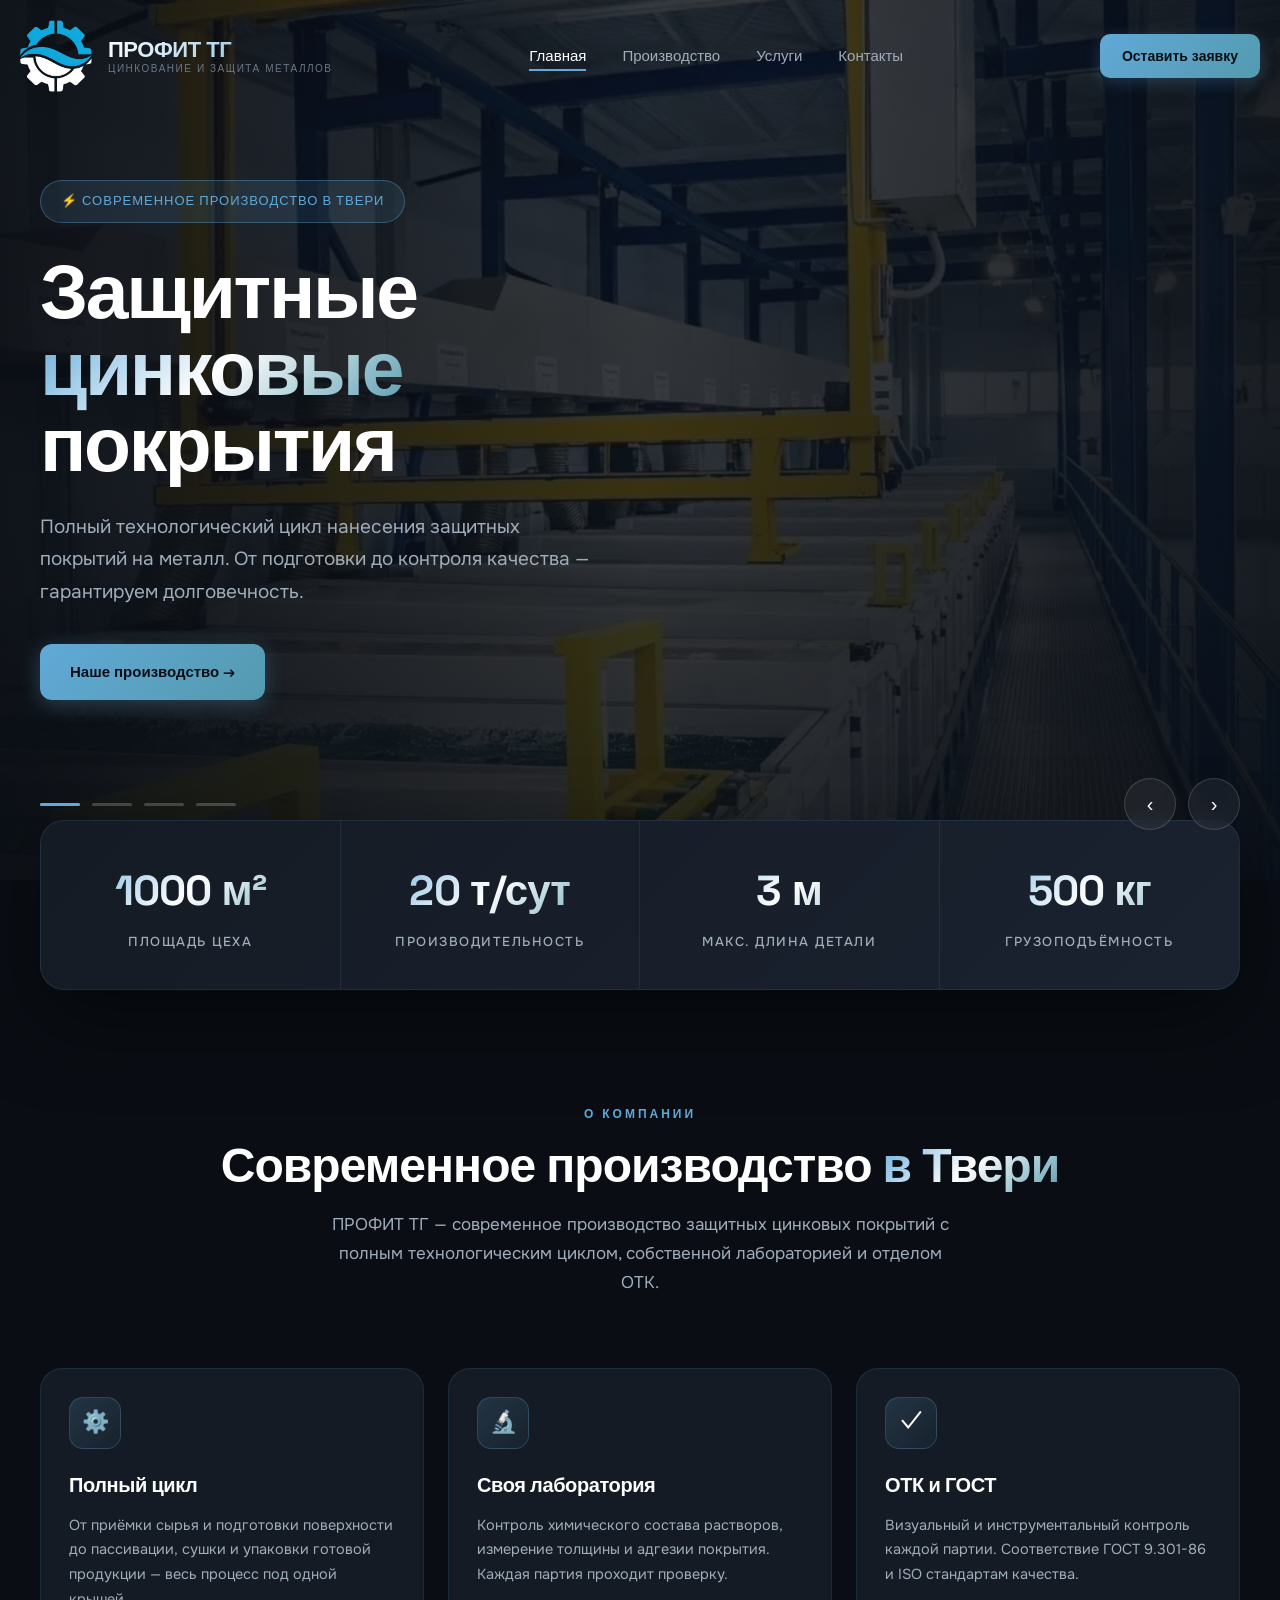
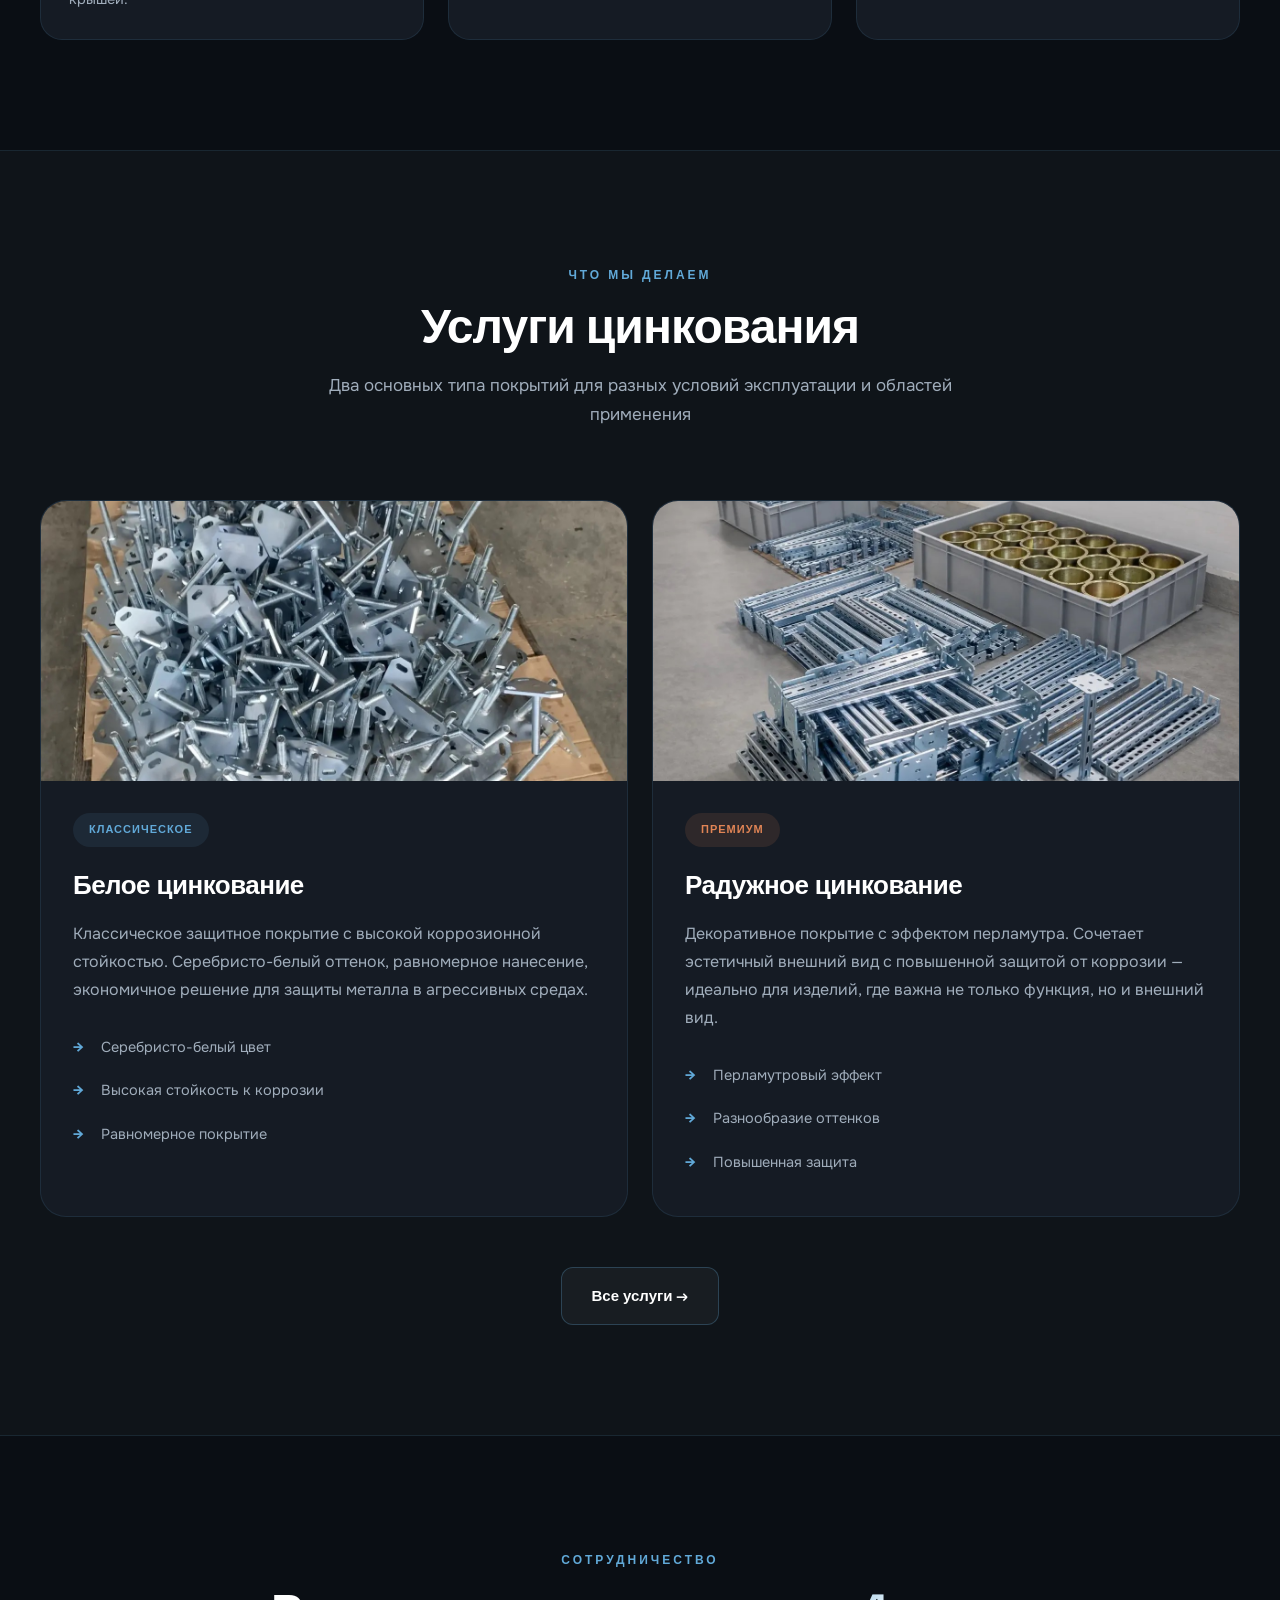
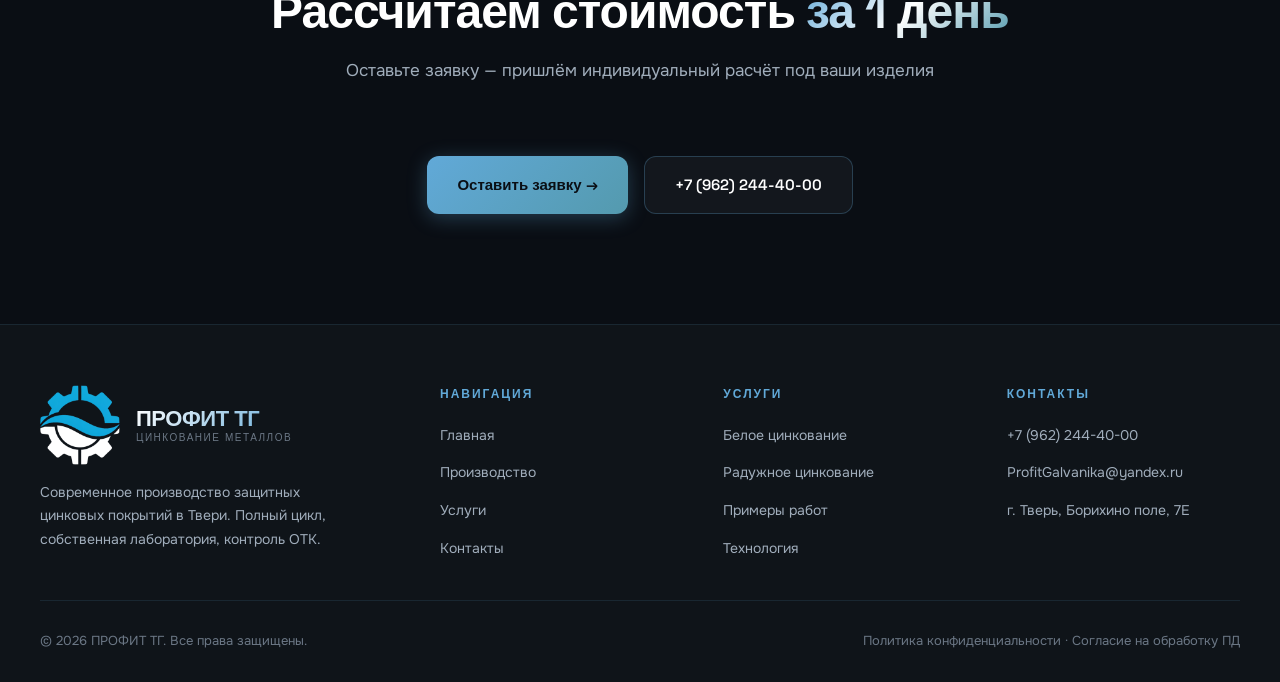
<file: index.html>
<!DOCTYPE html>
<html lang="ru">
<head>
  <meta charset="UTF-8" />
  <meta name="viewport" content="width=device-width, initial-scale=1.0" />
  <title>Профит ТГ — Цинкование и защита металлов в Твери</title>
  <meta name="description" content="ПРОФИТ ТГ — современное производство защитных цинковых покрытий в Твери. Полный технологический цикл, собственная лаборатория и отдел ОТК." />
  <link rel="icon" type="image/png" href="assets/img/favicon.png" />
  <link rel="apple-touch-icon" href="assets/img/favicon.png" />
  <link rel="preconnect" href="https://fonts.googleapis.com" />
  <link rel="preconnect" href="https://fonts.gstatic.com" crossorigin />
  <link href="https://fonts.googleapis.com/css2?family=Space+Grotesk:wght@400;500;600;700&family=Onest:wght@300;400;500;600;700&display=swap" rel="stylesheet" />
  <link rel="stylesheet" href="assets/css/style.css" />
</head>
<body>

  <!-- Navigation -->
  <nav class="nav" id="navbar">
    <div class="nav-inner">
      <a class="brand" href="index.html">
        <img src="assets/img/logo.png" alt="Профит ТГ" />
        <span class="brand-text">
          <span class="name">ПРОФИТ ТГ</span>
          <span class="tag">Цинкование и защита металлов</span>
        </span>
      </a>
      <ul class="nav-links">
        <li><a href="index.html" class="active">Главная</a></li>
        <li><a href="production.html">Производство</a></li>
        <li><a href="services.html">Услуги</a></li>
        <li><a href="contacts.html">Контакты</a></li>
      </ul>
      <a href="contacts.html#form" class="nav-cta">Оставить заявку</a>
      <button class="mobile-menu-btn" onclick="toggleMenu()" id="menuBtn"><span></span><span></span><span></span></button>
    </div>
  </nav>

  <div class="mobile-nav" id="mobileNav">
    <a href="index.html" class="active" onclick="toggleMenu()">Главная</a>
    <a href="production.html" onclick="toggleMenu()">Производство</a>
    <a href="services.html" onclick="toggleMenu()">Услуги</a>
    <a href="contacts.html" onclick="toggleMenu()">Контакты</a>
  </div>

  <!-- Banner Slider -->
  <section class="banner-slider">
    <!-- Slide 1: Производство -->
    <div class="slide">
      <div class="slide-bg" style="background-image: url('assets/img/banner-line.jpg');"></div>
      <div class="slide-overlay"></div>
      <a class="slide-link" href="production.html" aria-label="Перейти на страницу Производство"></a>
      <div class="slide-content">
        <div class="slide-inner">
          <span class="slide-tag">⚡ Современное производство в Твери</span>
          <h2>Защитные <span class="accent">цинковые</span> покрытия</h2>
          <p class="slide-desc">Полный технологический цикл нанесения защитных покрытий на металл. От подготовки до контроля качества — гарантируем долговечность.</p>
          <div class="slide-cta">
            <a href="production.html" class="btn btn-primary">Наше производство →</a>
          </div>
        </div>
      </div>
    </div>

    <!-- Slide 2: Услуги -->
    <div class="slide">
      <div class="slide-bg" style="background-image: url('assets/img/banner-chains.jpg');"></div>
      <div class="slide-overlay"></div>
      <a class="slide-link" href="services.html" aria-label="Перейти на страницу Услуги"></a>
      <div class="slide-content">
        <div class="slide-inner">
          <span class="slide-tag">🔧 Полный цикл обработки</span>
          <h2>Гальваническое <span class="accent">цинкование</span> деталей</h2>
          <p class="slide-desc">Автоматизированная линия с точным контролем температуры, плотности тока и времени обработки. Соответствие ГОСТ 9.301-86.</p>
          <div class="slide-cta">
            <a href="services.html" class="btn btn-primary">Наши услуги →</a>
          </div>
        </div>
      </div>
    </div>

    <!-- Slide 3: Готовая продукция -->
    <div class="slide">
      <div class="slide-bg" style="background-image: url('assets/img/banner-hanging.jpg');"></div>
      <div class="slide-overlay"></div>
      <a class="slide-link" href="services.html#examples" aria-label="Примеры готовой продукции"></a>
      <div class="slide-content">
        <div class="slide-inner">
          <span class="slide-tag">✓ Контроль качества ОТК</span>
          <h2>Цинкование <span class="accent">крепежа</span> и метизов</h2>
          <p class="slide-desc">Обработка партий любого объёма — от мелкого крепежа до крупногабаритных конструкций. Грузоподъёмность до 500 кг.</p>
          <div class="slide-cta">
            <a href="services.html#examples" class="btn btn-primary">Примеры работ →</a>
          </div>
        </div>
      </div>
    </div>

    <!-- Slide 4: Контакты -->
    <div class="slide">
      <div class="slide-bg" style="background-image: url('assets/img/banner-warehouse.jpg');"></div>
      <div class="slide-overlay"></div>
      <a class="slide-link" href="contacts.html" aria-label="Перейти на страницу Контакты"></a>
      <div class="slide-content">
        <div class="slide-inner">
          <span class="slide-tag">📍 г. Тверь</span>
          <h2>Готовы к <span class="accent">сотрудничеству</span></h2>
          <p class="slide-desc">Оставьте заявку, и мы подготовим индивидуальный расчёт стоимости обработки ваших изделий. Профильные конструкции, метизы, нестандарт.</p>
          <div class="slide-cta">
            <a href="contacts.html#form" class="btn btn-primary">Оставить заявку →</a>
          </div>
        </div>
      </div>
    </div>

    <!-- Controls -->
    <div class="slider-controls">
      <div class="slider-dots">
        <button class="slider-dot" aria-label="Слайд 1"></button>
        <button class="slider-dot" aria-label="Слайд 2"></button>
        <button class="slider-dot" aria-label="Слайд 3"></button>
        <button class="slider-dot" aria-label="Слайд 4"></button>
      </div>
      <div class="slider-arrows">
        <button class="slider-arrow prev" aria-label="Предыдущий">‹</button>
        <button class="slider-arrow next" aria-label="Следующий">›</button>
      </div>
    </div>
  </section>

  <!-- Stats Bar -->
  <div class="stats-wrap" style="padding: 0 40px;">
    <div class="stats-bar">
      <div class="stat-cell"><div class="num">1000 м²</div><div class="lbl">Площадь цеха</div></div>
      <div class="stat-cell"><div class="num">20 т/сут</div><div class="lbl">Производительность</div></div>
      <div class="stat-cell"><div class="num">3 м</div><div class="lbl">Макс. длина детали</div></div>
      <div class="stat-cell"><div class="num">500 кг</div><div class="lbl">Грузоподъёмность</div></div>
    </div>
  </div>

  <!-- About -->
  <section class="section">
    <div class="section-header">
      <div class="section-label">О компании</div>
      <h2>Современное производство <span class="accent">в&nbsp;Твери</span></h2>
      <p class="section-subtitle">ПРОФИТ ТГ — современное производство защитных цинковых покрытий с полным технологическим циклом, собственной лабораторией и отделом ОТК.</p>
    </div>

    <div class="cards-grid cols-3">
      <div class="card">
        <div class="card-body">
          <div class="card-icon">⚙️</div>
          <h3>Полный цикл</h3>
          <p>От приёмки сырья и подготовки поверхности до пассивации, сушки и упаковки готовой продукции — весь процесс под одной крышей.</p>
        </div>
      </div>
      <div class="card">
        <div class="card-body">
          <div class="card-icon">🔬</div>
          <h3>Своя лаборатория</h3>
          <p>Контроль химического состава растворов, измерение толщины и адгезии покрытия. Каждая партия проходит проверку.</p>
        </div>
      </div>
      <div class="card">
        <div class="card-body">
          <div class="card-icon">✓</div>
          <h3>ОТК и ГОСТ</h3>
          <p>Визуальный и инструментальный контроль каждой партии. Соответствие ГОСТ 9.301-86 и ISO стандартам качества.</p>
        </div>
      </div>
    </div>
  </section>

  <!-- Quick Services -->
  <section class="section" style="background: var(--bg-secondary); max-width: none; border-top: 1px solid var(--border); border-bottom: 1px solid var(--border);">
    <div style="max-width: var(--maxw); margin: 0 auto;">
      <div class="section-header">
        <div class="section-label">Что мы делаем</div>
        <h2>Услуги цинкования</h2>
        <p class="section-subtitle">Два основных типа покрытий для разных условий эксплуатации и областей применения</p>
      </div>

      <div class="cards-grid cols-2">
        <div class="coating-card">
          <div class="img"><img src="assets/img/gal-fasteners.jpg" alt="Белое цинкование" /></div>
          <div class="coating-body">
            <span class="coating-tag">Классическое</span>
            <h3>Белое цинкование</h3>
            <p>Классическое защитное покрытие с высокой коррозионной стойкостью. Серебристо-белый оттенок, равномерное нанесение, экономичное решение для защиты металла в агрессивных средах.</p>
            <ul class="feat-list">
              <li>Серебристо-белый цвет</li>
              <li>Высокая стойкость к коррозии</li>
              <li>Равномерное покрытие</li>
            </ul>
          </div>
        </div>
        <div class="coating-card">
          <div class="img"><img src="assets/img/gal-profiles-brass.jpg" alt="Радужное цинкование" /></div>
          <div class="coating-body">
            <span class="coating-tag warm">Премиум</span>
            <h3>Радужное цинкование</h3>
            <p>Декоративное покрытие с эффектом перламутра. Сочетает эстетичный внешний вид с повышенной защитой от коррозии — идеально для изделий, где важна не только функция, но и внешний вид.</p>
            <ul class="feat-list">
              <li>Перламутровый эффект</li>
              <li>Разнообразие оттенков</li>
              <li>Повышенная защита</li>
            </ul>
          </div>
        </div>
      </div>

      <div style="text-align: center; margin-top: 50px;">
        <a href="services.html" class="btn btn-secondary">Все услуги →</a>
      </div>
    </div>
  </section>

  <!-- CTA -->
  <section class="section" style="text-align: center;">
    <div class="section-header">
      <div class="section-label">Сотрудничество</div>
      <h2>Рассчитаем стоимость <span class="accent">за&nbsp;1&nbsp;день</span></h2>
      <p class="section-subtitle">Оставьте заявку — пришлём индивидуальный расчёт под ваши изделия</p>
    </div>
    <div style="display: flex; gap: 16px; justify-content: center; flex-wrap: wrap;">
      <a href="contacts.html#form" class="btn btn-primary">Оставить заявку →</a>
      <a href="tel:+79622444000" class="btn btn-secondary">+7 (962) 244-40-00</a>
    </div>
  </section>

  <!-- Footer -->
  <footer>
    <div class="footer-grid">
      <div class="footer-brand">
        <a class="brand" href="index.html">
          <img src="assets/img/logo.png" alt="Профит ТГ" />
          <span class="brand-text">
            <span class="name">ПРОФИТ ТГ</span>
            <span class="tag">Цинкование металлов</span>
          </span>
        </a>
        <p>Современное производство защитных цинковых покрытий в Твери. Полный цикл, собственная лаборатория, контроль ОТК.</p>
      </div>
      <div class="footer-col">
        <h5>Навигация</h5>
        <ul>
          <li><a href="index.html">Главная</a></li>
          <li><a href="production.html">Производство</a></li>
          <li><a href="services.html">Услуги</a></li>
          <li><a href="contacts.html">Контакты</a></li>
        </ul>
      </div>
      <div class="footer-col">
        <h5>Услуги</h5>
        <ul>
          <li><a href="services.html#white">Белое цинкование</a></li>
          <li><a href="services.html#rainbow">Радужное цинкование</a></li>
          <li><a href="services.html#examples">Примеры работ</a></li>
          <li><a href="production.html">Технология</a></li>
        </ul>
      </div>
      <div class="footer-col">
        <h5>Контакты</h5>
        <ul>
          <li><a href="tel:+79622444000">+7 (962) 244-40-00</a></li>
          <li><a href="mailto:ProfitGalvanika@yandex.ru">ProfitGalvanika@yandex.ru</a></li>
          <li><a href="contacts.html">г. Тверь, Борихино поле, 7Е</a></li>
        </ul>
      </div>
    </div>
    <div class="footer-bottom">
      <p>© <span id="year">2026</span> ПРОФИТ ТГ. Все права защищены.</p>
      <p class="footer-legal"><a href="privacy.html">Политика конфиденциальности</a> · <a href="personal.html">Согласие на обработку ПД</a></p>
    </div>
  </footer>

  <script>document.getElementById('year').textContent = new Date().getFullYear();</script>
  <script src="assets/js/main.js"></script>
</body>
</html>
</file>
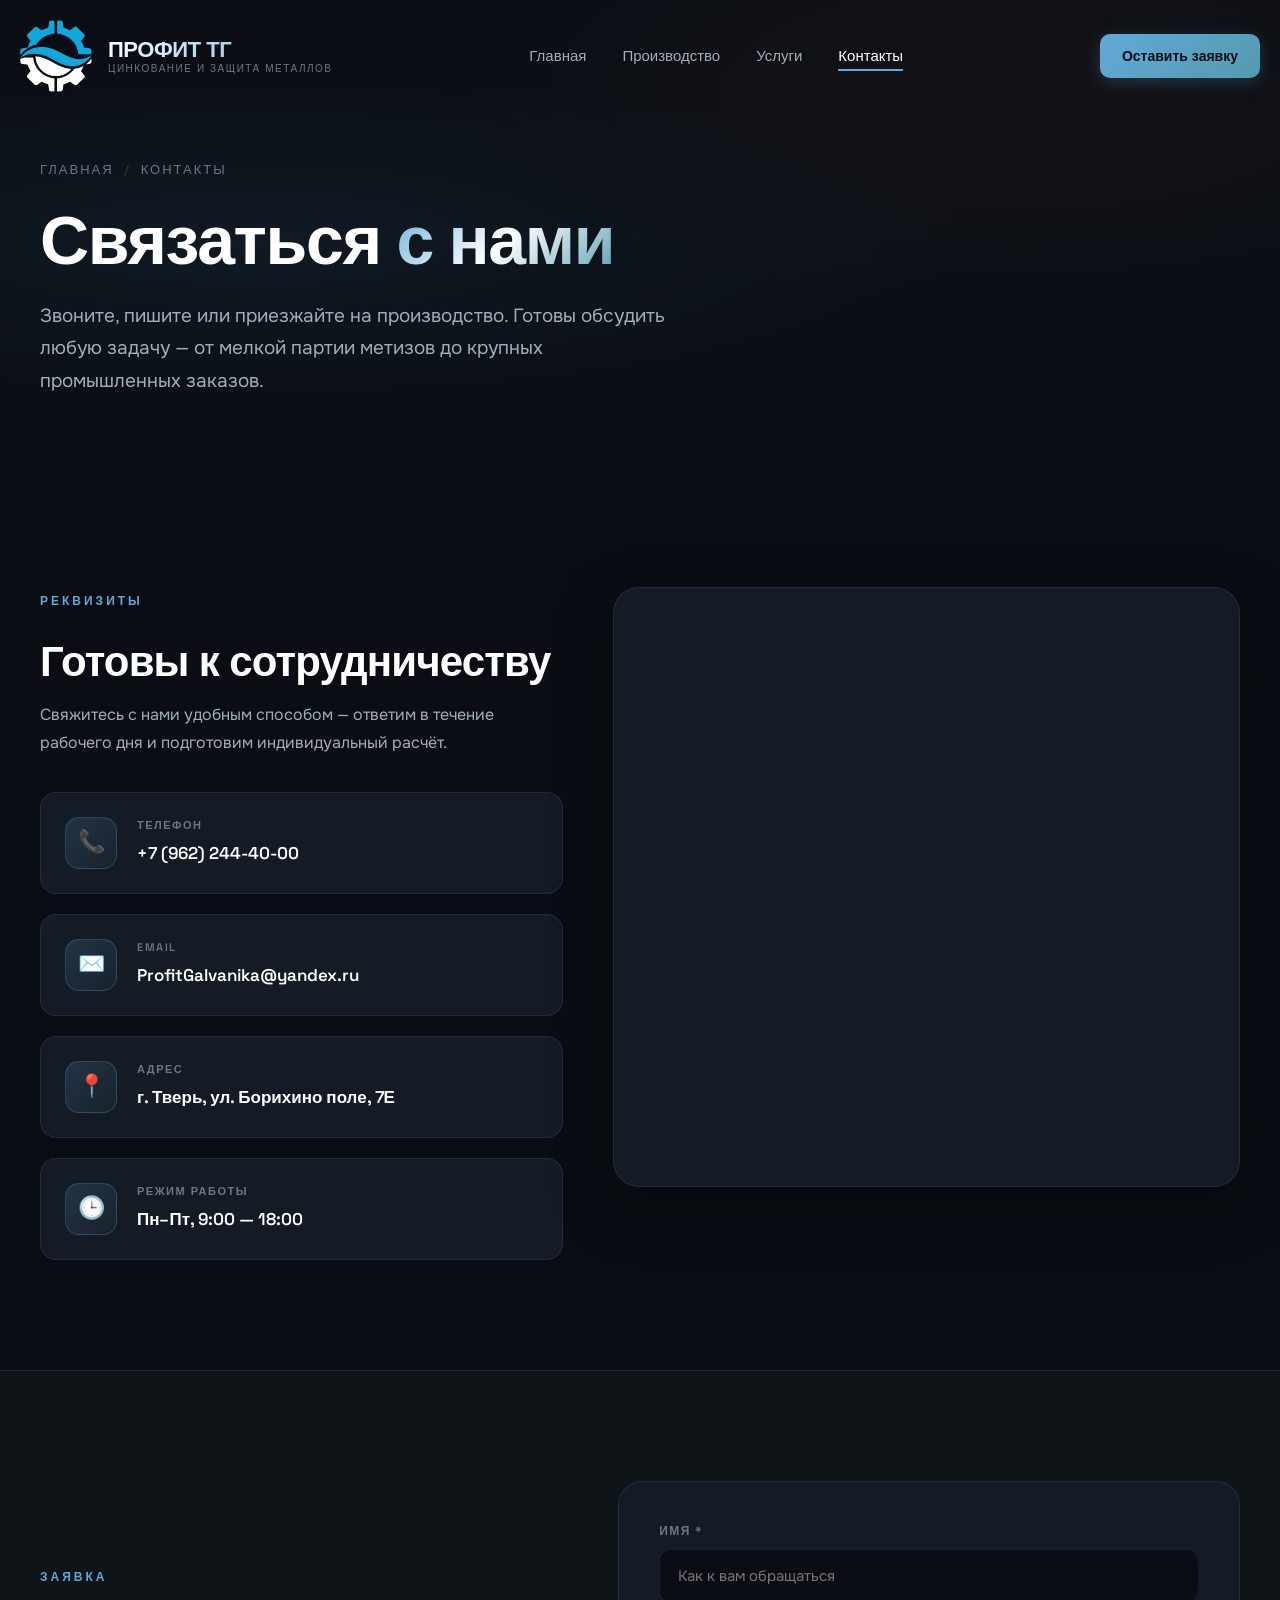
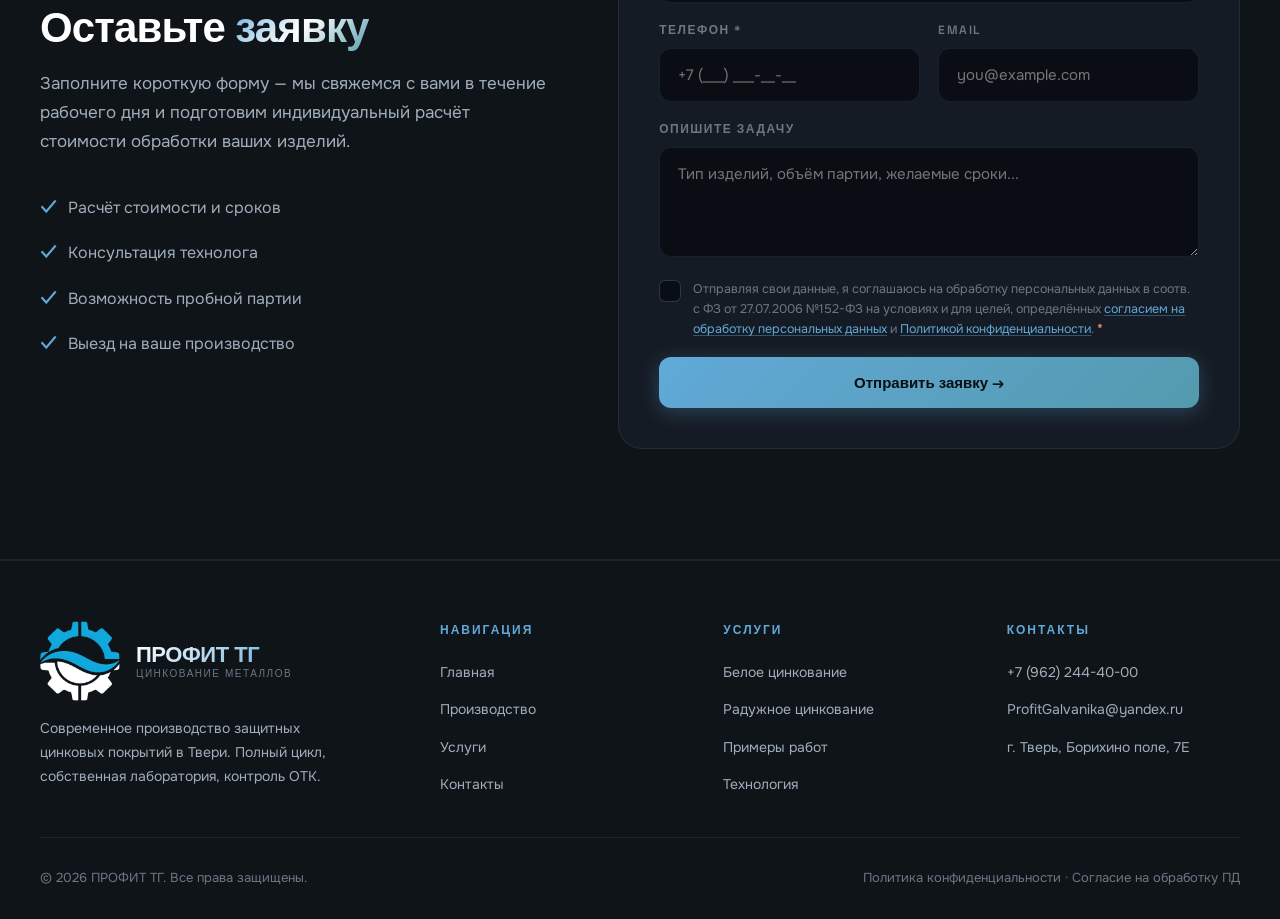
<file: contacts.html>
<!DOCTYPE html>
<html lang="ru">
<head>
  <meta charset="UTF-8" />
  <meta name="viewport" content="width=device-width, initial-scale=1.0" />
  <title>Контакты — Профит ТГ</title>
  <meta name="description" content="Контакты ПРОФИТ ТГ: г. Тверь, ул. Борихино поле, 7Е. Телефон, email, схема проезда и форма обратной связи." />
  <link rel="icon" type="image/png" href="assets/img/favicon.png" />
  <link rel="apple-touch-icon" href="assets/img/favicon.png" />
  <link rel="preconnect" href="https://fonts.googleapis.com" />
  <link rel="preconnect" href="https://fonts.gstatic.com" crossorigin />
  <link href="https://fonts.googleapis.com/css2?family=Space+Grotesk:wght@400;500;600;700&family=Onest:wght@300;400;500;600;700&display=swap" rel="stylesheet" />
  <link rel="stylesheet" href="assets/css/style.css" />
</head>
<body>

  <nav class="nav" id="navbar">
    <div class="nav-inner">
      <a class="brand" href="index.html">
        <img src="assets/img/logo.png" alt="Профит ТГ" />
        <span class="brand-text">
          <span class="name">ПРОФИТ ТГ</span>
          <span class="tag">Цинкование и защита металлов</span>
        </span>
      </a>
      <ul class="nav-links">
        <li><a href="index.html">Главная</a></li>
        <li><a href="production.html">Производство</a></li>
        <li><a href="services.html">Услуги</a></li>
        <li><a href="contacts.html" class="active">Контакты</a></li>
      </ul>
      <a href="#form" class="nav-cta">Оставить заявку</a>
      <button class="mobile-menu-btn" onclick="toggleMenu()" id="menuBtn"><span></span><span></span><span></span></button>
    </div>
  </nav>

  <div class="mobile-nav" id="mobileNav">
    <a href="index.html" onclick="toggleMenu()">Главная</a>
    <a href="production.html" onclick="toggleMenu()">Производство</a>
    <a href="services.html" onclick="toggleMenu()">Услуги</a>
    <a href="contacts.html" class="active" onclick="toggleMenu()">Контакты</a>
  </div>

  <!-- Hero -->
  <section class="page-hero" style="min-height:50vh;">
    <div class="page-hero-inner">
      <div class="breadcrumbs"><a href="index.html">Главная</a><span class="sep">/</span><span>Контакты</span></div>
      <h1>Связаться <span style="background:linear-gradient(135deg,var(--accent),#fff,var(--accent-secondary));-webkit-background-clip:text;background-clip:text;-webkit-text-fill-color:transparent;">с&nbsp;нами</span></h1>
      <p>Звоните, пишите или приезжайте на производство. Готовы обсудить любую задачу — от мелкой партии метизов до крупных промышленных заказов.</p>
    </div>
  </section>

  <!-- Contacts -->
  <section class="section">
    <div class="contacts-grid">
      <div class="contact-info">
        <span class="section-label">Реквизиты</span>
        <h2 style="font-size: clamp(28px, 3.5vw, 42px); margin: 12px 0 16px;">Готовы к сотрудничеству</h2>
        <p style="color: var(--text-secondary); font-size: 16px; line-height: 1.7;">Свяжитесь с нами удобным способом — ответим в течение рабочего дня и подготовим индивидуальный расчёт.</p>

        <div class="contact-list">
          <div class="contact-item">
            <div class="contact-icon">📞</div>
            <div>
              <h4>Телефон</h4>
              <a href="tel:+79622444000">+7 (962) 244-40-00</a>
            </div>
          </div>
          <div class="contact-item">
            <div class="contact-icon">✉️</div>
            <div>
              <h4>Email</h4>
              <a href="mailto:ProfitGalvanika@yandex.ru">ProfitGalvanika@yandex.ru</a>
            </div>
          </div>
          <div class="contact-item">
            <div class="contact-icon">📍</div>
            <div>
              <h4>Адрес</h4>
              <p>г. Тверь, ул. Борихино поле, 7Е</p>
            </div>
          </div>
          <div class="contact-item">
            <div class="contact-icon">🕒</div>
            <div>
              <h4>Режим работы</h4>
              <p>Пн–Пт, 9:00 — 18:00</p>
            </div>
          </div>
        </div>
      </div>

      <div class="map-container">
        <iframe src="https://yandex.com/map-widget/v1/?ll=35.815013%2C56.834122&z=17&l=map&pt=35.815013%2C56.834122%2Cpm2rdm" allowfullscreen="true"></iframe>
      </div>
    </div>
  </section>

  <!-- Form -->
  <section class="form-section" id="form">
    <div class="section">
      <div class="form-wrap">
        <div class="form-info">
          <span class="section-label">Заявка</span>
          <h2>Оставьте <span class="accent">заявку</span></h2>
          <p>Заполните короткую форму — мы свяжемся с вами в течение рабочего дня и подготовим индивидуальный расчёт стоимости обработки ваших изделий.</p>
          <ul>
            <li>Расчёт стоимости и сроков</li>
            <li>Консультация технолога</li>
            <li>Возможность пробной партии</li>
            <li>Выезд на ваше производство</li>
          </ul>
        </div>

        <form class="feedback-form" id="feedbackForm" novalidate>
          <div class="field">
            <label for="f-name">Имя *</label>
            <input id="f-name" name="name" type="text" placeholder="Как к вам обращаться" required />
          </div>
          <div class="field-row">
            <div class="field">
              <label for="f-phone">Телефон *</label>
              <input id="f-phone" name="phone" type="tel" placeholder="+7 (___) ___-__-__" />
            </div>
            <div class="field">
              <label for="f-email">Email</label>
              <input id="f-email" name="email" type="email" placeholder="you@example.com" />
            </div>
          </div>
          <div class="field">
            <label for="f-message">Опишите задачу</label>
            <textarea id="f-message" name="message" placeholder="Тип изделий, объём партии, желаемые сроки..."></textarea>
          </div>
          <label class="consent-check">
            <input type="checkbox" id="f-consent" name="consent" required />
            <span class="consent-box" aria-hidden="true"></span>
            <span class="consent-text">
              Отправляя свои данные, я соглашаюсь на обработку персональных данных в соотв. с ФЗ от 27.07.2006 №152-ФЗ на условиях и для целей, определённых <a href="personal.html" target="_blank" rel="noopener">согласием на обработку персональных данных</a> и <a href="privacy.html" target="_blank" rel="noopener">Политикой конфиденциальности</a>. <span class="req">*</span>
            </span>
          </label>
          <button type="submit" class="btn btn-primary" style="justify-content:center;">Отправить заявку →</button>
          <div class="form-status"></div>
        </form>
      </div>
    </div>
  </section>

  <footer>
    <div class="footer-grid">
      <div class="footer-brand">
        <a class="brand" href="index.html">
          <img src="assets/img/logo.png" alt="Профит ТГ" />
          <span class="brand-text"><span class="name">ПРОФИТ ТГ</span><span class="tag">Цинкование металлов</span></span>
        </a>
        <p>Современное производство защитных цинковых покрытий в Твери. Полный цикл, собственная лаборатория, контроль ОТК.</p>
      </div>
      <div class="footer-col"><h5>Навигация</h5><ul><li><a href="index.html">Главная</a></li><li><a href="production.html">Производство</a></li><li><a href="services.html">Услуги</a></li><li><a href="contacts.html">Контакты</a></li></ul></div>
      <div class="footer-col"><h5>Услуги</h5><ul><li><a href="services.html#white">Белое цинкование</a></li><li><a href="services.html#rainbow">Радужное цинкование</a></li><li><a href="services.html#examples">Примеры работ</a></li><li><a href="production.html">Технология</a></li></ul></div>
      <div class="footer-col"><h5>Контакты</h5><ul><li><a href="tel:+79622444000">+7 (962) 244-40-00</a></li><li><a href="mailto:ProfitGalvanika@yandex.ru">ProfitGalvanika@yandex.ru</a></li><li><a href="contacts.html">г. Тверь, Борихино поле, 7Е</a></li></ul></div>
    </div>
    <div class="footer-bottom">
      <p>© <span id="year">2026</span> ПРОФИТ ТГ. Все права защищены.</p>
      <p class="footer-legal"><a href="privacy.html">Политика конфиденциальности</a> · <a href="personal.html">Согласие на обработку ПД</a></p>
    </div>
  </footer>

  <script>document.getElementById('year').textContent = new Date().getFullYear();</script>
  <script src="assets/js/main.js"></script>
</body>
</html>
</file>
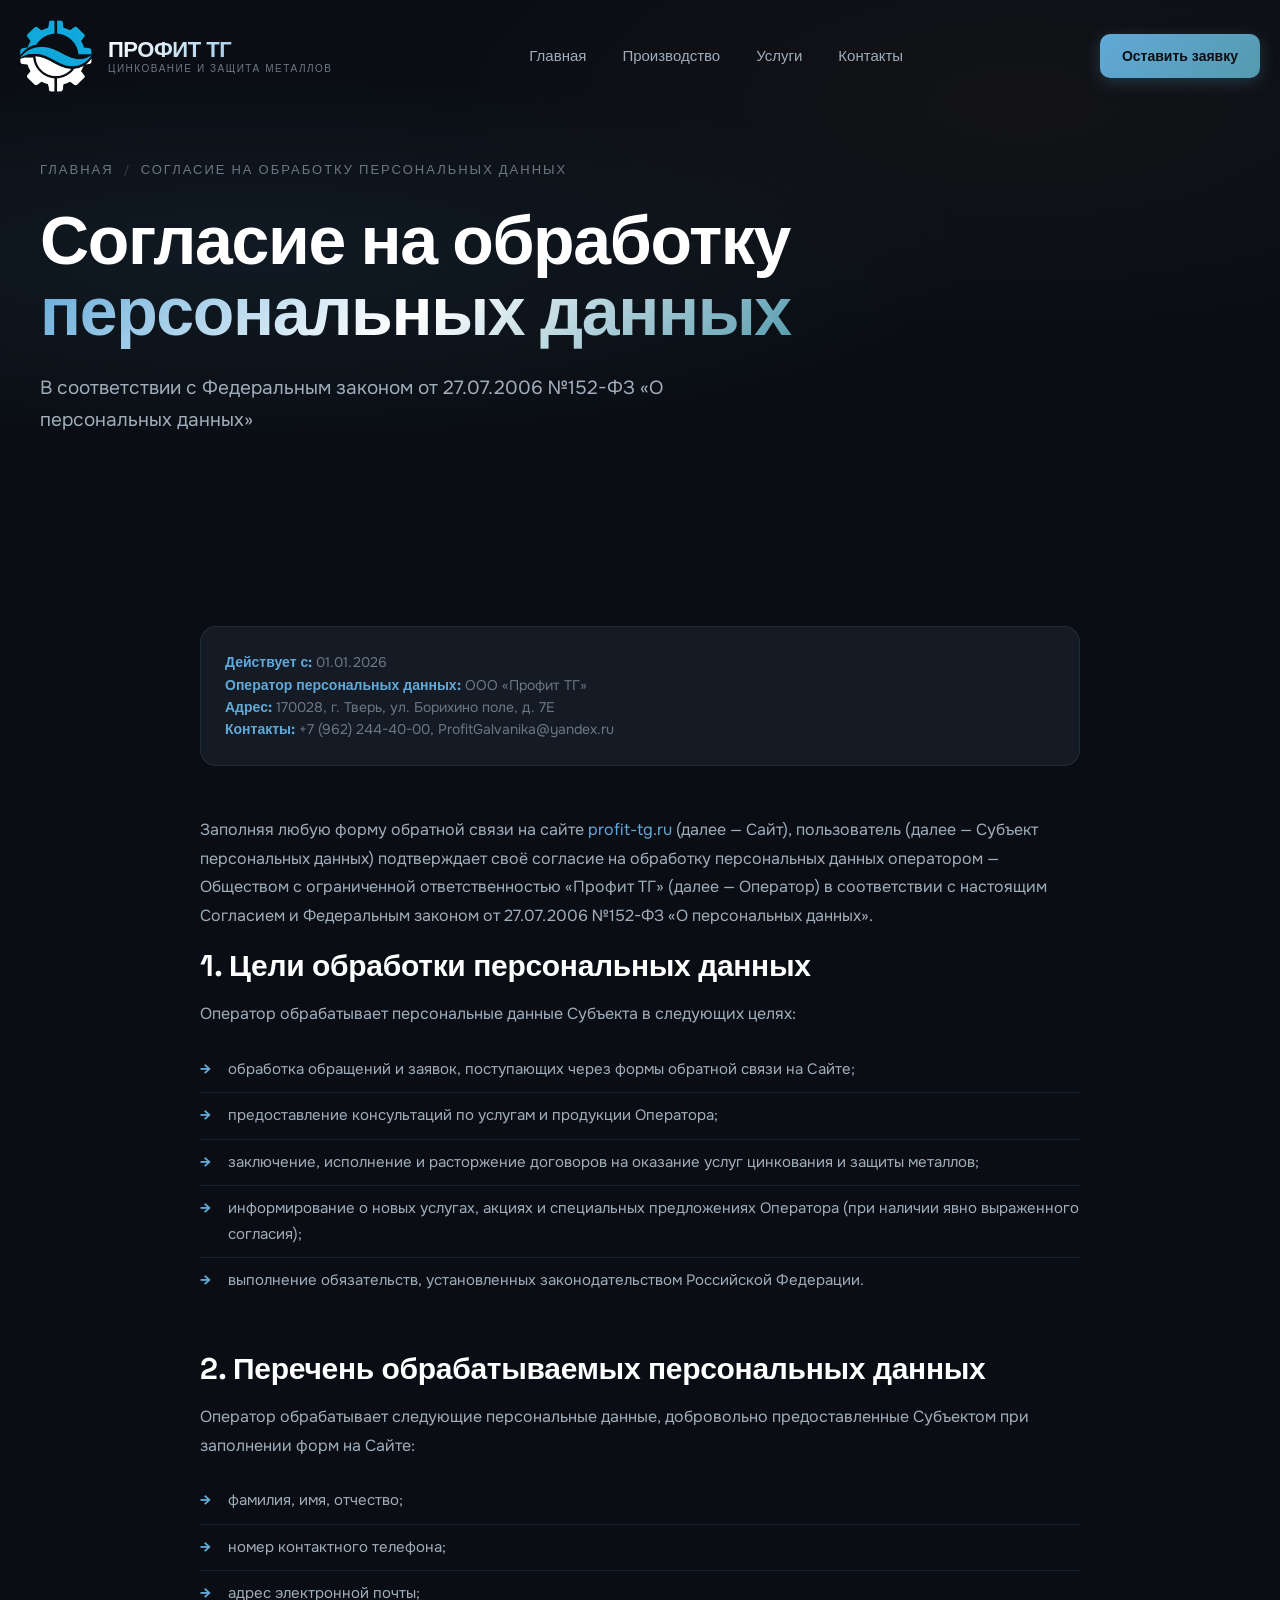
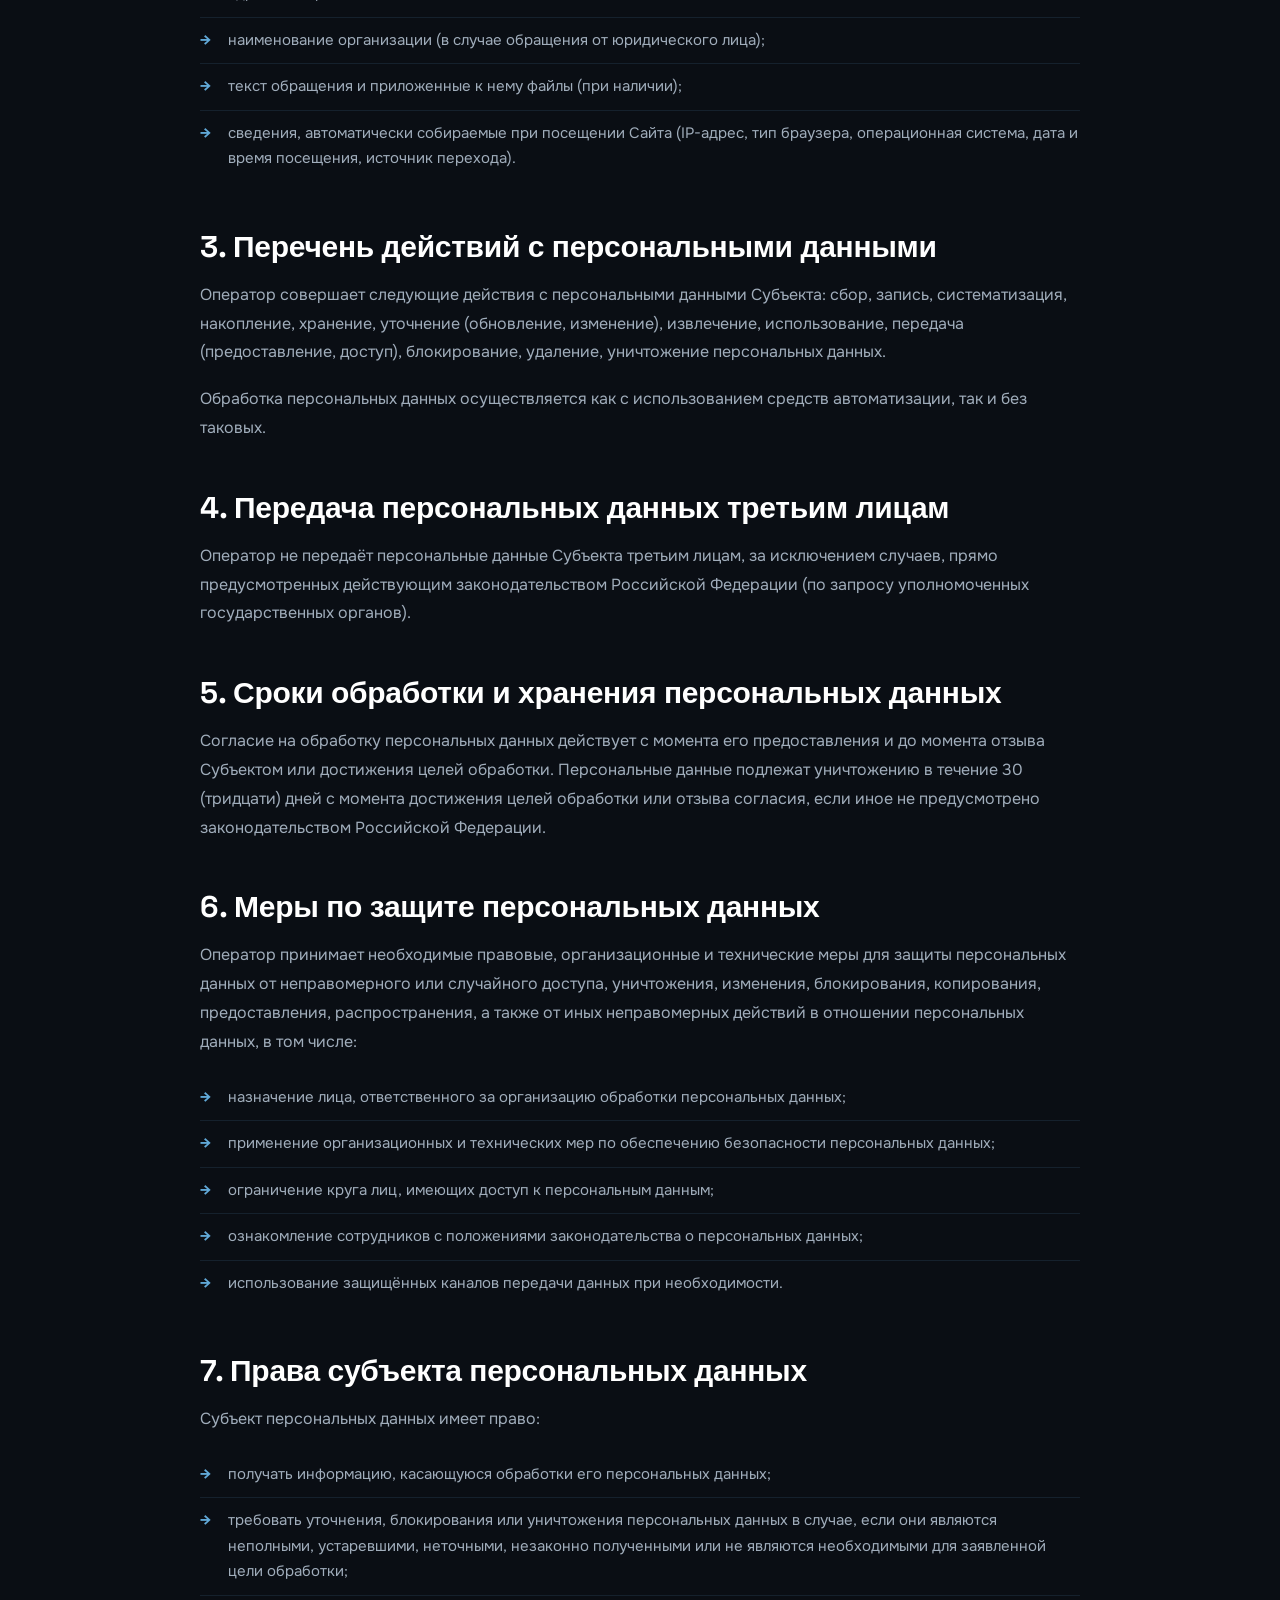
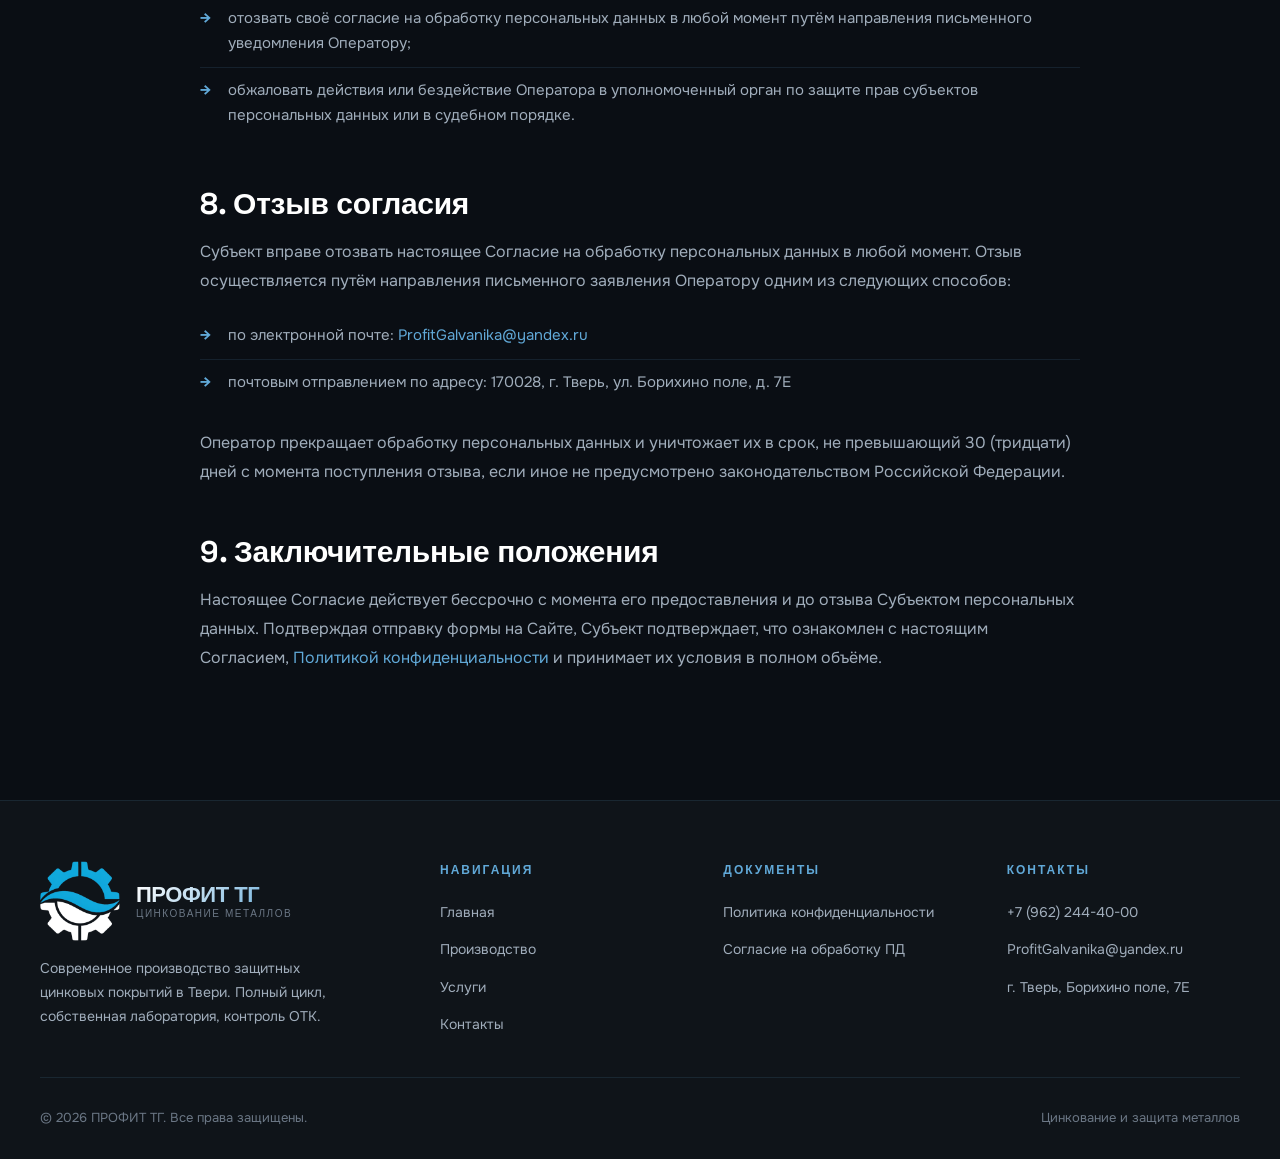
<file: personal.html>
<!DOCTYPE html>
<html lang="ru">
<head>
  <meta charset="UTF-8" />
  <meta name="viewport" content="width=device-width, initial-scale=1.0" />
  <title>Согласие на обработку персональных данных — Профит ТГ</title>
  <meta name="description" content="Согласие на обработку персональных данных пользователей сайта ООО «Профит ТГ» в соответствии с ФЗ от 27.07.2006 №152-ФЗ." />
  <link rel="icon" type="image/png" href="assets/img/favicon.png" />
  <link rel="apple-touch-icon" href="assets/img/favicon.png" />
  <link rel="preconnect" href="https://fonts.googleapis.com" />
  <link rel="preconnect" href="https://fonts.gstatic.com" crossorigin />
  <link href="https://fonts.googleapis.com/css2?family=Space+Grotesk:wght@400;500;600;700&family=Onest:wght@300;400;500;600;700&display=swap" rel="stylesheet" />
  <link rel="stylesheet" href="assets/css/style.css" />
  <style>
    .legal-content { max-width: 880px; margin: 0 auto; }
    .legal-content h2 {
      font-family: var(--font-display);
      font-size: clamp(22px, 2.4vw, 30px);
      margin: 48px 0 18px;
      color: var(--text-primary);
      letter-spacing: -0.01em;
    }
    .legal-content h2:first-of-type { margin-top: 0; }
    .legal-content p {
      color: var(--text-secondary);
      font-size: 16px;
      line-height: 1.8;
      margin-bottom: 18px;
    }
    .legal-content ul {
      list-style: none; padding: 0;
      margin: 18px 0 24px;
    }
    .legal-content ul li {
      position: relative;
      padding: 10px 0 10px 28px;
      color: var(--text-secondary);
      font-size: 15px;
      line-height: 1.7;
      border-bottom: 1px solid var(--border);
    }
    .legal-content ul li:last-child { border-bottom: none; }
    .legal-content ul li::before {
      content: '→';
      position: absolute; left: 0;
      color: var(--accent);
      font-weight: 700;
    }
    .legal-meta {
      padding: 24px;
      background: var(--bg-card);
      border: 1px solid var(--border);
      border-radius: 16px;
      margin-bottom: 50px;
      color: var(--text-muted);
      font-size: 14px;
    }
    .legal-meta strong { color: var(--accent); font-family: var(--font-display); }
  </style>
</head>
<body>

  <nav class="nav" id="navbar">
    <div class="nav-inner">
      <a class="brand" href="index.html">
        <img src="assets/img/logo.png" alt="Профит ТГ" />
        <span class="brand-text">
          <span class="name">ПРОФИТ ТГ</span>
          <span class="tag">Цинкование и защита металлов</span>
        </span>
      </a>
      <ul class="nav-links">
        <li><a href="index.html">Главная</a></li>
        <li><a href="production.html">Производство</a></li>
        <li><a href="services.html">Услуги</a></li>
        <li><a href="contacts.html">Контакты</a></li>
      </ul>
      <a href="contacts.html#form" class="nav-cta">Оставить заявку</a>
      <button class="mobile-menu-btn" onclick="toggleMenu()" id="menuBtn"><span></span><span></span><span></span></button>
    </div>
  </nav>

  <div class="mobile-nav" id="mobileNav">
    <a href="index.html" onclick="toggleMenu()">Главная</a>
    <a href="production.html" onclick="toggleMenu()">Производство</a>
    <a href="services.html" onclick="toggleMenu()">Услуги</a>
    <a href="contacts.html" onclick="toggleMenu()">Контакты</a>
  </div>

  <section class="page-hero" style="min-height: 40vh;">
    <div class="page-hero-inner">
      <div class="breadcrumbs">
        <a href="index.html">Главная</a><span class="sep">/</span><span>Согласие на обработку персональных данных</span>
      </div>
      <h1>Согласие на обработку <span style="background:linear-gradient(135deg,var(--accent),#fff,var(--accent-secondary));-webkit-background-clip:text;background-clip:text;-webkit-text-fill-color:transparent;">персональных данных</span></h1>
      <p>В соответствии с Федеральным законом от 27.07.2006 №152-ФЗ «О персональных данных»</p>
    </div>
  </section>

  <section class="section">
    <div class="legal-content">
      <div class="legal-meta">
        <strong>Действует с:</strong> 01.01.2026<br>
        <strong>Оператор персональных данных:</strong> ООО «Профит ТГ»<br>
        <strong>Адрес:</strong> 170028, г. Тверь, ул. Борихино поле, д. 7Е<br>
        <strong>Контакты:</strong> +7 (962) 244-40-00, ProfitGalvanika@yandex.ru
      </div>

      <p>Заполняя любую форму обратной связи на сайте <a href="https://profit-tg.ru" style="color:var(--accent);">profit-tg.ru</a> (далее — Сайт), пользователь (далее — Субъект персональных данных) подтверждает своё согласие на обработку персональных данных оператором — Обществом с ограниченной ответственностью «Профит ТГ» (далее — Оператор) в соответствии с настоящим Согласием и Федеральным законом от 27.07.2006 №152-ФЗ «О персональных данных».</p>

      <h2>1. Цели обработки персональных данных</h2>

      <p>Оператор обрабатывает персональные данные Субъекта в следующих целях:</p>

      <ul>
        <li>обработка обращений и заявок, поступающих через формы обратной связи на Сайте;</li>
        <li>предоставление консультаций по услугам и продукции Оператора;</li>
        <li>заключение, исполнение и расторжение договоров на оказание услуг цинкования и защиты металлов;</li>
        <li>информирование о новых услугах, акциях и специальных предложениях Оператора (при наличии явно выраженного согласия);</li>
        <li>выполнение обязательств, установленных законодательством Российской Федерации.</li>
      </ul>

      <h2>2. Перечень обрабатываемых персональных данных</h2>

      <p>Оператор обрабатывает следующие персональные данные, добровольно предоставленные Субъектом при заполнении форм на Сайте:</p>

      <ul>
        <li>фамилия, имя, отчество;</li>
        <li>номер контактного телефона;</li>
        <li>адрес электронной почты;</li>
        <li>наименование организации (в случае обращения от юридического лица);</li>
        <li>текст обращения и приложенные к нему файлы (при наличии);</li>
        <li>сведения, автоматически собираемые при посещении Сайта (IP-адрес, тип браузера, операционная система, дата и время посещения, источник перехода).</li>
      </ul>

      <h2>3. Перечень действий с персональными данными</h2>

      <p>Оператор совершает следующие действия с персональными данными Субъекта: сбор, запись, систематизация, накопление, хранение, уточнение (обновление, изменение), извлечение, использование, передача (предоставление, доступ), блокирование, удаление, уничтожение персональных данных.</p>

      <p>Обработка персональных данных осуществляется как с использованием средств автоматизации, так и без таковых.</p>

      <h2>4. Передача персональных данных третьим лицам</h2>

      <p>Оператор не передаёт персональные данные Субъекта третьим лицам, за исключением случаев, прямо предусмотренных действующим законодательством Российской Федерации (по запросу уполномоченных государственных органов).</p>

      <h2>5. Сроки обработки и хранения персональных данных</h2>

      <p>Согласие на обработку персональных данных действует с момента его предоставления и до момента отзыва Субъектом или достижения целей обработки. Персональные данные подлежат уничтожению в течение 30 (тридцати) дней с момента достижения целей обработки или отзыва согласия, если иное не предусмотрено законодательством Российской Федерации.</p>

      <h2>6. Меры по защите персональных данных</h2>

      <p>Оператор принимает необходимые правовые, организационные и технические меры для защиты персональных данных от неправомерного или случайного доступа, уничтожения, изменения, блокирования, копирования, предоставления, распространения, а также от иных неправомерных действий в отношении персональных данных, в том числе:</p>

      <ul>
        <li>назначение лица, ответственного за организацию обработки персональных данных;</li>
        <li>применение организационных и технических мер по обеспечению безопасности персональных данных;</li>
        <li>ограничение круга лиц, имеющих доступ к персональным данным;</li>
        <li>ознакомление сотрудников с положениями законодательства о персональных данных;</li>
        <li>использование защищённых каналов передачи данных при необходимости.</li>
      </ul>

      <h2>7. Права субъекта персональных данных</h2>

      <p>Субъект персональных данных имеет право:</p>

      <ul>
        <li>получать информацию, касающуюся обработки его персональных данных;</li>
        <li>требовать уточнения, блокирования или уничтожения персональных данных в случае, если они являются неполными, устаревшими, неточными, незаконно полученными или не являются необходимыми для заявленной цели обработки;</li>
        <li>отозвать своё согласие на обработку персональных данных в любой момент путём направления письменного уведомления Оператору;</li>
        <li>обжаловать действия или бездействие Оператора в уполномоченный орган по защите прав субъектов персональных данных или в судебном порядке.</li>
      </ul>

      <h2>8. Отзыв согласия</h2>

      <p>Субъект вправе отозвать настоящее Согласие на обработку персональных данных в любой момент. Отзыв осуществляется путём направления письменного заявления Оператору одним из следующих способов:</p>

      <ul>
        <li>по электронной почте: <a href="mailto:ProfitGalvanika@yandex.ru" style="color:var(--accent);">ProfitGalvanika@yandex.ru</a></li>
        <li>почтовым отправлением по адресу: 170028, г. Тверь, ул. Борихино поле, д. 7Е</li>
      </ul>

      <p>Оператор прекращает обработку персональных данных и уничтожает их в срок, не превышающий 30 (тридцати) дней с момента поступления отзыва, если иное не предусмотрено законодательством Российской Федерации.</p>

      <h2>9. Заключительные положения</h2>

      <p>Настоящее Согласие действует бессрочно с момента его предоставления и до отзыва Субъектом персональных данных. Подтверждая отправку формы на Сайте, Субъект подтверждает, что ознакомлен с настоящим Согласием, <a href="privacy.html" style="color:var(--accent);">Политикой конфиденциальности</a> и принимает их условия в полном объёме.</p>
    </div>
  </section>

  <footer>
    <div class="footer-grid">
      <div class="footer-brand">
        <a class="brand" href="index.html">
          <img src="assets/img/logo.png" alt="Профит ТГ" />
          <span class="brand-text"><span class="name">ПРОФИТ ТГ</span><span class="tag">Цинкование металлов</span></span>
        </a>
        <p>Современное производство защитных цинковых покрытий в Твери. Полный цикл, собственная лаборатория, контроль ОТК.</p>
      </div>
      <div class="footer-col"><h5>Навигация</h5><ul><li><a href="index.html">Главная</a></li><li><a href="production.html">Производство</a></li><li><a href="services.html">Услуги</a></li><li><a href="contacts.html">Контакты</a></li></ul></div>
      <div class="footer-col"><h5>Документы</h5><ul><li><a href="privacy.html">Политика конфиденциальности</a></li><li><a href="personal.html">Согласие на обработку ПД</a></li></ul></div>
      <div class="footer-col"><h5>Контакты</h5><ul><li><a href="tel:+79622444000">+7 (962) 244-40-00</a></li><li><a href="mailto:ProfitGalvanika@yandex.ru">ProfitGalvanika@yandex.ru</a></li><li><a href="contacts.html">г. Тверь, Борихино поле, 7Е</a></li></ul></div>
    </div>
    <div class="footer-bottom"><p>© <span id="year">2026</span> ПРОФИТ ТГ. Все права защищены.</p><p>Цинкование и защита металлов</p></div>
  </footer>

  <script>document.getElementById('year').textContent = new Date().getFullYear();</script>
  <script src="assets/js/main.js"></script>
</body>
</html>
</file>
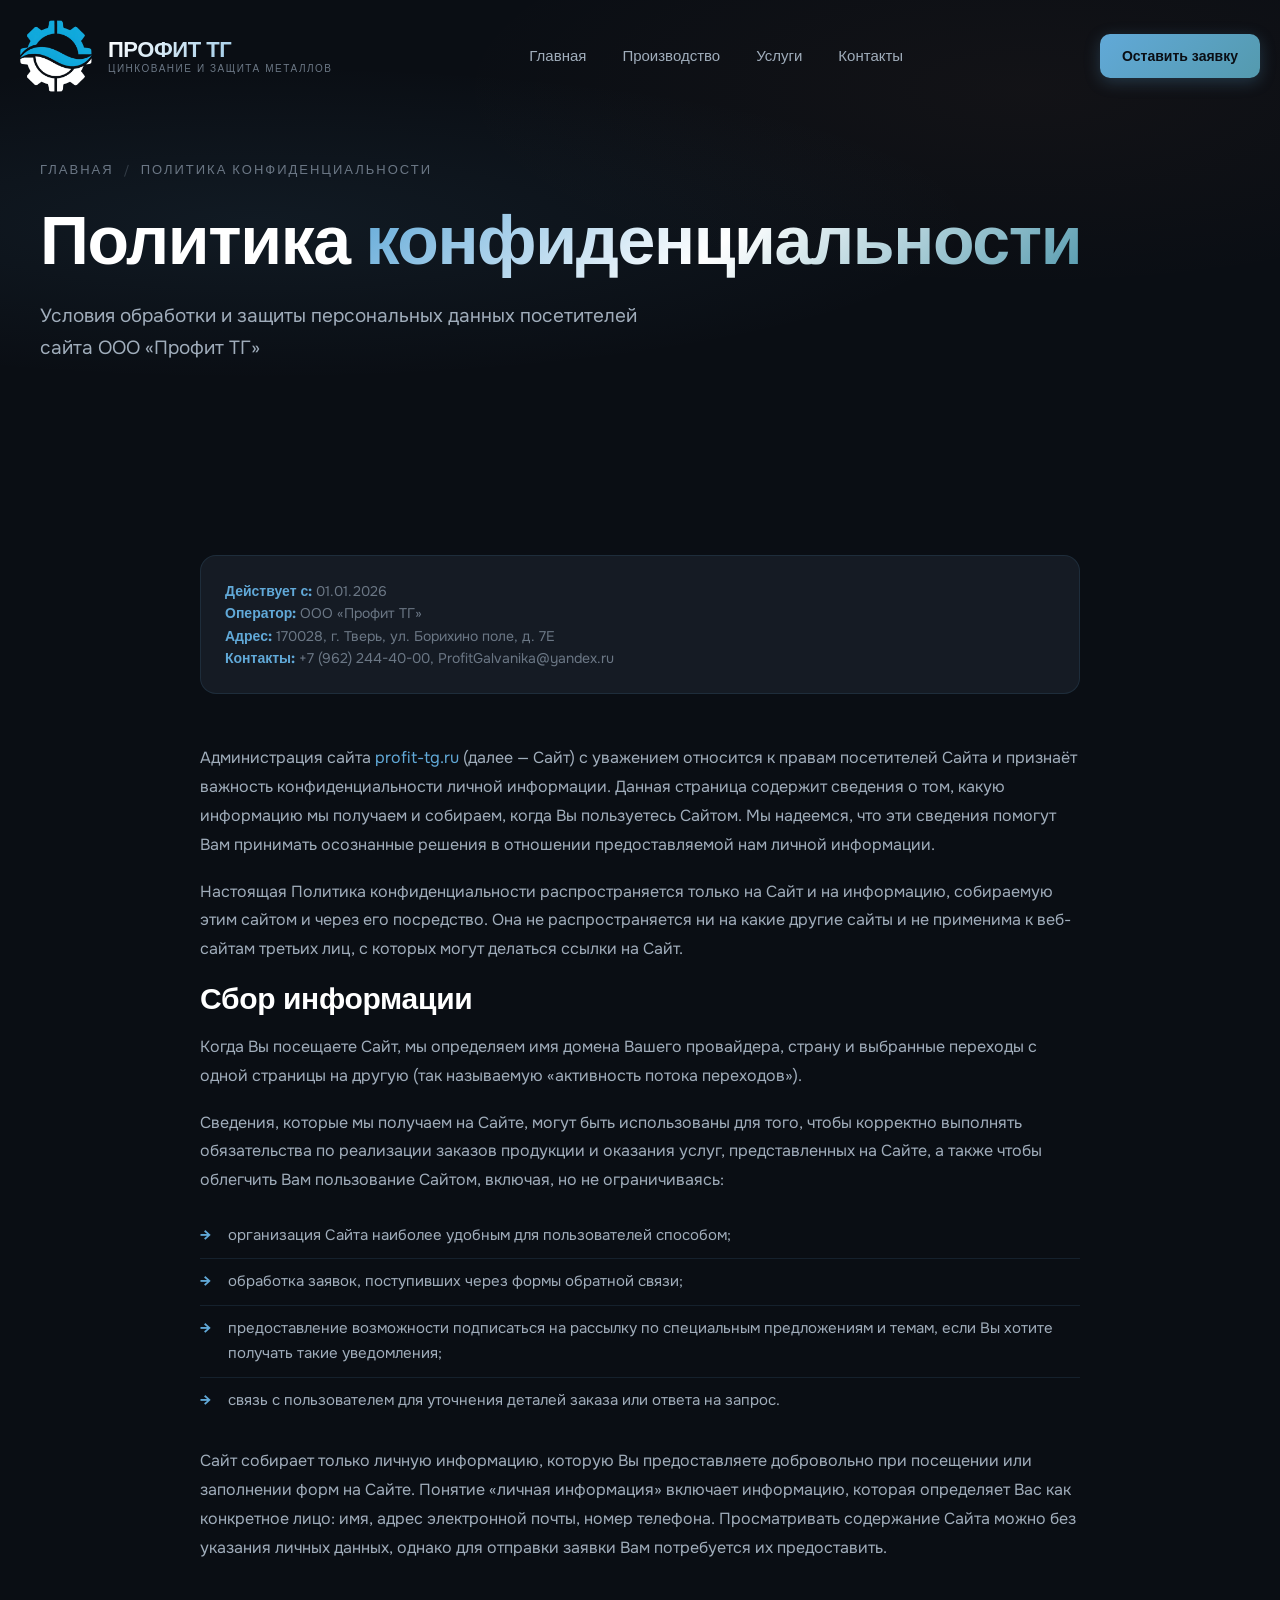
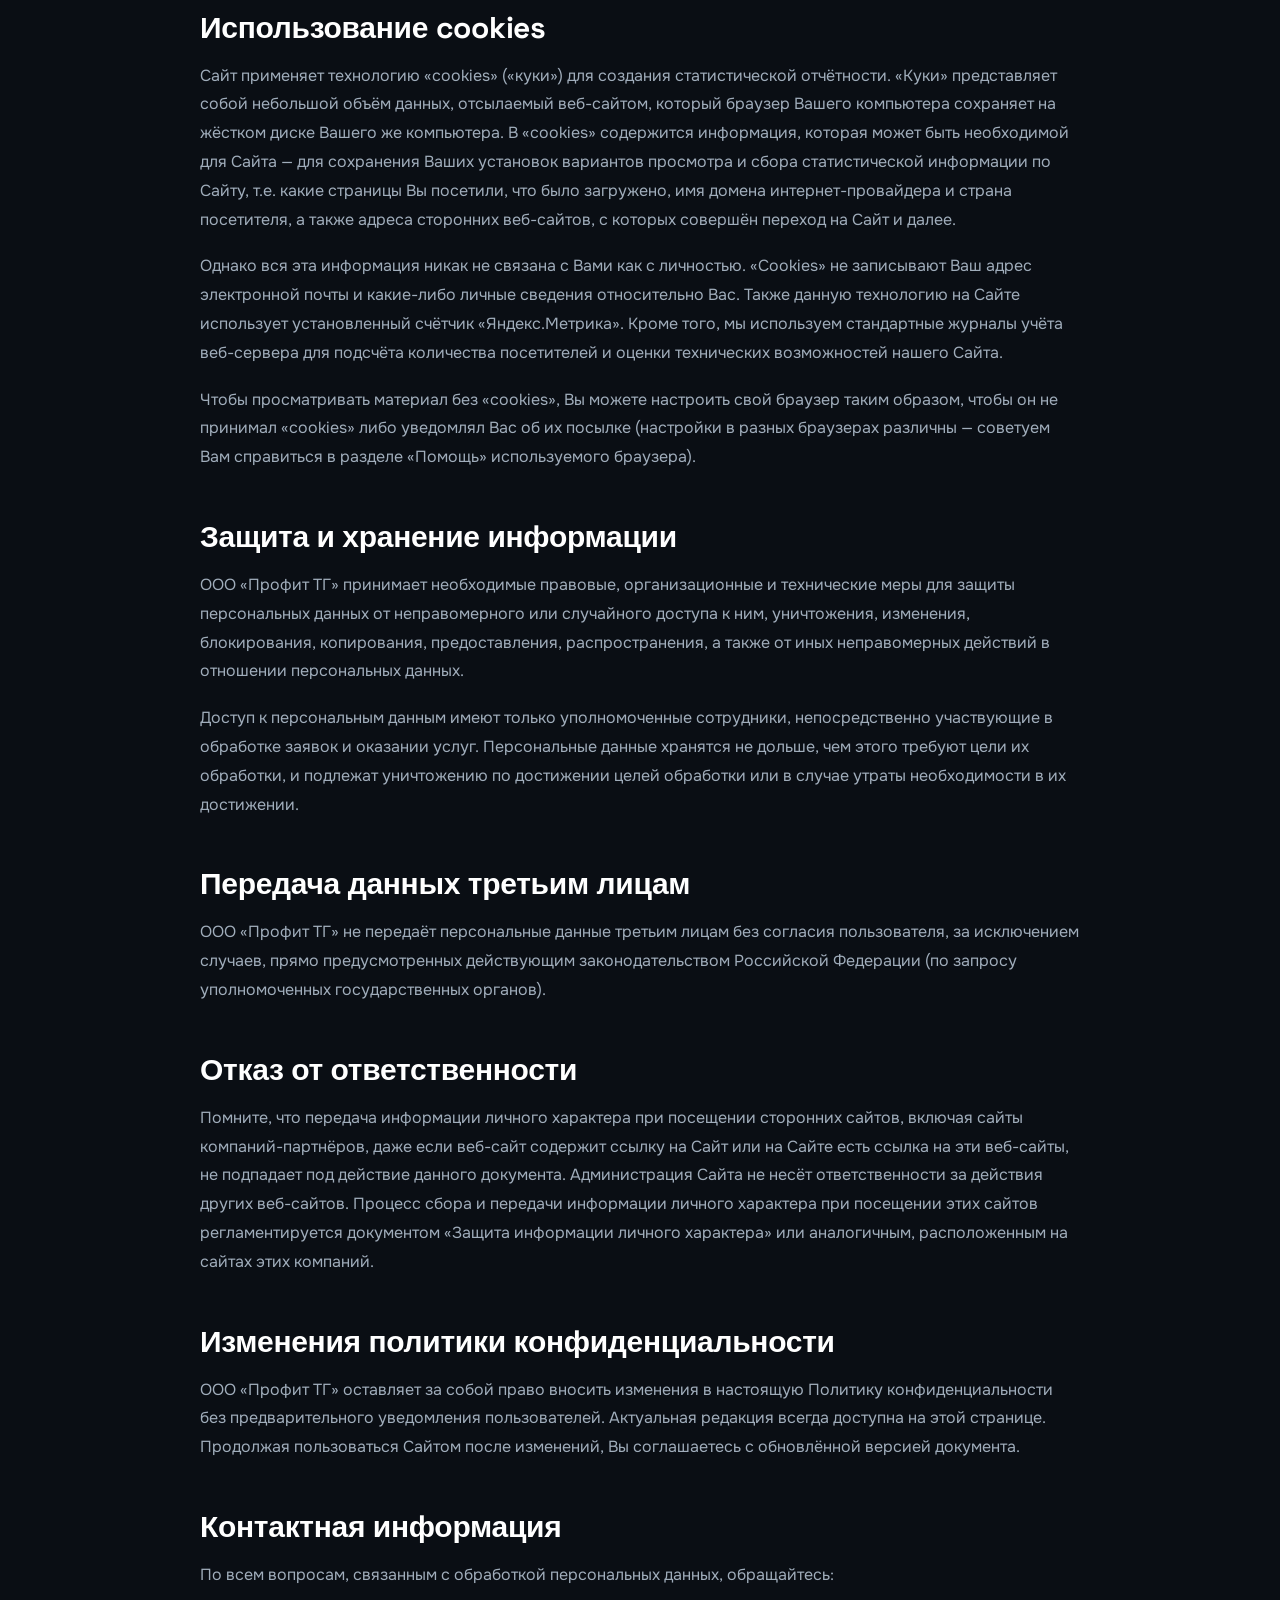
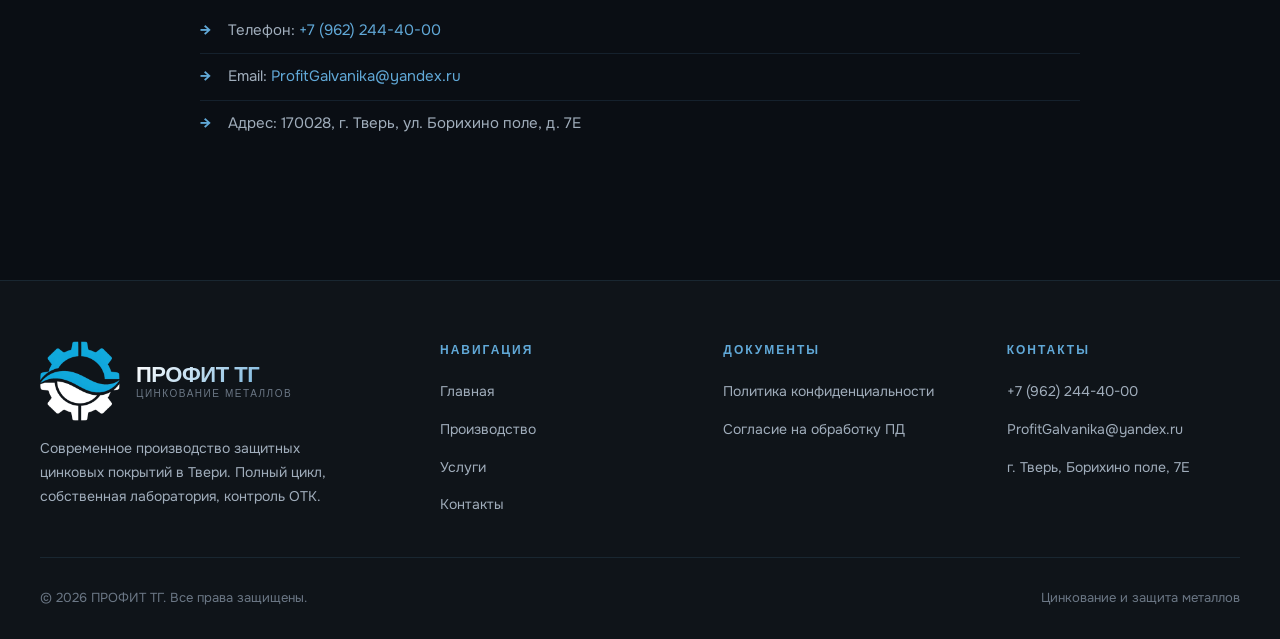
<file: privacy.html>
<!DOCTYPE html>
<html lang="ru">
<head>
  <meta charset="UTF-8" />
  <meta name="viewport" content="width=device-width, initial-scale=1.0" />
  <title>Политика конфиденциальности — Профит ТГ</title>
  <meta name="description" content="Политика конфиденциальности ООО «Профит ТГ» — обработка персональных данных, использование cookies, защита информации." />
  <link rel="icon" type="image/png" href="assets/img/favicon.png" />
  <link rel="apple-touch-icon" href="assets/img/favicon.png" />
  <link rel="preconnect" href="https://fonts.googleapis.com" />
  <link rel="preconnect" href="https://fonts.gstatic.com" crossorigin />
  <link href="https://fonts.googleapis.com/css2?family=Space+Grotesk:wght@400;500;600;700&family=Onest:wght@300;400;500;600;700&display=swap" rel="stylesheet" />
  <link rel="stylesheet" href="assets/css/style.css" />
  <style>
    .legal-content { max-width: 880px; margin: 0 auto; }
    .legal-content h2 {
      font-family: var(--font-display);
      font-size: clamp(22px, 2.4vw, 30px);
      margin: 48px 0 18px;
      color: var(--text-primary);
      letter-spacing: -0.01em;
    }
    .legal-content h2:first-of-type { margin-top: 0; }
    .legal-content p {
      color: var(--text-secondary);
      font-size: 16px;
      line-height: 1.8;
      margin-bottom: 18px;
    }
    .legal-content ul {
      list-style: none; padding: 0;
      margin: 18px 0 24px;
    }
    .legal-content ul li {
      position: relative;
      padding: 10px 0 10px 28px;
      color: var(--text-secondary);
      font-size: 15px;
      line-height: 1.7;
      border-bottom: 1px solid var(--border);
    }
    .legal-content ul li:last-child { border-bottom: none; }
    .legal-content ul li::before {
      content: '→';
      position: absolute; left: 0;
      color: var(--accent);
      font-weight: 700;
    }
    .legal-meta {
      padding: 24px;
      background: var(--bg-card);
      border: 1px solid var(--border);
      border-radius: 16px;
      margin-bottom: 50px;
      color: var(--text-muted);
      font-size: 14px;
    }
    .legal-meta strong { color: var(--accent); font-family: var(--font-display); }
  </style>
</head>
<body>

  <nav class="nav" id="navbar">
    <div class="nav-inner">
      <a class="brand" href="index.html">
        <img src="assets/img/logo.png" alt="Профит ТГ" />
        <span class="brand-text">
          <span class="name">ПРОФИТ ТГ</span>
          <span class="tag">Цинкование и защита металлов</span>
        </span>
      </a>
      <ul class="nav-links">
        <li><a href="index.html">Главная</a></li>
        <li><a href="production.html">Производство</a></li>
        <li><a href="services.html">Услуги</a></li>
        <li><a href="contacts.html">Контакты</a></li>
      </ul>
      <a href="contacts.html#form" class="nav-cta">Оставить заявку</a>
      <button class="mobile-menu-btn" onclick="toggleMenu()" id="menuBtn"><span></span><span></span><span></span></button>
    </div>
  </nav>

  <div class="mobile-nav" id="mobileNav">
    <a href="index.html" onclick="toggleMenu()">Главная</a>
    <a href="production.html" onclick="toggleMenu()">Производство</a>
    <a href="services.html" onclick="toggleMenu()">Услуги</a>
    <a href="contacts.html" onclick="toggleMenu()">Контакты</a>
  </div>

  <section class="page-hero" style="min-height: 40vh;">
    <div class="page-hero-inner">
      <div class="breadcrumbs">
        <a href="index.html">Главная</a><span class="sep">/</span><span>Политика конфиденциальности</span>
      </div>
      <h1>Политика <span style="background:linear-gradient(135deg,var(--accent),#fff,var(--accent-secondary));-webkit-background-clip:text;background-clip:text;-webkit-text-fill-color:transparent;">конфиденциальности</span></h1>
      <p>Условия обработки и защиты персональных данных посетителей сайта ООО «Профит ТГ»</p>
    </div>
  </section>

  <section class="section">
    <div class="legal-content">
      <div class="legal-meta">
        <strong>Действует с:</strong> 01.01.2026<br>
        <strong>Оператор:</strong> ООО «Профит ТГ»<br>
        <strong>Адрес:</strong> 170028, г. Тверь, ул. Борихино поле, д. 7Е<br>
        <strong>Контакты:</strong> +7 (962) 244-40-00, ProfitGalvanika@yandex.ru
      </div>

      <p>Администрация сайта <a href="https://profit-tg.ru" style="color:var(--accent);">profit-tg.ru</a> (далее — Сайт) с уважением относится к правам посетителей Сайта и признаёт важность конфиденциальности личной информации. Данная страница содержит сведения о том, какую информацию мы получаем и собираем, когда Вы пользуетесь Сайтом. Мы надеемся, что эти сведения помогут Вам принимать осознанные решения в отношении предоставляемой нам личной информации.</p>

      <p>Настоящая Политика конфиденциальности распространяется только на Сайт и на информацию, собираемую этим сайтом и через его посредство. Она не распространяется ни на какие другие сайты и не применима к веб-сайтам третьих лиц, с которых могут делаться ссылки на Сайт.</p>

      <h2>Сбор информации</h2>

      <p>Когда Вы посещаете Сайт, мы определяем имя домена Вашего провайдера, страну и выбранные переходы с одной страницы на другую (так называемую «активность потока переходов»).</p>

      <p>Сведения, которые мы получаем на Сайте, могут быть использованы для того, чтобы корректно выполнять обязательства по реализации заказов продукции и оказания услуг, представленных на Сайте, а также чтобы облегчить Вам пользование Сайтом, включая, но не ограничиваясь:</p>

      <ul>
        <li>организация Сайта наиболее удобным для пользователей способом;</li>
        <li>обработка заявок, поступивших через формы обратной связи;</li>
        <li>предоставление возможности подписаться на рассылку по специальным предложениям и темам, если Вы хотите получать такие уведомления;</li>
        <li>связь с пользователем для уточнения деталей заказа или ответа на запрос.</li>
      </ul>

      <p>Сайт собирает только личную информацию, которую Вы предоставляете добровольно при посещении или заполнении форм на Сайте. Понятие «личная информация» включает информацию, которая определяет Вас как конкретное лицо: имя, адрес электронной почты, номер телефона. Просматривать содержание Сайта можно без указания личных данных, однако для отправки заявки Вам потребуется их предоставить.</p>

      <h2>Использование cookies</h2>

      <p>Сайт применяет технологию «cookies» («куки») для создания статистической отчётности. «Куки» представляет собой небольшой объём данных, отсылаемый веб-сайтом, который браузер Вашего компьютера сохраняет на жёстком диске Вашего же компьютера. В «cookies» содержится информация, которая может быть необходимой для Сайта — для сохранения Ваших установок вариантов просмотра и сбора статистической информации по Сайту, т.е. какие страницы Вы посетили, что было загружено, имя домена интернет-провайдера и страна посетителя, а также адреса сторонних веб-сайтов, с которых совершён переход на Сайт и далее.</p>

      <p>Однако вся эта информация никак не связана с Вами как с личностью. «Cookies» не записывают Ваш адрес электронной почты и какие-либо личные сведения относительно Вас. Также данную технологию на Сайте использует установленный счётчик «Яндекс.Метрика». Кроме того, мы используем стандартные журналы учёта веб-сервера для подсчёта количества посетителей и оценки технических возможностей нашего Сайта.</p>

      <p>Чтобы просматривать материал без «cookies», Вы можете настроить свой браузер таким образом, чтобы он не принимал «cookies» либо уведомлял Вас об их посылке (настройки в разных браузерах различны — советуем Вам справиться в разделе «Помощь» используемого браузера).</p>

      <h2>Защита и хранение информации</h2>

      <p>ООО «Профит ТГ» принимает необходимые правовые, организационные и технические меры для защиты персональных данных от неправомерного или случайного доступа к ним, уничтожения, изменения, блокирования, копирования, предоставления, распространения, а также от иных неправомерных действий в отношении персональных данных.</p>

      <p>Доступ к персональным данным имеют только уполномоченные сотрудники, непосредственно участвующие в обработке заявок и оказании услуг. Персональные данные хранятся не дольше, чем этого требуют цели их обработки, и подлежат уничтожению по достижении целей обработки или в случае утраты необходимости в их достижении.</p>

      <h2>Передача данных третьим лицам</h2>

      <p>ООО «Профит ТГ» не передаёт персональные данные третьим лицам без согласия пользователя, за исключением случаев, прямо предусмотренных действующим законодательством Российской Федерации (по запросу уполномоченных государственных органов).</p>

      <h2>Отказ от ответственности</h2>

      <p>Помните, что передача информации личного характера при посещении сторонних сайтов, включая сайты компаний-партнёров, даже если веб-сайт содержит ссылку на Сайт или на Сайте есть ссылка на эти веб-сайты, не подпадает под действие данного документа. Администрация Сайта не несёт ответственности за действия других веб-сайтов. Процесс сбора и передачи информации личного характера при посещении этих сайтов регламентируется документом «Защита информации личного характера» или аналогичным, расположенным на сайтах этих компаний.</p>

      <h2>Изменения политики конфиденциальности</h2>

      <p>ООО «Профит ТГ» оставляет за собой право вносить изменения в настоящую Политику конфиденциальности без предварительного уведомления пользователей. Актуальная редакция всегда доступна на этой странице. Продолжая пользоваться Сайтом после изменений, Вы соглашаетесь с обновлённой версией документа.</p>

      <h2>Контактная информация</h2>

      <p>По всем вопросам, связанным с обработкой персональных данных, обращайтесь:</p>

      <ul>
        <li>Телефон: <a href="tel:+79622444000" style="color:var(--accent);">+7 (962) 244-40-00</a></li>
        <li>Email: <a href="mailto:ProfitGalvanika@yandex.ru" style="color:var(--accent);">ProfitGalvanika@yandex.ru</a></li>
        <li>Адрес: 170028, г. Тверь, ул. Борихино поле, д. 7Е</li>
      </ul>
    </div>
  </section>

  <footer>
    <div class="footer-grid">
      <div class="footer-brand">
        <a class="brand" href="index.html">
          <img src="assets/img/logo.png" alt="Профит ТГ" />
          <span class="brand-text"><span class="name">ПРОФИТ ТГ</span><span class="tag">Цинкование металлов</span></span>
        </a>
        <p>Современное производство защитных цинковых покрытий в Твери. Полный цикл, собственная лаборатория, контроль ОТК.</p>
      </div>
      <div class="footer-col"><h5>Навигация</h5><ul><li><a href="index.html">Главная</a></li><li><a href="production.html">Производство</a></li><li><a href="services.html">Услуги</a></li><li><a href="contacts.html">Контакты</a></li></ul></div>
      <div class="footer-col"><h5>Документы</h5><ul><li><a href="privacy.html">Политика конфиденциальности</a></li><li><a href="personal.html">Согласие на обработку ПД</a></li></ul></div>
      <div class="footer-col"><h5>Контакты</h5><ul><li><a href="tel:+79622444000">+7 (962) 244-40-00</a></li><li><a href="mailto:ProfitGalvanika@yandex.ru">ProfitGalvanika@yandex.ru</a></li><li><a href="contacts.html">г. Тверь, Борихино поле, 7Е</a></li></ul></div>
    </div>
    <div class="footer-bottom"><p>© <span id="year">2026</span> ПРОФИТ ТГ. Все права защищены.</p><p>Цинкование и защита металлов</p></div>
  </footer>

  <script>document.getElementById('year').textContent = new Date().getFullYear();</script>
  <script src="assets/js/main.js"></script>
</body>
</html>
</file>
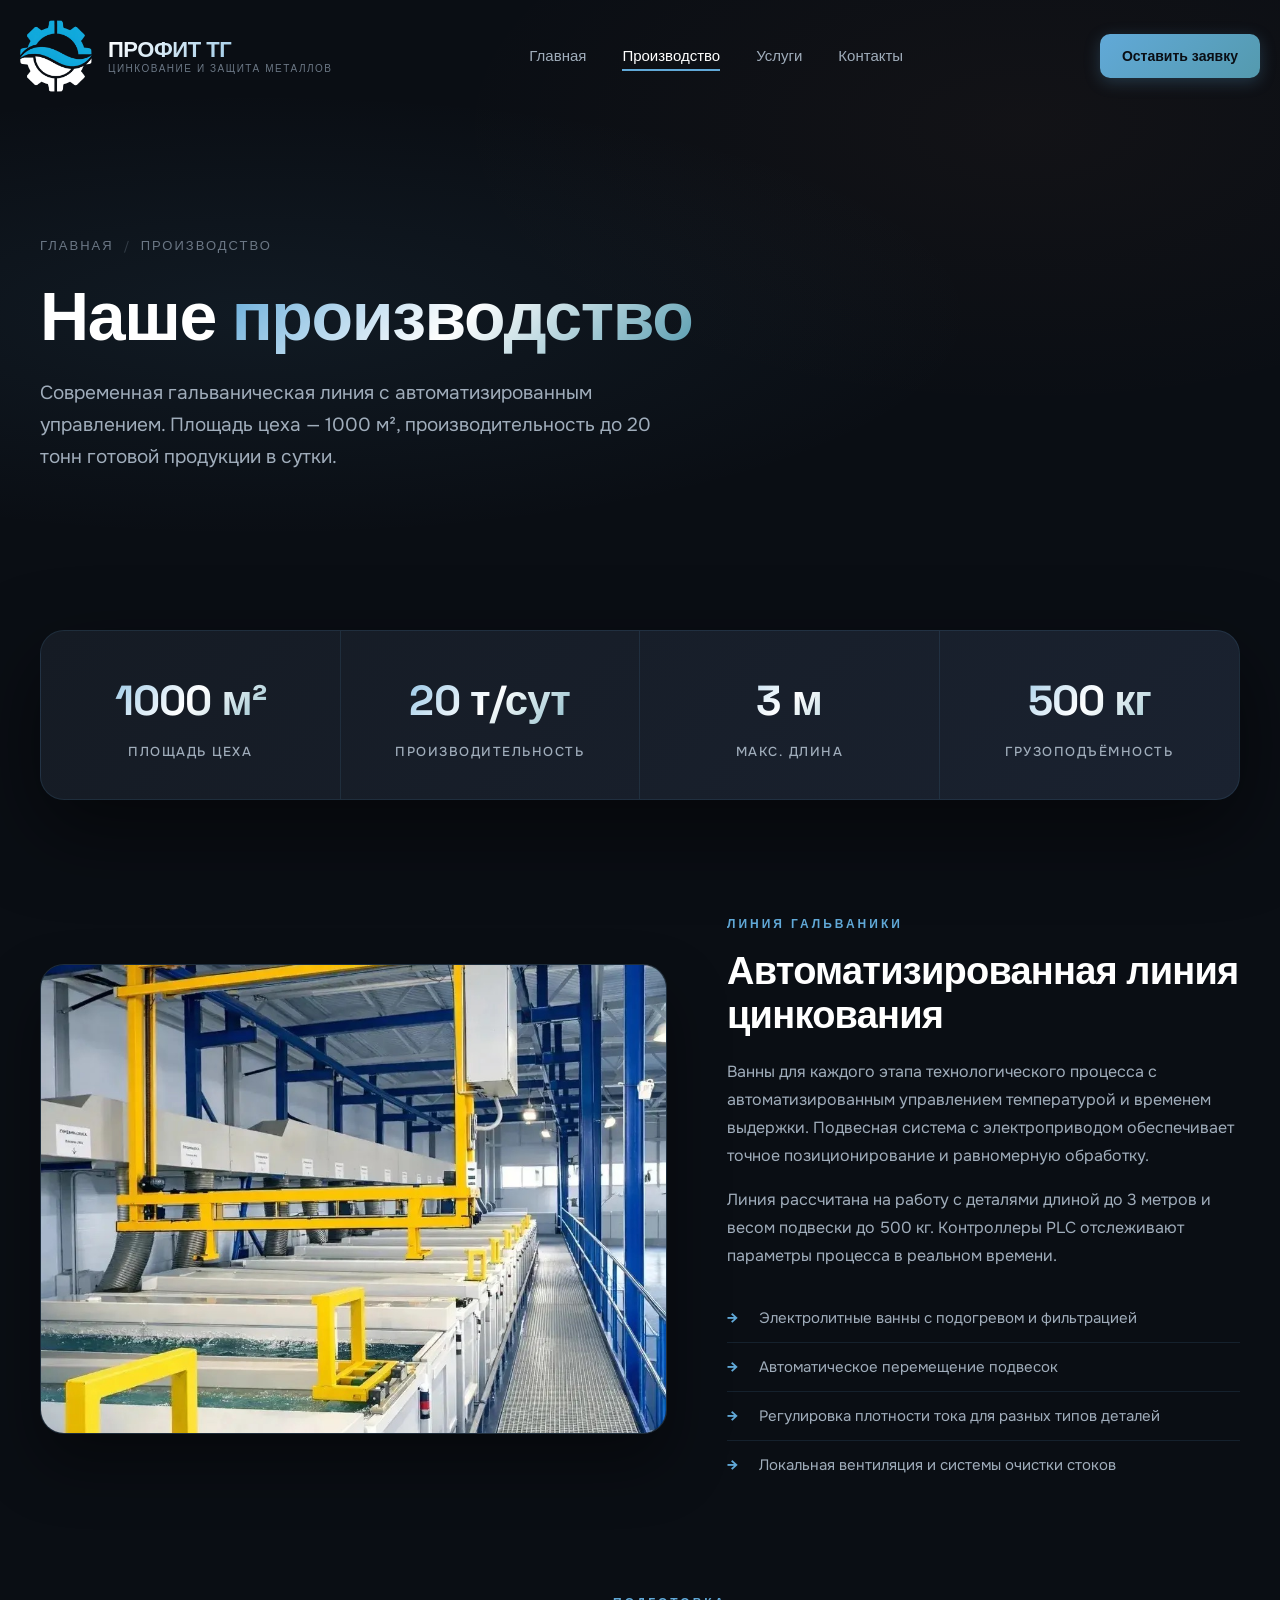
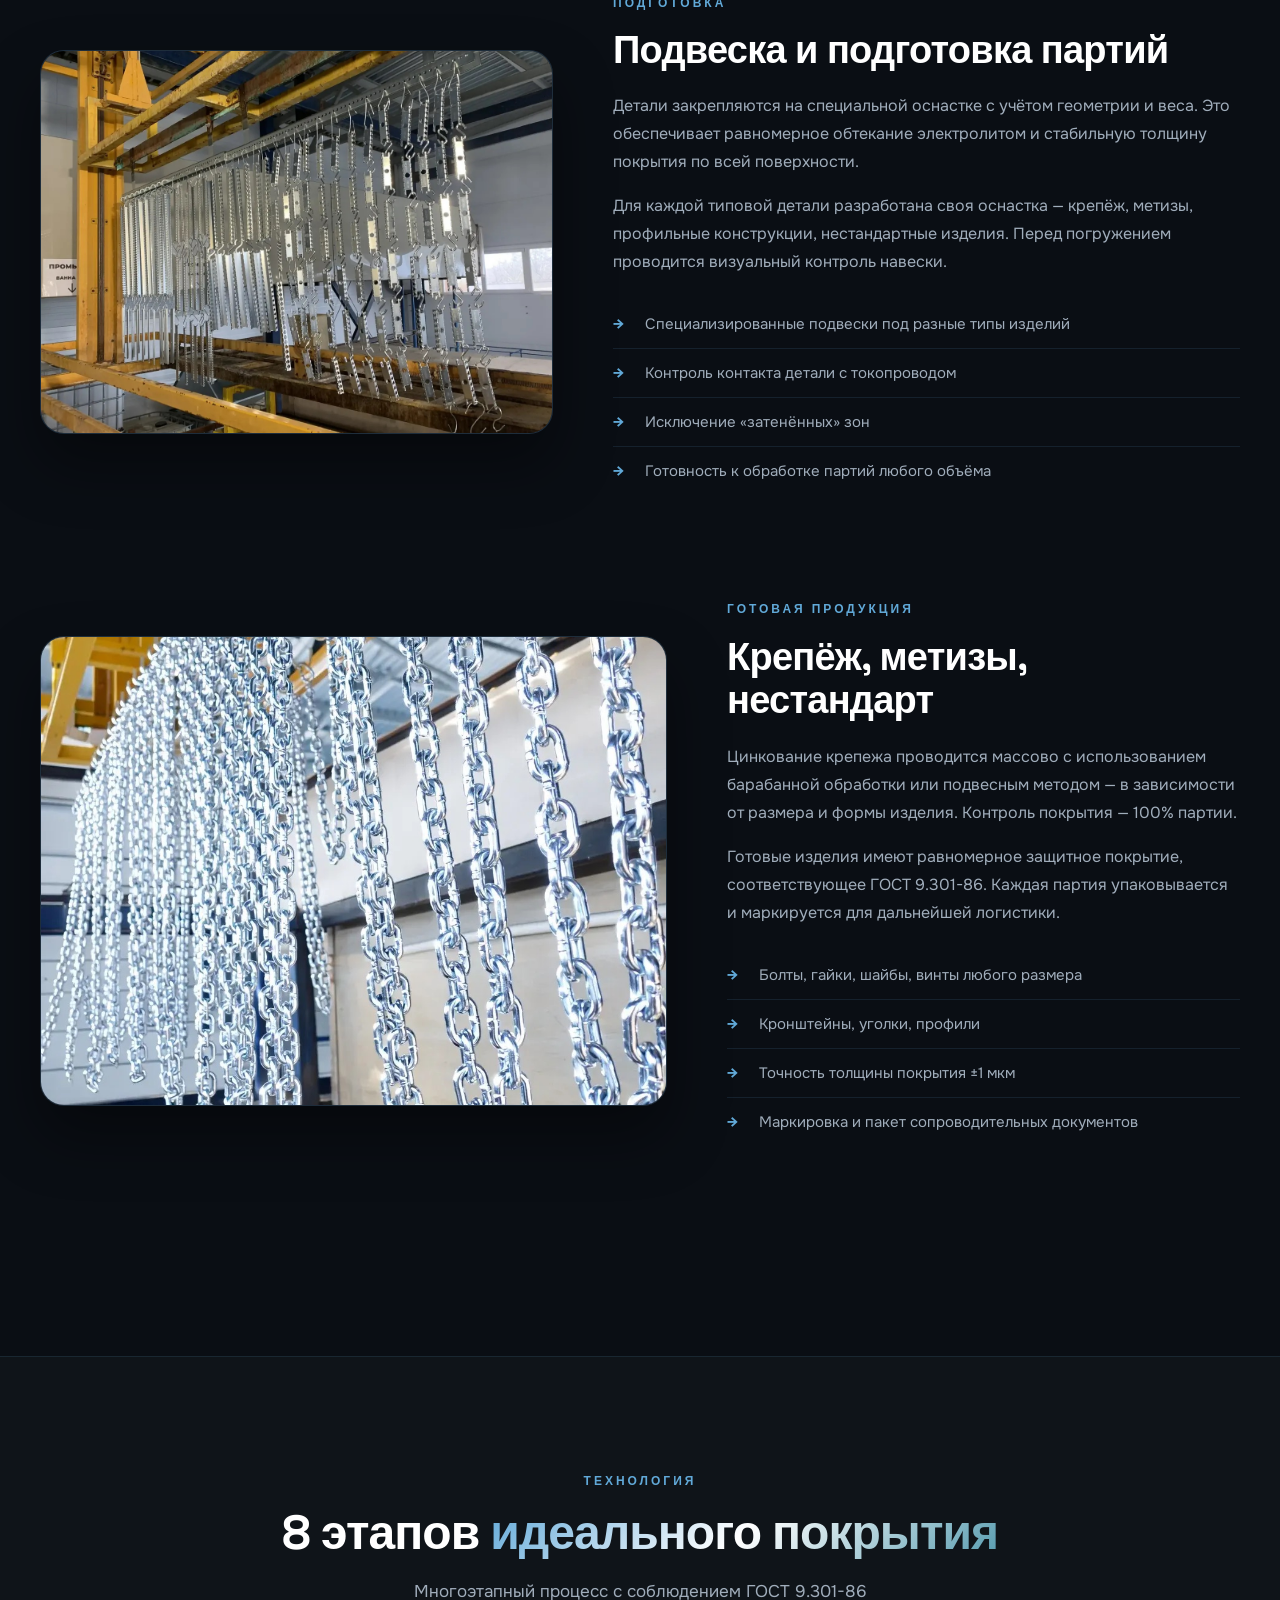
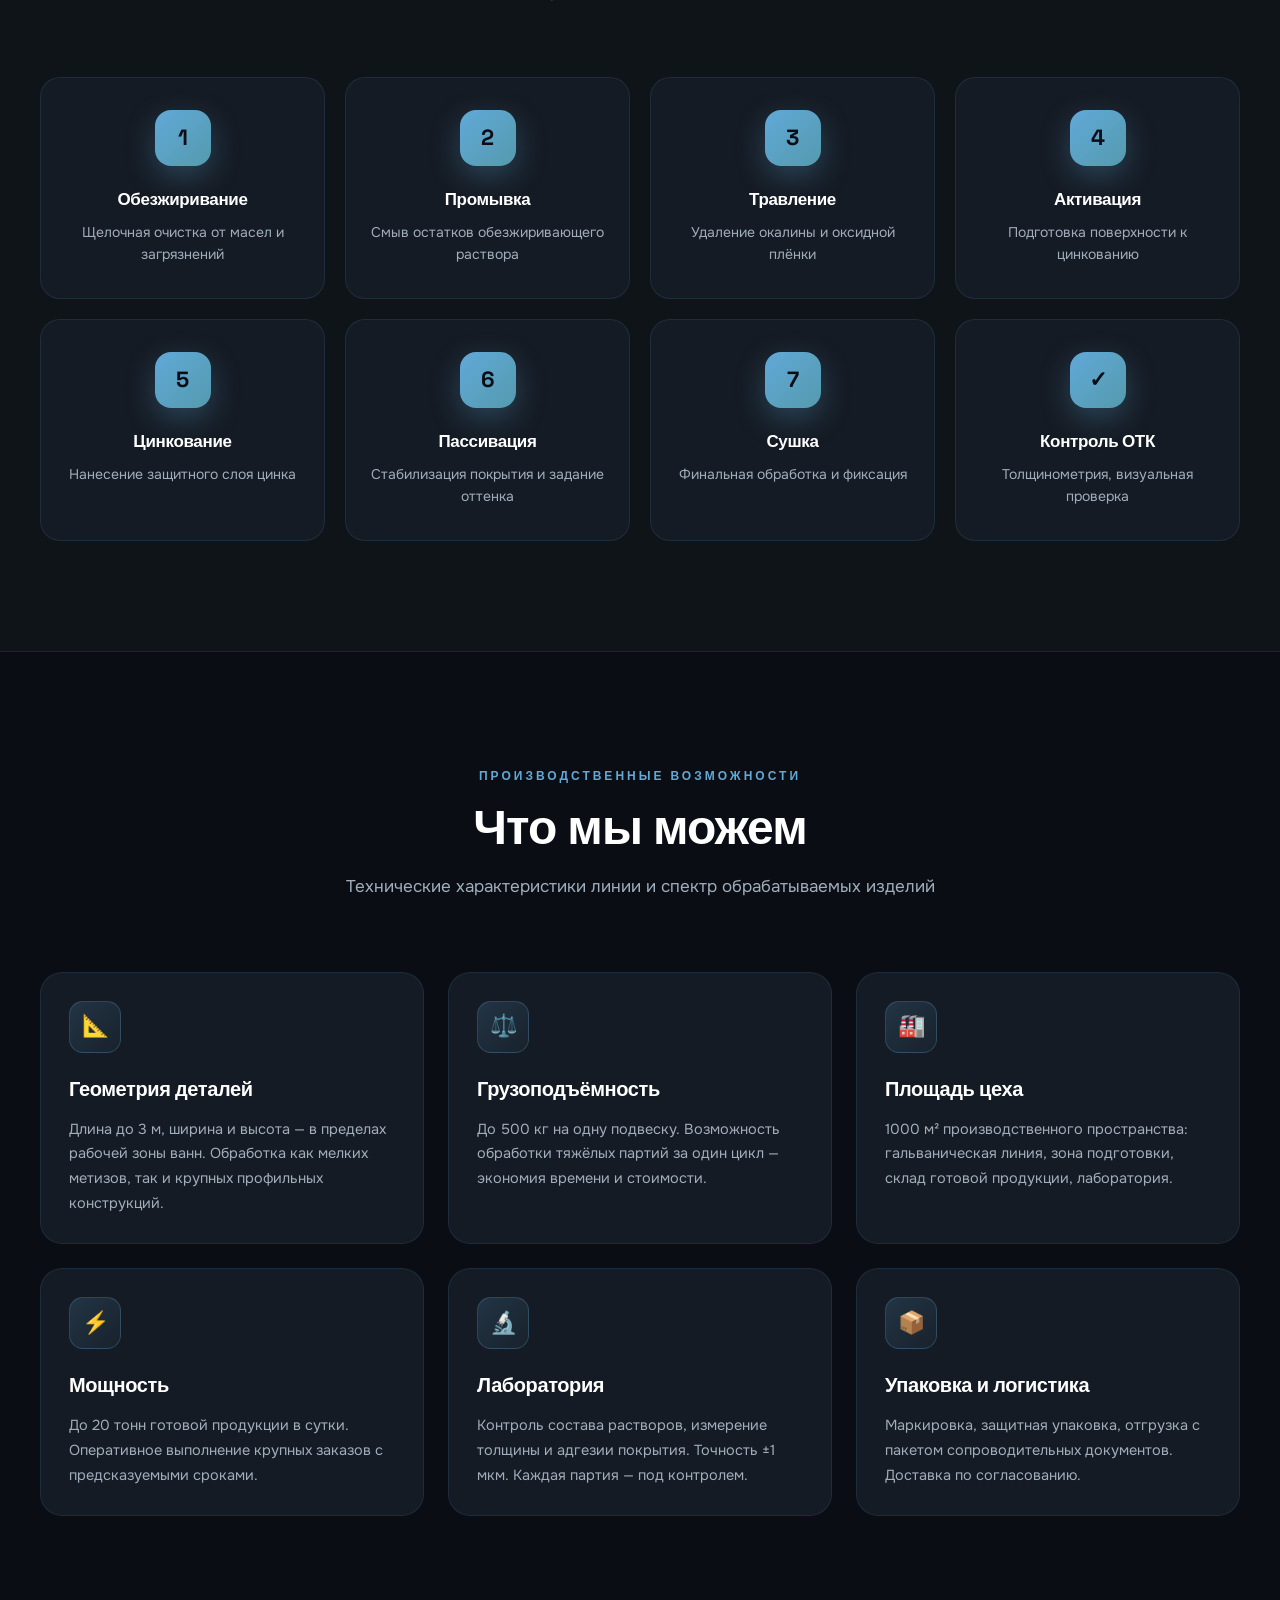
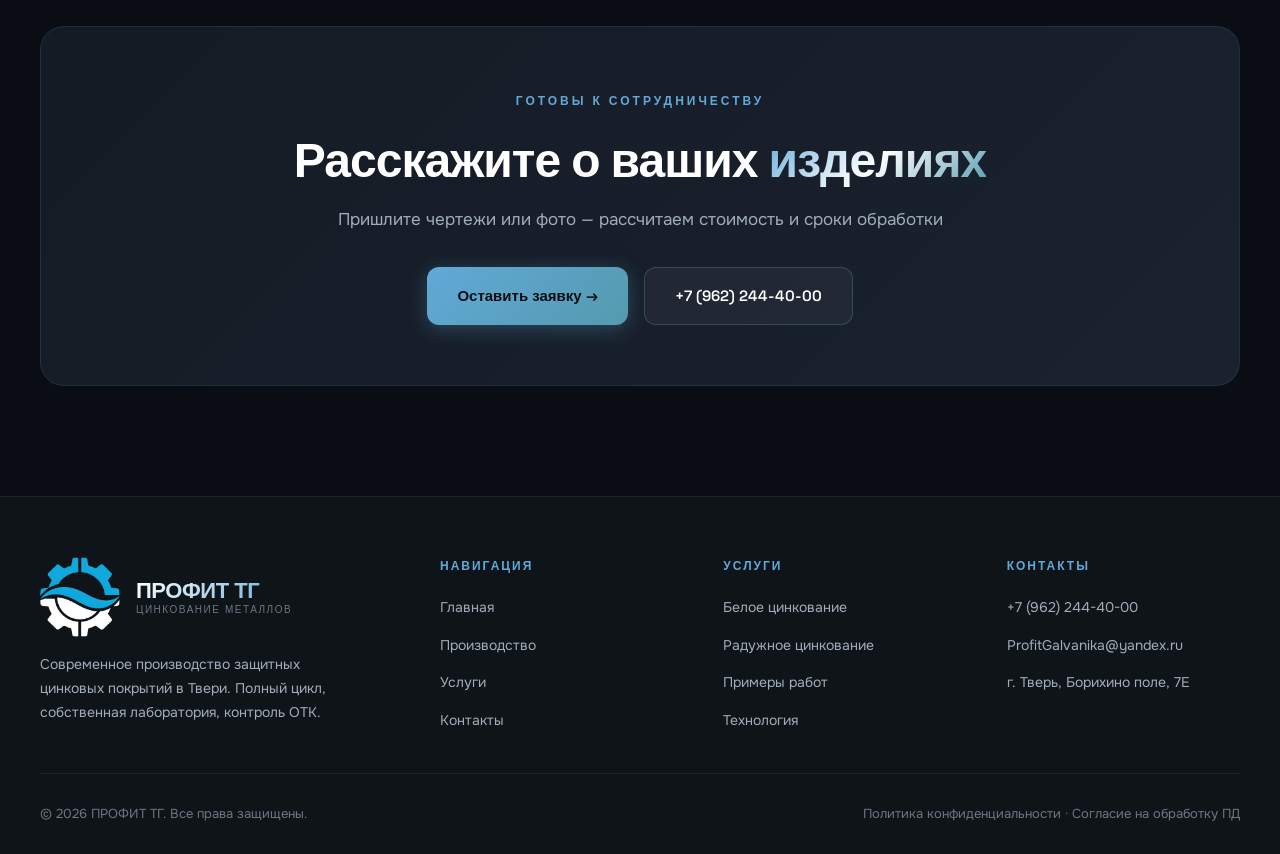
<file: production.html>
<!DOCTYPE html>
<html lang="ru">
<head>
  <meta charset="UTF-8" />
  <meta name="viewport" content="width=device-width, initial-scale=1.0" />
  <title>Производство — Профит ТГ</title>
  <meta name="description" content="Производственные мощности ПРОФИТ ТГ: современная гальваническая линия, площадь цеха 1000 м², 20 тонн в сутки." />
  <link rel="icon" type="image/png" href="assets/img/favicon.png" />
  <link rel="apple-touch-icon" href="assets/img/favicon.png" />
  <link rel="preconnect" href="https://fonts.googleapis.com" />
  <link rel="preconnect" href="https://fonts.gstatic.com" crossorigin />
  <link href="https://fonts.googleapis.com/css2?family=Space+Grotesk:wght@400;500;600;700&family=Onest:wght@300;400;500;600;700&display=swap" rel="stylesheet" />
  <link rel="stylesheet" href="assets/css/style.css" />
</head>
<body>

  <nav class="nav" id="navbar">
    <div class="nav-inner">
      <a class="brand" href="index.html">
        <img src="assets/img/logo.png" alt="Профит ТГ" />
        <span class="brand-text">
          <span class="name">ПРОФИТ ТГ</span>
          <span class="tag">Цинкование и защита металлов</span>
        </span>
      </a>
      <ul class="nav-links">
        <li><a href="index.html">Главная</a></li>
        <li><a href="production.html" class="active">Производство</a></li>
        <li><a href="services.html">Услуги</a></li>
        <li><a href="contacts.html">Контакты</a></li>
      </ul>
      <a href="contacts.html#form" class="nav-cta">Оставить заявку</a>
      <button class="mobile-menu-btn" onclick="toggleMenu()" id="menuBtn"><span></span><span></span><span></span></button>
    </div>
  </nav>

  <div class="mobile-nav" id="mobileNav">
    <a href="index.html" onclick="toggleMenu()">Главная</a>
    <a href="production.html" class="active" onclick="toggleMenu()">Производство</a>
    <a href="services.html" onclick="toggleMenu()">Услуги</a>
    <a href="contacts.html" onclick="toggleMenu()">Контакты</a>
  </div>

  <!-- Page Hero -->
  <section class="page-hero">
    <div class="page-hero-inner">
      <div class="breadcrumbs">
        <a href="index.html">Главная</a><span class="sep">/</span><span>Производство</span>
      </div>
      <h1>Наше <span class="accent" style="background:linear-gradient(135deg,var(--accent),#fff,var(--accent-secondary));-webkit-background-clip:text;background-clip:text;-webkit-text-fill-color:transparent;">производство</span></h1>
      <p>Современная гальваническая линия с автоматизированным управлением. Площадь цеха — 1000 м², производительность до 20 тонн готовой продукции в сутки.</p>
    </div>
  </section>

  <!-- Stats -->
  <div class="stats-wrap" style="padding: 0 40px;">
    <div class="stats-bar" style="margin-top:0;">
      <div class="stat-cell"><div class="num">1000 м²</div><div class="lbl">Площадь цеха</div></div>
      <div class="stat-cell"><div class="num">20 т/сут</div><div class="lbl">Производительность</div></div>
      <div class="stat-cell"><div class="num">3 м</div><div class="lbl">Макс. длина</div></div>
      <div class="stat-cell"><div class="num">500 кг</div><div class="lbl">Грузоподъёмность</div></div>
    </div>
  </div>

  <!-- Production blocks -->
  <section class="section">
    <div class="production-block reveal">
      <div class="pb-img"><img src="assets/img/banner-line.jpg" alt="Гальваническая линия" /></div>
      <div class="pb-text">
        <span class="section-label">Линия гальваники</span>
        <h3>Автоматизированная линия цинкования</h3>
        <p>Ванны для каждого этапа технологического процесса с автоматизированным управлением температурой и временем выдержки. Подвесная система с электроприводом обеспечивает точное позиционирование и равномерную обработку.</p>
        <p>Линия рассчитана на работу с деталями длиной до 3 метров и весом подвески до 500 кг. Контроллеры PLC отслеживают параметры процесса в реальном времени.</p>
        <ul>
          <li>Электролитные ванны с подогревом и фильтрацией</li>
          <li>Автоматическое перемещение подвесок</li>
          <li>Регулировка плотности тока для разных типов деталей</li>
          <li>Локальная вентиляция и системы очистки стоков</li>
        </ul>
      </div>
    </div>

    <div class="production-block reverse reveal">
      <div class="pb-img"><img src="assets/img/prod-suspension.jpg" alt="Подвеска деталей" /></div>
      <div class="pb-text">
        <span class="section-label">Подготовка</span>
        <h3>Подвеска и подготовка партий</h3>
        <p>Детали закрепляются на специальной оснастке с учётом геометрии и веса. Это обеспечивает равномерное обтекание электролитом и стабильную толщину покрытия по всей поверхности.</p>
        <p>Для каждой типовой детали разработана своя оснастка — крепёж, метизы, профильные конструкции, нестандартные изделия. Перед погружением проводится визуальный контроль навески.</p>
        <ul>
          <li>Специализированные подвески под разные типы изделий</li>
          <li>Контроль контакта детали с токопроводом</li>
          <li>Исключение «затенённых» зон</li>
          <li>Готовность к обработке партий любого объёма</li>
        </ul>
      </div>
    </div>

    <div class="production-block reveal">
      <div class="pb-img"><img src="assets/img/banner-chains.jpg" alt="Готовая продукция — цепи" /></div>
      <div class="pb-text">
        <span class="section-label">Готовая продукция</span>
        <h3>Крепёж, метизы, нестандарт</h3>
        <p>Цинкование крепежа проводится массово с использованием барабанной обработки или подвесным методом — в зависимости от размера и формы изделия. Контроль покрытия — 100% партии.</p>
        <p>Готовые изделия имеют равномерное защитное покрытие, соответствующее ГОСТ 9.301-86. Каждая партия упаковывается и маркируется для дальнейшей логистики.</p>
        <ul>
          <li>Болты, гайки, шайбы, винты любого размера</li>
          <li>Кронштейны, уголки, профили</li>
          <li>Точность толщины покрытия ±1 мкм</li>
          <li>Маркировка и пакет сопроводительных документов</li>
        </ul>
      </div>
    </div>
  </section>

  <!-- Process -->
  <section class="section" style="background: var(--bg-secondary); max-width:none; border-top:1px solid var(--border); border-bottom:1px solid var(--border);">
    <div style="max-width:var(--maxw); margin:0 auto;">
      <div class="section-header">
        <div class="section-label">Технология</div>
        <h2>8 этапов <span class="accent">идеального покрытия</span></h2>
        <p class="section-subtitle">Многоэтапный процесс с соблюдением ГОСТ 9.301-86</p>
      </div>

      <div class="process-grid">
        <div class="process-step"><div class="step-num">1</div><h4>Обезжиривание</h4><p>Щелочная очистка от масел и загрязнений</p></div>
        <div class="process-step"><div class="step-num">2</div><h4>Промывка</h4><p>Смыв остатков обезжиривающего раствора</p></div>
        <div class="process-step"><div class="step-num">3</div><h4>Травление</h4><p>Удаление окалины и оксидной плёнки</p></div>
        <div class="process-step"><div class="step-num">4</div><h4>Активация</h4><p>Подготовка поверхности к цинкованию</p></div>
        <div class="process-step"><div class="step-num">5</div><h4>Цинкование</h4><p>Нанесение защитного слоя цинка</p></div>
        <div class="process-step"><div class="step-num">6</div><h4>Пассивация</h4><p>Стабилизация покрытия и задание оттенка</p></div>
        <div class="process-step"><div class="step-num">7</div><h4>Сушка</h4><p>Финальная обработка и фиксация</p></div>
        <div class="process-step"><div class="step-num">✓</div><h4>Контроль ОТК</h4><p>Толщинометрия, визуальная проверка</p></div>
      </div>
    </div>
  </section>

  <!-- Capabilities -->
  <section class="section">
    <div class="section-header">
      <div class="section-label">Производственные возможности</div>
      <h2>Что мы можем</h2>
      <p class="section-subtitle">Технические характеристики линии и спектр обрабатываемых изделий</p>
    </div>

    <div class="cards-grid cols-3">
      <div class="card"><div class="card-body">
        <div class="card-icon">📐</div>
        <h3>Геометрия деталей</h3>
        <p>Длина до 3 м, ширина и высота — в пределах рабочей зоны ванн. Обработка как мелких метизов, так и крупных профильных конструкций.</p>
      </div></div>
      <div class="card"><div class="card-body">
        <div class="card-icon">⚖️</div>
        <h3>Грузоподъёмность</h3>
        <p>До 500 кг на одну подвеску. Возможность обработки тяжёлых партий за один цикл — экономия времени и стоимости.</p>
      </div></div>
      <div class="card"><div class="card-body">
        <div class="card-icon">🏭</div>
        <h3>Площадь цеха</h3>
        <p>1000 м² производственного пространства: гальваническая линия, зона подготовки, склад готовой продукции, лаборатория.</p>
      </div></div>
      <div class="card"><div class="card-body">
        <div class="card-icon">⚡</div>
        <h3>Мощность</h3>
        <p>До 20 тонн готовой продукции в сутки. Оперативное выполнение крупных заказов с предсказуемыми сроками.</p>
      </div></div>
      <div class="card"><div class="card-body">
        <div class="card-icon">🔬</div>
        <h3>Лаборатория</h3>
        <p>Контроль состава растворов, измерение толщины и адгезии покрытия. Точность ±1 мкм. Каждая партия — под контролем.</p>
      </div></div>
      <div class="card"><div class="card-body">
        <div class="card-icon">📦</div>
        <h3>Упаковка и логистика</h3>
        <p>Маркировка, защитная упаковка, отгрузка с пакетом сопроводительных документов. Доставка по согласованию.</p>
      </div></div>
    </div>
  </section>

  <!-- CTA -->
  <section class="section" style="text-align:center; padding-top:0;">
    <div style="background: linear-gradient(135deg, var(--bg-card), var(--bg-elevated)); border:1px solid var(--border); border-radius:24px; padding: 60px 40px;">
      <div class="section-label">Готовы к сотрудничеству</div>
      <h2 style="margin-top:8px; margin-bottom:18px;">Расскажите о ваших <span class="accent">изделиях</span></h2>
      <p class="section-subtitle" style="margin-bottom:32px;">Пришлите чертежи или фото — рассчитаем стоимость и сроки обработки</p>
      <div style="display:flex; gap:16px; justify-content:center; flex-wrap:wrap;">
        <a href="contacts.html#form" class="btn btn-primary">Оставить заявку →</a>
        <a href="tel:+79622444000" class="btn btn-secondary">+7 (962) 244-40-00</a>
      </div>
    </div>
  </section>

  <footer>
    <div class="footer-grid">
      <div class="footer-brand">
        <a class="brand" href="index.html">
          <img src="assets/img/logo.png" alt="Профит ТГ" />
          <span class="brand-text"><span class="name">ПРОФИТ ТГ</span><span class="tag">Цинкование металлов</span></span>
        </a>
        <p>Современное производство защитных цинковых покрытий в Твери. Полный цикл, собственная лаборатория, контроль ОТК.</p>
      </div>
      <div class="footer-col"><h5>Навигация</h5><ul><li><a href="index.html">Главная</a></li><li><a href="production.html">Производство</a></li><li><a href="services.html">Услуги</a></li><li><a href="contacts.html">Контакты</a></li></ul></div>
      <div class="footer-col"><h5>Услуги</h5><ul><li><a href="services.html#white">Белое цинкование</a></li><li><a href="services.html#rainbow">Радужное цинкование</a></li><li><a href="services.html#examples">Примеры работ</a></li><li><a href="production.html">Технология</a></li></ul></div>
      <div class="footer-col"><h5>Контакты</h5><ul><li><a href="tel:+79622444000">+7 (962) 244-40-00</a></li><li><a href="mailto:ProfitGalvanika@yandex.ru">ProfitGalvanika@yandex.ru</a></li><li><a href="contacts.html">г. Тверь, Борихино поле, 7Е</a></li></ul></div>
    </div>
    <div class="footer-bottom">
      <p>© <span id="year">2026</span> ПРОФИТ ТГ. Все права защищены.</p>
      <p class="footer-legal"><a href="privacy.html">Политика конфиденциальности</a> · <a href="personal.html">Согласие на обработку ПД</a></p>
    </div>
  </footer>

  <script>document.getElementById('year').textContent = new Date().getFullYear();</script>
  <script src="assets/js/main.js"></script>
</body>
</html>
</file>
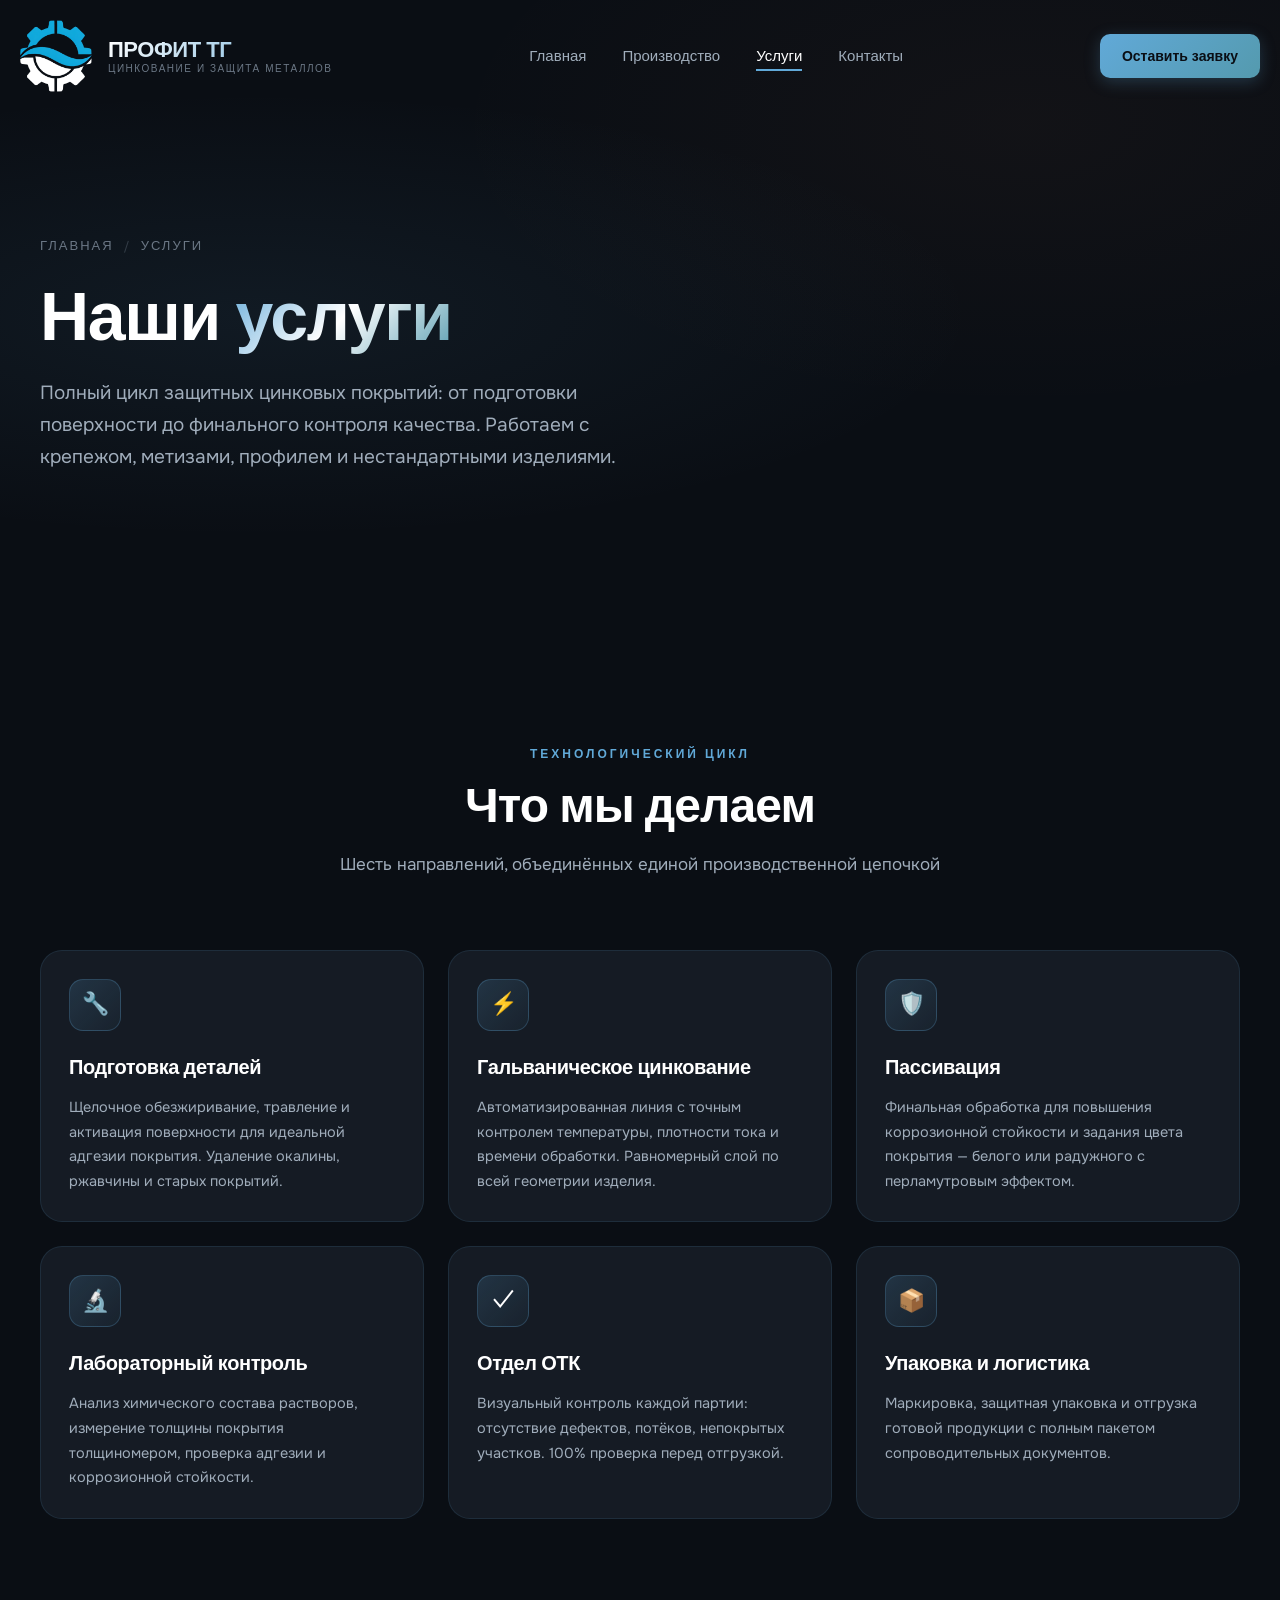
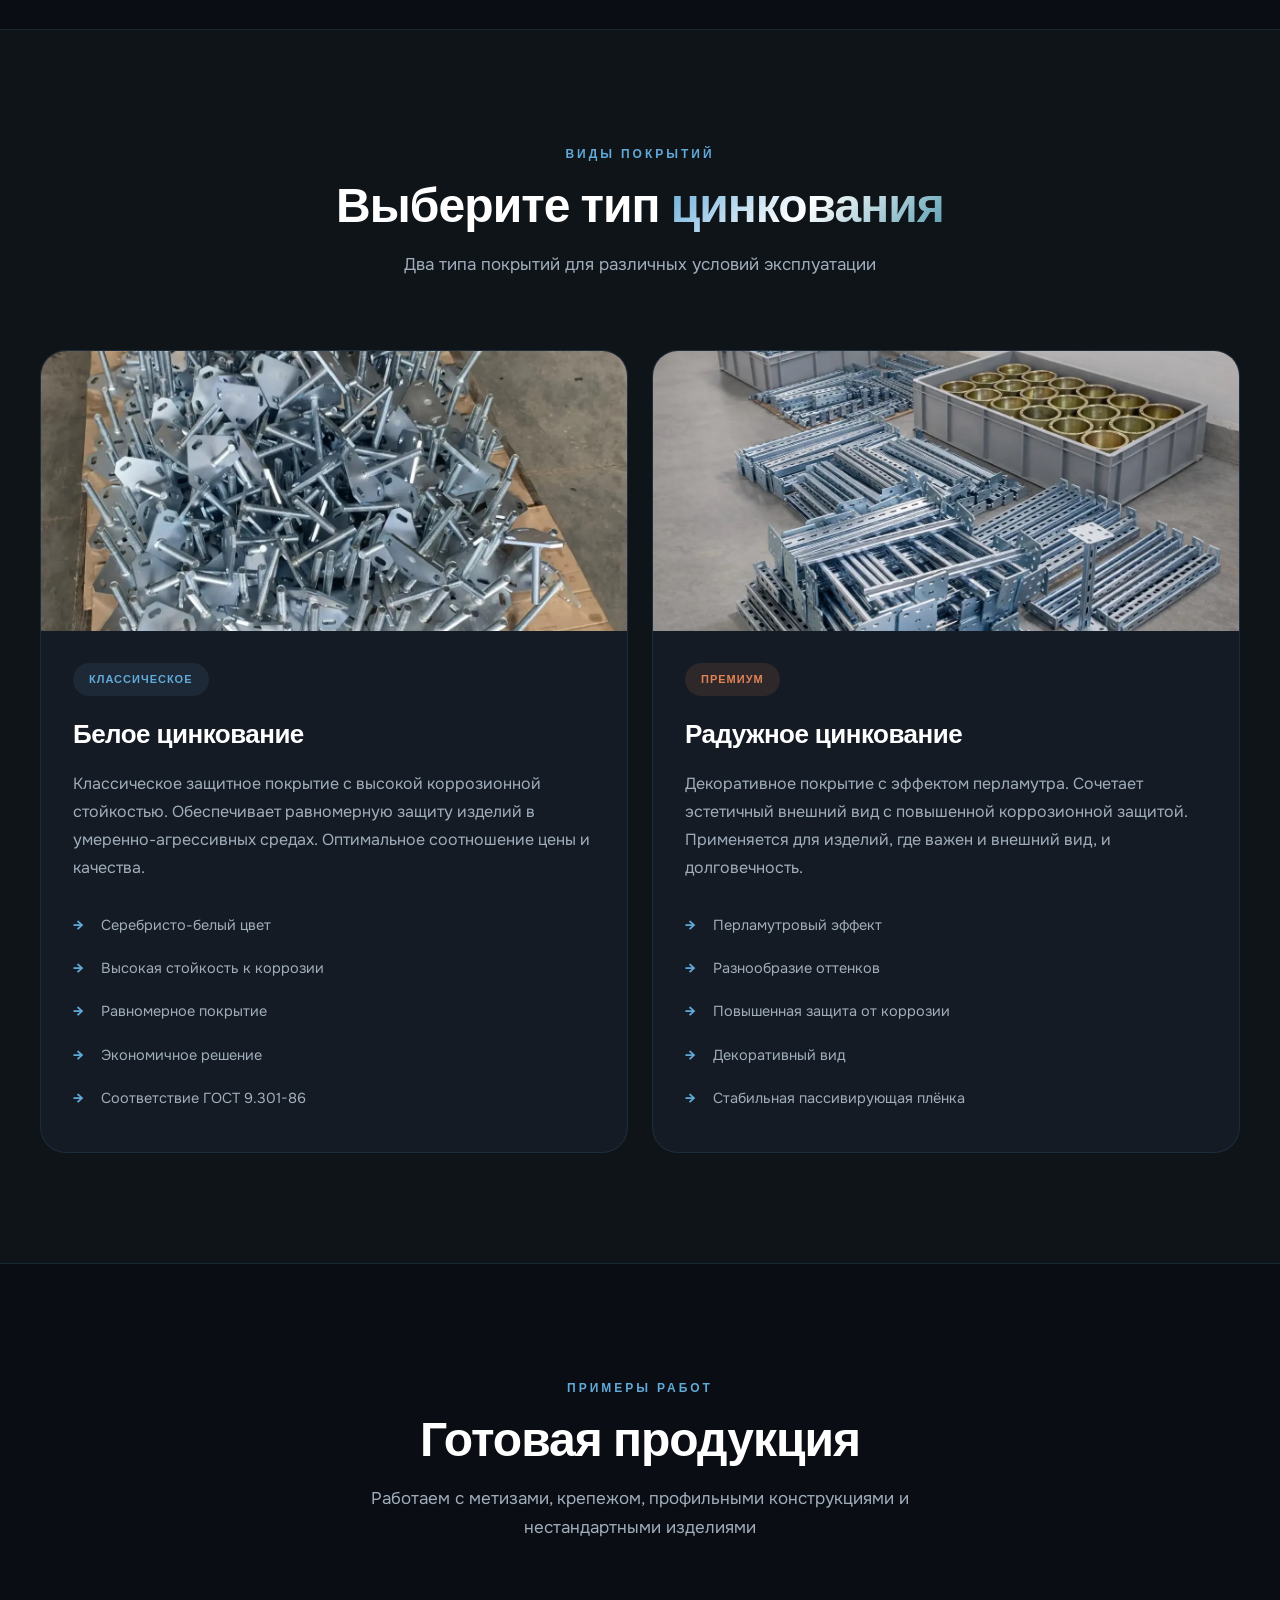
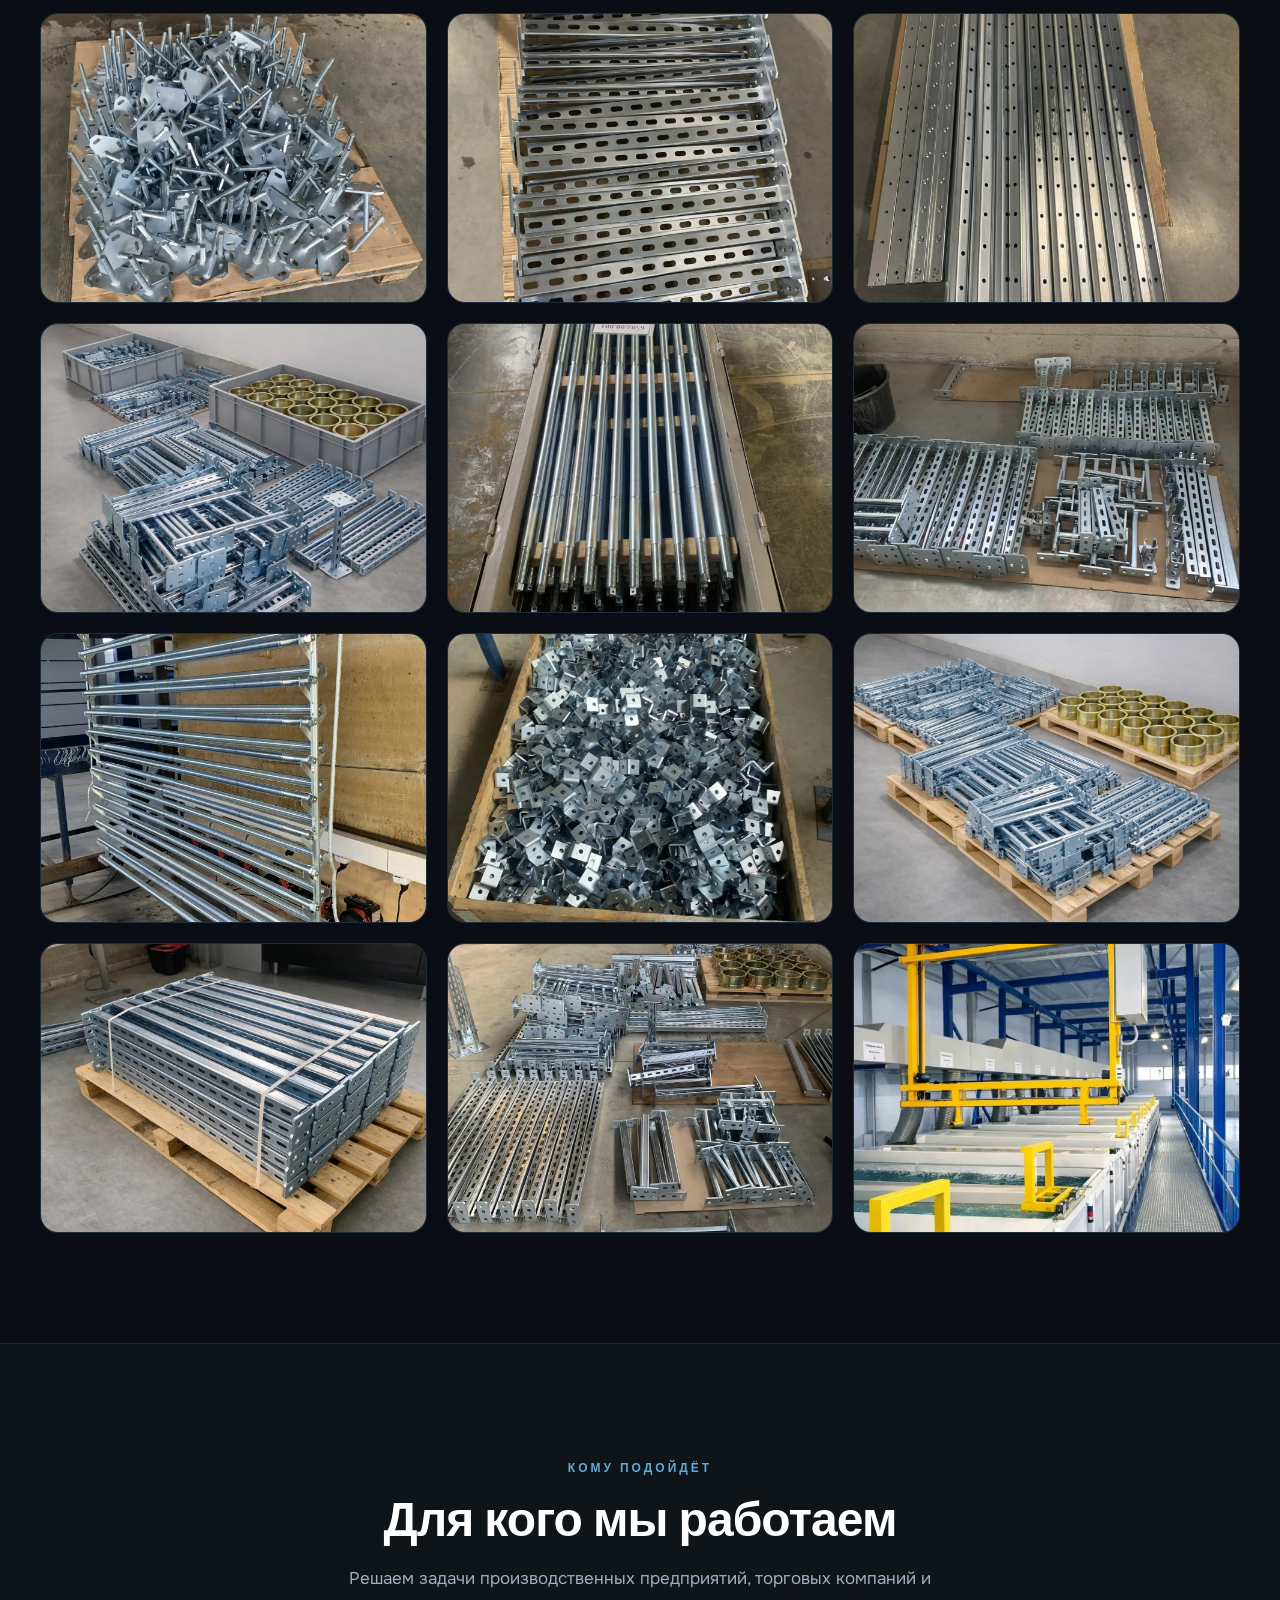
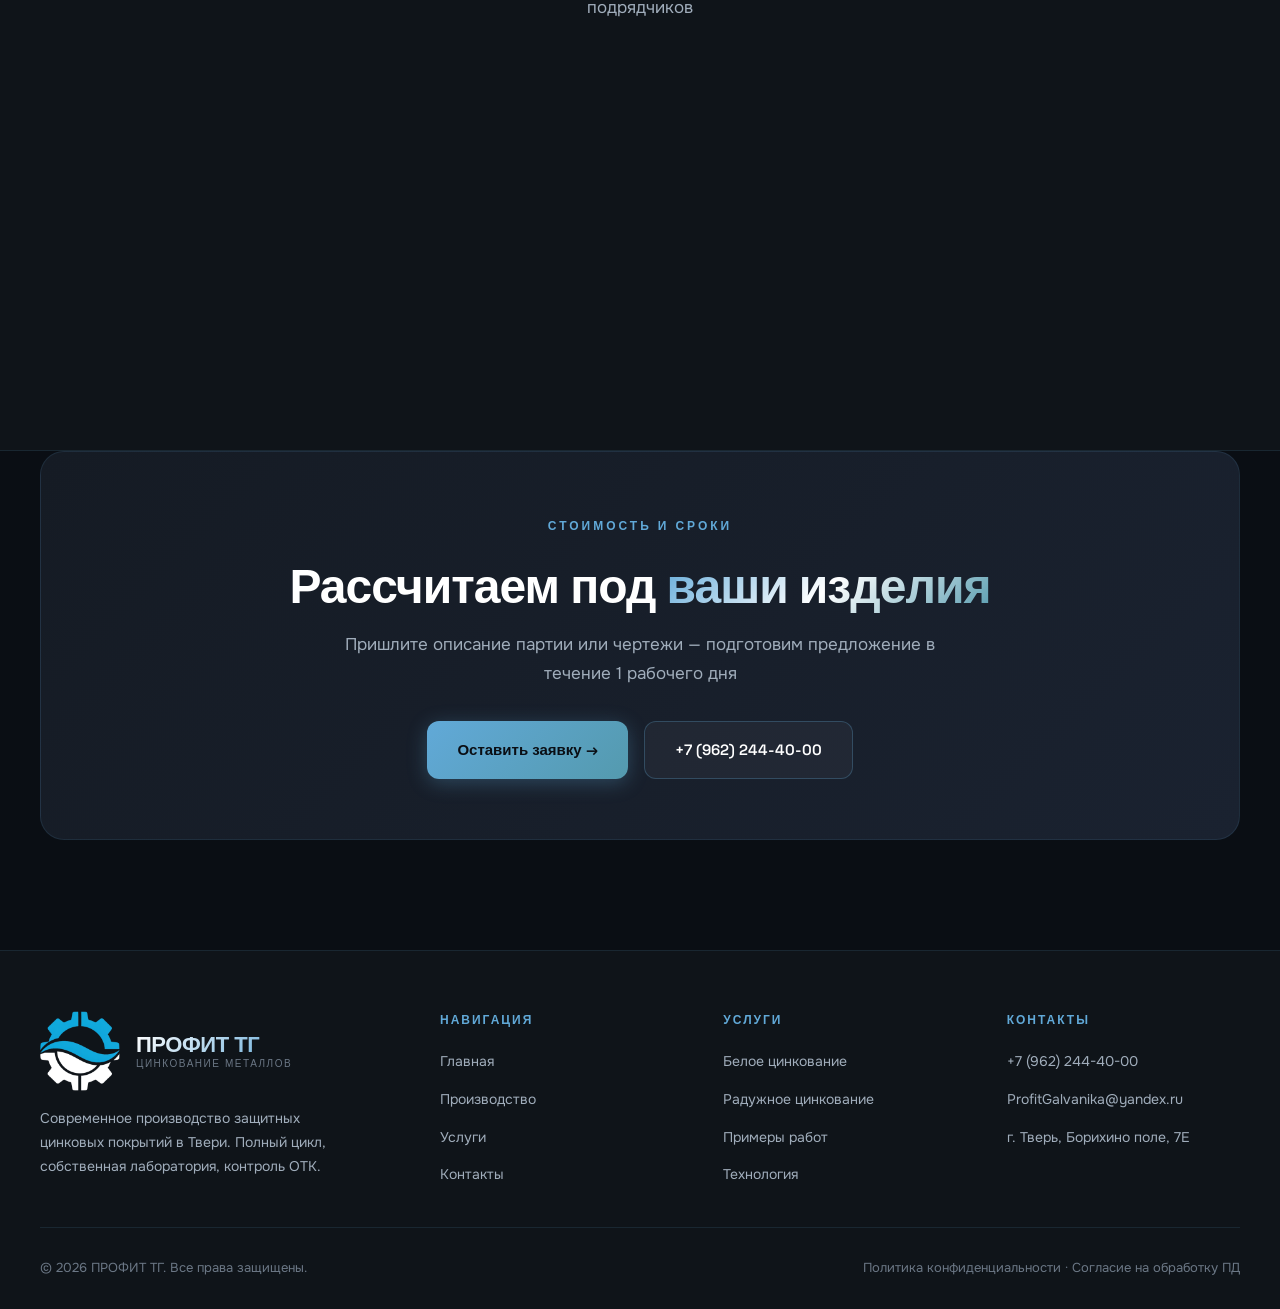
<file: services.html>
<!DOCTYPE html>
<html lang="ru">
<head>
  <meta charset="UTF-8" />
  <meta name="viewport" content="width=device-width, initial-scale=1.0" />
  <title>Услуги — Профит ТГ</title>
  <meta name="description" content="Услуги ПРОФИТ ТГ: белое и радужное цинкование, обработка крепежа, метизов, профильных конструкций. Полный технологический цикл." />
  <link rel="icon" type="image/png" href="assets/img/favicon.png" />
  <link rel="apple-touch-icon" href="assets/img/favicon.png" />
  <link rel="preconnect" href="https://fonts.googleapis.com" />
  <link rel="preconnect" href="https://fonts.gstatic.com" crossorigin />
  <link href="https://fonts.googleapis.com/css2?family=Space+Grotesk:wght@400;500;600;700&family=Onest:wght@300;400;500;600;700&display=swap" rel="stylesheet" />
  <link rel="stylesheet" href="assets/css/style.css" />
</head>
<body>

  <nav class="nav" id="navbar">
    <div class="nav-inner">
      <a class="brand" href="index.html">
        <img src="assets/img/logo.png" alt="Профит ТГ" />
        <span class="brand-text">
          <span class="name">ПРОФИТ ТГ</span>
          <span class="tag">Цинкование и защита металлов</span>
        </span>
      </a>
      <ul class="nav-links">
        <li><a href="index.html">Главная</a></li>
        <li><a href="production.html">Производство</a></li>
        <li><a href="services.html" class="active">Услуги</a></li>
        <li><a href="contacts.html">Контакты</a></li>
      </ul>
      <a href="contacts.html#form" class="nav-cta">Оставить заявку</a>
      <button class="mobile-menu-btn" onclick="toggleMenu()" id="menuBtn"><span></span><span></span><span></span></button>
    </div>
  </nav>

  <div class="mobile-nav" id="mobileNav">
    <a href="index.html" onclick="toggleMenu()">Главная</a>
    <a href="production.html" onclick="toggleMenu()">Производство</a>
    <a href="services.html" class="active" onclick="toggleMenu()">Услуги</a>
    <a href="contacts.html" onclick="toggleMenu()">Контакты</a>
  </div>

  <!-- Hero -->
  <section class="page-hero">
    <div class="page-hero-inner">
      <div class="breadcrumbs"><a href="index.html">Главная</a><span class="sep">/</span><span>Услуги</span></div>
      <h1>Наши <span style="background:linear-gradient(135deg,var(--accent),#fff,var(--accent-secondary));-webkit-background-clip:text;background-clip:text;-webkit-text-fill-color:transparent;">услуги</span></h1>
      <p>Полный цикл защитных цинковых покрытий: от подготовки поверхности до финального контроля качества. Работаем с крепежом, метизами, профилем и нестандартными изделиями.</p>
    </div>
  </section>

  <!-- Services grid -->
  <section class="section">
    <div class="section-header">
      <div class="section-label">Технологический цикл</div>
      <h2>Что мы делаем</h2>
      <p class="section-subtitle">Шесть направлений, объединённых единой производственной цепочкой</p>
    </div>

    <div class="cards-grid cols-3">
      <div class="card"><div class="card-body">
        <div class="card-icon">🔧</div>
        <h3>Подготовка деталей</h3>
        <p>Щелочное обезжиривание, травление и активация поверхности для идеальной адгезии покрытия. Удаление окалины, ржавчины и старых покрытий.</p>
      </div></div>

      <div class="card"><div class="card-body">
        <div class="card-icon">⚡</div>
        <h3>Гальваническое цинкование</h3>
        <p>Автоматизированная линия с точным контролем температуры, плотности тока и времени обработки. Равномерный слой по всей геометрии изделия.</p>
      </div></div>

      <div class="card"><div class="card-body">
        <div class="card-icon">🛡️</div>
        <h3>Пассивация</h3>
        <p>Финальная обработка для повышения коррозионной стойкости и задания цвета покрытия — белого или радужного с перламутровым эффектом.</p>
      </div></div>

      <div class="card"><div class="card-body">
        <div class="card-icon">🔬</div>
        <h3>Лабораторный контроль</h3>
        <p>Анализ химического состава растворов, измерение толщины покрытия толщиномером, проверка адгезии и коррозионной стойкости.</p>
      </div></div>

      <div class="card"><div class="card-body">
        <div class="card-icon">✓</div>
        <h3>Отдел ОТК</h3>
        <p>Визуальный контроль каждой партии: отсутствие дефектов, потёков, непокрытых участков. 100% проверка перед отгрузкой.</p>
      </div></div>

      <div class="card"><div class="card-body">
        <div class="card-icon">📦</div>
        <h3>Упаковка и логистика</h3>
        <p>Маркировка, защитная упаковка и отгрузка готовой продукции с полным пакетом сопроводительных документов.</p>
      </div></div>
    </div>
  </section>

  <!-- Coatings -->
  <section class="section" style="background: var(--bg-secondary); max-width:none; border-top:1px solid var(--border); border-bottom:1px solid var(--border);">
    <div style="max-width: var(--maxw); margin: 0 auto;">
      <div class="section-header">
        <div class="section-label">Виды покрытий</div>
        <h2>Выберите тип <span class="accent">цинкования</span></h2>
        <p class="section-subtitle">Два типа покрытий для различных условий эксплуатации</p>
      </div>

      <div class="cards-grid cols-2">
        <div class="coating-card" id="white">
          <div class="img"><img src="assets/img/gal-fasteners.jpg" alt="Белое цинкование" /></div>
          <div class="coating-body">
            <span class="coating-tag">Классическое</span>
            <h3>Белое цинкование</h3>
            <p>Классическое защитное покрытие с высокой коррозионной стойкостью. Обеспечивает равномерную защиту изделий в умеренно-агрессивных средах. Оптимальное соотношение цены и качества.</p>
            <ul class="feat-list">
              <li>Серебристо-белый цвет</li>
              <li>Высокая стойкость к коррозии</li>
              <li>Равномерное покрытие</li>
              <li>Экономичное решение</li>
              <li>Соответствие ГОСТ 9.301-86</li>
            </ul>
          </div>
        </div>

        <div class="coating-card" id="rainbow">
          <div class="img"><img src="assets/img/gal-profiles-brass.jpg" alt="Радужное цинкование" /></div>
          <div class="coating-body">
            <span class="coating-tag warm">Премиум</span>
            <h3>Радужное цинкование</h3>
            <p>Декоративное покрытие с эффектом перламутра. Сочетает эстетичный внешний вид с повышенной коррозионной защитой. Применяется для изделий, где важен и внешний вид, и долговечность.</p>
            <ul class="feat-list">
              <li>Перламутровый эффект</li>
              <li>Разнообразие оттенков</li>
              <li>Повышенная защита от коррозии</li>
              <li>Декоративный вид</li>
              <li>Стабильная пассивирующая плёнка</li>
            </ul>
          </div>
        </div>
      </div>
    </div>
  </section>

  <!-- Examples / Готовая продукция -->
  <section class="section" id="examples">
    <div class="section-header">
      <div class="section-label">Примеры работ</div>
      <h2>Готовая продукция</h2>
      <p class="section-subtitle">Работаем с метизами, крепежом, профильными конструкциями и нестандартными изделиями</p>
    </div>

    <div class="gallery-grid">
      <div class="gallery-item"><img src="assets/img/gal-fasteners.jpg" alt="Крепёж и метизы" /><div class="ov"><h4>Крепёж и метизы</h4></div></div>
      <div class="gallery-item"><img src="assets/img/gal-profiles-1.jpg" alt="Перфорированные профили" /><div class="ov"><h4>Перфорированные профили</h4></div></div>
      <div class="gallery-item"><img src="assets/img/gal-profiles-2.jpg" alt="Длинные профили" /><div class="ov"><h4>Длинные профили</h4></div></div>
      <div class="gallery-item"><img src="assets/img/gal-profiles-brass.jpg" alt="Профили и латунные кольца" /><div class="ov"><h4>Профили и латунь</h4></div></div>
      <div class="gallery-item"><img src="assets/img/gal-rods.jpg" alt="Стержни и прутки" /><div class="ov"><h4>Стержни и прутки</h4></div></div>
      <div class="gallery-item"><img src="assets/img/gal-brackets.jpg" alt="Перфорированные кронштейны" /><div class="ov"><h4>Перфорированные кронштейны</h4></div></div>
      <div class="gallery-item"><img src="assets/img/gal-tubes.jpg" alt="Длинные трубы" /><div class="ov"><h4>Трубы и стойки</h4></div></div>
      <div class="gallery-item"><img src="assets/img/gal-corners.jpg" alt="Уголки в ящике" /><div class="ov"><h4>Уголки и метизы</h4></div></div>
      <div class="gallery-item"><img src="assets/img/gal-pallets.jpg" alt="Паллеты с готовой продукцией" /><div class="ov"><h4>Готовые партии</h4></div></div>
      <div class="gallery-item"><img src="assets/img/gal-stack.jpg" alt="Стопка профилей" /><div class="ov"><h4>Стопка профилей</h4></div></div>
      <div class="gallery-item"><img src="assets/img/banner-warehouse.jpg" alt="Склад готовой продукции" /><div class="ov"><h4>Склад готовой продукции</h4></div></div>
      <div class="gallery-item"><img src="assets/img/banner-line.jpg" alt="Гальваническая линия" /><div class="ov"><h4>Гальваническая линия</h4></div></div>
    </div>
  </section>

  <!-- For whom -->
  <section class="section" style="background: var(--bg-secondary); max-width:none; border-top:1px solid var(--border); border-bottom:1px solid var(--border);">
    <div style="max-width: var(--maxw); margin: 0 auto;">
      <div class="section-header">
        <div class="section-label">Кому подойдёт</div>
        <h2>Для кого мы работаем</h2>
        <p class="section-subtitle">Решаем задачи производственных предприятий, торговых компаний и подрядчиков</p>
      </div>

      <div class="cards-grid cols-3">
        <div class="card"><div class="card-body">
          <div class="card-icon">🏗️</div>
          <h3>Строительные компании</h3>
          <p>Цинкование крепежа, кронштейнов, закладных деталей и профильных конструкций для строительных объектов.</p>
        </div></div>
        <div class="card"><div class="card-body">
          <div class="card-icon">⚙️</div>
          <h3>Машиностроение</h3>
          <p>Защитные покрытия для деталей машин и механизмов — от мелких метизов до корпусных элементов.</p>
        </div></div>
        <div class="card"><div class="card-body">
          <div class="card-icon">🛒</div>
          <h3>Торговые компании</h3>
          <p>Обработка партий метизов и крепежа для последующей реализации. Гарантируем стабильное качество от партии к партии.</p>
        </div></div>
      </div>
    </div>
  </section>

  <!-- CTA -->
  <section class="section" style="text-align:center; padding-top:0;">
    <div style="background: linear-gradient(135deg, var(--bg-card), var(--bg-elevated)); border:1px solid var(--border); border-radius:24px; padding: 60px 40px;">
      <div class="section-label">Стоимость и сроки</div>
      <h2 style="margin-top:8px; margin-bottom:18px;">Рассчитаем под <span class="accent">ваши изделия</span></h2>
      <p class="section-subtitle" style="margin-bottom:32px;">Пришлите описание партии или чертежи — подготовим предложение в течение 1 рабочего дня</p>
      <div style="display:flex; gap:16px; justify-content:center; flex-wrap:wrap;">
        <a href="contacts.html#form" class="btn btn-primary">Оставить заявку →</a>
        <a href="tel:+79622444000" class="btn btn-secondary">+7 (962) 244-40-00</a>
      </div>
    </div>
  </section>

  <footer>
    <div class="footer-grid">
      <div class="footer-brand">
        <a class="brand" href="index.html">
          <img src="assets/img/logo.png" alt="Профит ТГ" />
          <span class="brand-text"><span class="name">ПРОФИТ ТГ</span><span class="tag">Цинкование металлов</span></span>
        </a>
        <p>Современное производство защитных цинковых покрытий в Твери. Полный цикл, собственная лаборатория, контроль ОТК.</p>
      </div>
      <div class="footer-col"><h5>Навигация</h5><ul><li><a href="index.html">Главная</a></li><li><a href="production.html">Производство</a></li><li><a href="services.html">Услуги</a></li><li><a href="contacts.html">Контакты</a></li></ul></div>
      <div class="footer-col"><h5>Услуги</h5><ul><li><a href="services.html#white">Белое цинкование</a></li><li><a href="services.html#rainbow">Радужное цинкование</a></li><li><a href="services.html#examples">Примеры работ</a></li><li><a href="production.html">Технология</a></li></ul></div>
      <div class="footer-col"><h5>Контакты</h5><ul><li><a href="tel:+79622444000">+7 (962) 244-40-00</a></li><li><a href="mailto:ProfitGalvanika@yandex.ru">ProfitGalvanika@yandex.ru</a></li><li><a href="contacts.html">г. Тверь, Борихино поле, 7Е</a></li></ul></div>
    </div>
    <div class="footer-bottom">
      <p>© <span id="year">2026</span> ПРОФИТ ТГ. Все права защищены.</p>
      <p class="footer-legal"><a href="privacy.html">Политика конфиденциальности</a> · <a href="personal.html">Согласие на обработку ПД</a></p>
    </div>
  </footer>

  <script>document.getElementById('year').textContent = new Date().getFullYear();</script>
  <script src="assets/js/main.js"></script>
</body>
</html>
</file>
<file: assets/css/style.css>
/* ============================================
   ПРОФИТ ТГ — общий стиль (брендбук)
   Цвета: #61a9d8 / #549aae / #1e1e1d / #c99e41 / #e08455
   Шрифты: Space Grotesk + Onest
   ============================================ */

:root {
  --bg-primary: #0a0e14;
  --bg-secondary: #0f1419;
  --bg-card: #151b24;
  --bg-elevated: #1a2230;
  --accent: #61a9d8;
  --accent-secondary: #549aae;
  --accent-warm: #e08455;
  --accent-gold: #c99e41;
  --text-primary: #ffffff;
  --text-secondary: #a0adbb;
  --text-muted: #6b7785;
  --border: rgba(97, 169, 216, 0.12);
  --border-strong: rgba(97, 169, 216, 0.28);
  --glow: rgba(97, 169, 216, 0.3);
  --font-display: 'Space Grotesk', sans-serif;
  --font-body: 'Onest', sans-serif;
  --maxw: 1400px;
}

* { margin: 0; padding: 0; box-sizing: border-box; }
html { scroll-behavior: smooth; }
body {
  font-family: var(--font-body);
  background: var(--bg-primary);
  color: var(--text-primary);
  line-height: 1.6;
  overflow-x: hidden;
  font-weight: 400;
  -webkit-font-smoothing: antialiased;
}
h1, h2, h3, h4, h5, h6 { font-family: var(--font-display); letter-spacing: -0.02em; }
a { color: inherit; text-decoration: none; }
img { display: block; max-width: 100%; }

/* ===== Navigation ===== */
.nav {
  position: fixed; top: 0; left: 0; right: 0; z-index: 1000;
  padding: 20px 40px;
  transition: all 0.4s cubic-bezier(0.4, 0, 0.2, 1);
}
.nav.scrolled {
  background: rgba(10, 14, 20, 0.85);
  backdrop-filter: blur(20px) saturate(180%);
  -webkit-backdrop-filter: blur(20px) saturate(180%);
  border-bottom: 1px solid var(--border);
  padding: 14px 40px;
}
.nav-inner {
  max-width: var(--maxw); margin: 0 auto;
  display: flex; justify-content: space-between; align-items: center;
}
.brand { display: flex; align-items: center; gap: 16px; }
.brand img { width: 72px; height: 72px; object-fit: contain; flex-shrink: 0; }
.nav.scrolled .brand img { width: 60px; height: 60px; transition: all 0.4s; }
.brand-text {
  display: flex; flex-direction: column; line-height: 1;
  font-family: var(--font-display);
}
.brand-text .name {
  font-size: 22px; font-weight: 700; letter-spacing: -0.02em;
  background: linear-gradient(135deg, #fff 0%, var(--accent) 100%);
  -webkit-background-clip: text; background-clip: text; -webkit-text-fill-color: transparent;
}
.brand-text .tag {
  font-size: 10px; font-weight: 500; letter-spacing: 1.5px;
  color: var(--text-muted); text-transform: uppercase; margin-top: 4px;
}
.nav-links { display: flex; gap: 36px; list-style: none; }
.nav-links a {
  color: var(--text-secondary); font-size: 15px; font-weight: 500;
  position: relative; transition: color 0.3s; font-family: var(--font-display);
}
.nav-links a::before {
  content: ''; position: absolute; bottom: -6px; left: 0; width: 0; height: 2px;
  background: var(--accent);
  transition: width 0.3s cubic-bezier(0.4, 0, 0.2, 1);
}
.nav-links a:hover, .nav-links a.active { color: var(--text-primary); }
.nav-links a:hover::before, .nav-links a.active::before { width: 100%; }
.nav-cta {
  padding: 11px 22px; border-radius: 10px;
  background: linear-gradient(135deg, var(--accent), var(--accent-secondary));
  color: #0a0e14 !important; font-weight: 600; font-size: 14px;
  font-family: var(--font-display);
  transition: all 0.3s; box-shadow: 0 4px 16px rgba(97, 169, 216, 0.25);
}
.nav-cta:hover { transform: translateY(-2px); box-shadow: 0 8px 24px rgba(97, 169, 216, 0.4); }

.mobile-menu-btn {
  display: none; background: none; border: none; cursor: pointer;
  padding: 8px; z-index: 1001; border-radius: 8px;
}
.mobile-menu-btn span {
  display: block; width: 26px; height: 2px;
  background: var(--text-primary); margin: 6px 0; border-radius: 2px;
  transition: all 0.3s cubic-bezier(0.4, 0, 0.2, 1);
}
.mobile-menu-btn.active span:nth-child(1) { transform: rotate(45deg) translate(6px, 6px); }
.mobile-menu-btn.active span:nth-child(2) { opacity: 0; }
.mobile-menu-btn.active span:nth-child(3) { transform: rotate(-45deg) translate(6px, -6px); }

.mobile-nav {
  display: none; position: fixed; inset: 0;
  background: rgba(10, 14, 20, 0.98); backdrop-filter: blur(20px);
  z-index: 999; padding: 120px 40px;
  flex-direction: column; align-items: center; gap: 32px;
  opacity: 0; transition: opacity 0.4s;
}
.mobile-nav.active { display: flex; opacity: 1; }
.mobile-nav a {
  color: var(--text-primary); font-size: 28px; font-weight: 600;
  font-family: var(--font-display); transition: color 0.3s;
}
.mobile-nav a:hover, .mobile-nav a.active { color: var(--accent); }

/* ===== Layout ===== */
.section { padding: 110px 40px; max-width: var(--maxw); margin: 0 auto; }
.section-tight { padding: 80px 40px; }
.section-header { text-align: center; margin-bottom: 70px; }
.section-label {
  display: inline-block; font-family: var(--font-display);
  font-size: 12px; text-transform: uppercase; letter-spacing: 3px;
  color: var(--accent); margin-bottom: 16px; font-weight: 600;
}
.section h2 {
  font-size: clamp(30px, 4vw, 48px); font-weight: 700;
  margin-bottom: 18px; line-height: 1.1;
}
.section h2 .accent {
  background: linear-gradient(135deg, var(--accent), #fff, var(--accent-secondary));
  -webkit-background-clip: text; background-clip: text; -webkit-text-fill-color: transparent;
}
.section-subtitle {
  color: var(--text-secondary); font-size: 17px;
  max-width: 640px; margin: 0 auto; line-height: 1.7;
}

/* ===== Buttons ===== */
.btn {
  display: inline-flex; align-items: center; gap: 10px;
  padding: 16px 30px; border-radius: 12px;
  font-family: var(--font-display); font-size: 15px; font-weight: 600;
  cursor: pointer; border: none;
  transition: all 0.3s cubic-bezier(0.4, 0, 0.2, 1);
}
.btn-primary {
  background: linear-gradient(135deg, var(--accent), var(--accent-secondary));
  color: #0a0e14;
  box-shadow: 0 4px 20px rgba(97, 169, 216, 0.3);
  position: relative; overflow: hidden;
}
.btn-primary::before {
  content: ''; position: absolute; top: 0; left: -100%; width: 100%; height: 100%;
  background: linear-gradient(90deg, transparent, rgba(255,255,255,0.35), transparent);
  transition: left 0.5s;
}
.btn-primary:hover::before { left: 100%; }
.btn-primary:hover { transform: translateY(-2px); box-shadow: 0 8px 30px rgba(97, 169, 216, 0.45); }
.btn-secondary {
  background: rgba(255, 255, 255, 0.04);
  color: var(--text-primary);
  border: 1px solid var(--border-strong);
}
.btn-secondary:hover {
  border-color: var(--accent);
  background: rgba(97, 169, 216, 0.08);
  transform: translateY(-2px);
}

/* ===== Hero (общий) ===== */
.page-hero {
  min-height: 70vh; padding: 160px 40px 80px;
  position: relative; overflow: hidden;
  background:
    radial-gradient(ellipse at 20% 50%, rgba(97, 169, 216, 0.08) 0%, transparent 50%),
    radial-gradient(ellipse at 80% 20%, rgba(224, 132, 85, 0.04) 0%, transparent 40%),
    var(--bg-primary);
  display: flex; align-items: center;
}
.page-hero-inner {
  max-width: var(--maxw); margin: 0 auto; width: 100%;
  position: relative; z-index: 2;
}
.page-hero h1 {
  font-size: clamp(36px, 5.5vw, 68px); font-weight: 700;
  line-height: 1.05; margin-bottom: 24px;
}
.page-hero p {
  color: var(--text-secondary); font-size: 19px;
  max-width: 640px; line-height: 1.7;
}
.breadcrumbs {
  display: flex; gap: 10px; align-items: center;
  font-size: 13px; color: var(--text-muted);
  margin-bottom: 24px; font-family: var(--font-display);
  text-transform: uppercase; letter-spacing: 2px;
}
.breadcrumbs a { color: var(--text-muted); transition: color 0.3s; }
.breadcrumbs a:hover { color: var(--accent); }
.breadcrumbs span.sep { opacity: 0.4; }

/* ===== Главная: слайдер-баннер ===== */
.banner-slider {
  position: relative; height: 100vh; min-height: 640px; max-height: 880px;
  overflow: hidden;
  background: var(--bg-primary);
}
.slide {
  position: absolute; inset: 0;
  opacity: 0; visibility: hidden;
  transition: opacity 1.1s cubic-bezier(0.4, 0, 0.2, 1), visibility 1.1s;
  display: flex; align-items: center;
}
.slide.active { opacity: 1; visibility: visible; }
.slide-bg {
  position: absolute; inset: 0;
  background-size: cover; background-position: center;
  transform: scale(1.08);
  transition: transform 8s ease-out;
}
.slide.active .slide-bg { transform: scale(1); }
.slide-overlay {
  position: absolute; inset: 0;
  background:
    linear-gradient(90deg, rgba(10, 14, 20, 0.92) 0%, rgba(10, 14, 20, 0.55) 50%, rgba(10, 14, 20, 0.85) 100%),
    linear-gradient(180deg, rgba(10, 14, 20, 0.4) 0%, rgba(10, 14, 20, 0.7) 100%);
}
.slide-content {
  position: relative; z-index: 2;
  max-width: var(--maxw); margin: 0 auto; padding: 0 40px; width: 100%;
}
.slide-inner { max-width: 720px; }
.slide-tag {
  display: inline-flex; align-items: center; gap: 10px;
  padding: 10px 20px;
  background: rgba(97, 169, 216, 0.12);
  border: 1px solid rgba(97, 169, 216, 0.35);
  border-radius: 50px;
  font-size: 13px; color: var(--accent);
  font-family: var(--font-display); font-weight: 500;
  letter-spacing: 1px; text-transform: uppercase;
  margin-bottom: 30px;
  opacity: 0; transform: translateY(20px);
  transition: all 0.7s 0.3s cubic-bezier(0.16, 1, 0.3, 1);
}
.slide.active .slide-tag { opacity: 1; transform: translateY(0); }
.slide h2 {
  font-family: var(--font-display);
  font-size: clamp(38px, 6vw, 80px);
  font-weight: 700; line-height: 1; letter-spacing: -0.03em;
  margin-bottom: 28px;
  opacity: 0; transform: translateY(30px);
  transition: all 0.8s 0.45s cubic-bezier(0.16, 1, 0.3, 1);
}
.slide.active h2 { opacity: 1; transform: translateY(0); }
.slide h2 .accent {
  background: linear-gradient(135deg, var(--accent), #fff, var(--accent-secondary));
  -webkit-background-clip: text; background-clip: text; -webkit-text-fill-color: transparent;
}
.slide-desc {
  font-size: 19px; color: var(--text-secondary);
  max-width: 560px; line-height: 1.7; margin-bottom: 36px;
  opacity: 0; transform: translateY(30px);
  transition: all 0.8s 0.6s cubic-bezier(0.16, 1, 0.3, 1);
}
.slide.active .slide-desc { opacity: 1; transform: translateY(0); }
.slide-cta {
  opacity: 0; transform: translateY(30px);
  transition: all 0.8s 0.75s cubic-bezier(0.16, 1, 0.3, 1);
}
.slide.active .slide-cta { opacity: 1; transform: translateY(0); }

.slider-controls {
  position: absolute; bottom: 50px; left: 0; right: 0;
  z-index: 10;
  max-width: var(--maxw); margin: 0 auto;
  padding: 0 40px;
  display: flex; justify-content: space-between; align-items: center;
  pointer-events: none;
}
.slider-dots { display: flex; gap: 12px; pointer-events: auto; }
.slider-dot {
  width: 40px; height: 3px; border-radius: 2px;
  background: rgba(255, 255, 255, 0.2);
  border: none; cursor: pointer;
  transition: all 0.4s; padding: 0;
  position: relative; overflow: hidden;
}
.slider-dot::after {
  content: ''; position: absolute; inset: 0;
  background: var(--accent); transform: scaleX(0); transform-origin: left;
  transition: transform 0s;
}
.slider-dot.active { background: rgba(255, 255, 255, 0.3); }
.slider-dot.active::after {
  transform: scaleX(1);
  transition: transform 6s linear;
}
.slider-arrows { display: flex; gap: 12px; pointer-events: auto; }
.slider-arrow {
  width: 52px; height: 52px; border-radius: 50%;
  background: rgba(255, 255, 255, 0.06);
  border: 1px solid rgba(255, 255, 255, 0.15);
  color: #fff; cursor: pointer;
  display: flex; align-items: center; justify-content: center;
  transition: all 0.3s; backdrop-filter: blur(10px);
  font-size: 20px;
}
.slider-arrow:hover {
  background: var(--accent); border-color: var(--accent);
  color: #0a0e14; transform: scale(1.05);
}

/* кликабельность всего слайда */
.slide-link { position: absolute; inset: 0; z-index: 1; cursor: pointer; }

/* ===== Stats Bar ===== */
.stats-bar {
  display: grid; grid-template-columns: repeat(4, 1fr);
  gap: 0;
  background: linear-gradient(135deg, var(--bg-card), var(--bg-elevated));
  border: 1px solid var(--border);
  border-radius: 24px;
  padding: 0;
  margin-top: -60px; position: relative; z-index: 5;
  max-width: var(--maxw); margin-left: auto; margin-right: auto;
  box-shadow: 0 30px 80px rgba(0, 0, 0, 0.5);
  overflow: hidden;
}
.stat-cell {
  text-align: center; padding: 36px 24px;
  border-right: 1px solid var(--border);
  transition: background 0.3s;
}
.stat-cell:last-child { border-right: none; }
.stat-cell:hover { background: rgba(97, 169, 216, 0.05); }
.stat-cell .num {
  font-family: var(--font-display);
  font-size: 42px; font-weight: 700;
  background: linear-gradient(135deg, var(--accent), #fff, var(--accent-secondary));
  -webkit-background-clip: text; background-clip: text; -webkit-text-fill-color: transparent;
  margin-bottom: 8px; letter-spacing: -0.02em;
}
.stat-cell .lbl {
  font-size: 13px; color: var(--text-secondary);
  text-transform: uppercase; letter-spacing: 1.5px; font-weight: 500;
}

/* ===== Cards / Grids ===== */
.cards-grid { display: grid; gap: 24px; }
.cards-grid.cols-3 { grid-template-columns: repeat(3, 1fr); }
.cards-grid.cols-2 { grid-template-columns: repeat(2, 1fr); }
.cards-grid.cols-4 { grid-template-columns: repeat(4, 1fr); }

.card {
  background: var(--bg-card);
  border: 1px solid var(--border);
  border-radius: 22px;
  overflow: hidden;
  transition: all 0.5s cubic-bezier(0.4, 0, 0.2, 1);
  opacity: 0; transform: translateY(30px);
  position: relative;
}
.card.visible { opacity: 1; transform: translateY(0); }
.card:hover {
  transform: translateY(-8px);
  border-color: var(--border-strong);
  box-shadow: 0 30px 60px rgba(0, 0, 0, 0.4), 0 0 40px rgba(97, 169, 216, 0.08);
}
.card-img {
  width: 100%; height: 220px; object-fit: cover;
  transition: transform 0.6s;
  background: linear-gradient(135deg, #1a2230, #0f1419);
}
.card:hover .card-img { transform: scale(1.06); }
.card-body { padding: 28px; }
.card-icon {
  width: 52px; height: 52px;
  background: linear-gradient(135deg, rgba(97, 169, 216, 0.18), rgba(97, 169, 216, 0.05));
  border: 1px solid rgba(97, 169, 216, 0.25);
  border-radius: 14px;
  display: flex; align-items: center; justify-content: center;
  margin-bottom: 20px;
  font-size: 22px;
  transition: all 0.3s;
}
.card:hover .card-icon {
  transform: scale(1.08) rotate(-4deg);
  border-color: var(--accent);
}
.card h3 {
  font-size: 20px; margin-bottom: 12px;
  font-weight: 600;
}
.card p { color: var(--text-secondary); font-size: 14.5px; line-height: 1.7; }

/* ===== Production page specifics ===== */
.production-block {
  display: grid; grid-template-columns: 1.1fr 0.9fr;
  gap: 60px; align-items: center;
  margin-bottom: 100px;
}
.production-block.reverse { grid-template-columns: 0.9fr 1.1fr; }
.production-block.reverse .pb-text { order: 2; }
.production-block.reverse .pb-img { order: 1; }
.pb-img {
  border-radius: 24px; overflow: hidden;
  border: 1px solid var(--border);
  box-shadow: 0 30px 60px rgba(0, 0, 0, 0.4);
  aspect-ratio: 4/3; background: var(--bg-card);
}
.pb-img img { width: 100%; height: 100%; object-fit: cover; }
.pb-text h3 {
  font-size: clamp(26px, 3vw, 38px); margin-bottom: 20px;
  font-weight: 700; line-height: 1.15;
}
.pb-text p { color: var(--text-secondary); font-size: 16px; line-height: 1.75; margin-bottom: 16px; }
.pb-text ul { list-style: none; margin-top: 24px; }
.pb-text ul li {
  position: relative; padding: 12px 0 12px 32px;
  color: var(--text-secondary); font-size: 15px;
  border-bottom: 1px solid var(--border);
}
.pb-text ul li::before {
  content: '→'; position: absolute; left: 0;
  color: var(--accent); font-weight: 700;
}
.pb-text ul li:last-child { border-bottom: none; }

/* ===== Process steps ===== */
.process-grid {
  display: grid; grid-template-columns: repeat(4, 1fr);
  gap: 20px; margin-top: 40px;
}
.process-step {
  text-align: center; padding: 32px 24px;
  background: var(--bg-card);
  border: 1px solid var(--border);
  border-radius: 20px;
  transition: all 0.4s cubic-bezier(0.4, 0, 0.2, 1);
  opacity: 0; transform: translateY(30px);
  position: relative;
}
.process-step.visible { opacity: 1; transform: translateY(0); }
.process-step:hover {
  border-color: var(--accent);
  transform: translateY(-6px);
  box-shadow: 0 20px 40px rgba(97, 169, 216, 0.1);
}
.step-num {
  width: 56px; height: 56px;
  background: linear-gradient(135deg, var(--accent), var(--accent-secondary));
  border-radius: 16px;
  display: flex; align-items: center; justify-content: center;
  margin: 0 auto 20px;
  font-family: var(--font-display);
  font-weight: 700; font-size: 22px; color: #0a0e14;
  box-shadow: 0 10px 30px rgba(97, 169, 216, 0.3);
  transition: all 0.3s;
}
.process-step:hover .step-num { transform: scale(1.1) rotate(-5deg); }
.process-step h4 { font-size: 17px; margin-bottom: 8px; font-weight: 600; }
.process-step p { font-size: 14px; color: var(--text-secondary); line-height: 1.6; }

/* ===== Coatings ===== */
.coating-card { background: var(--bg-card); border: 1px solid var(--border); border-radius: 26px; overflow: hidden; transition: all 0.5s; opacity: 0; transform: translateY(30px); }
.coating-card.visible { opacity: 1; transform: translateY(0); }
.coating-card:hover { transform: translateY(-6px); box-shadow: 0 40px 80px rgba(0, 0, 0, 0.5); border-color: var(--border-strong); }
.coating-card .img { height: 280px; overflow: hidden; }
.coating-card .img img { width: 100%; height: 100%; object-fit: cover; transition: transform 0.6s; }
.coating-card:hover .img img { transform: scale(1.06); }
.coating-body { padding: 32px; }
.coating-tag { display: inline-block; padding: 8px 16px; background: rgba(97, 169, 216, 0.1); color: var(--accent); border-radius: 20px; font-size: 11px; margin-bottom: 18px; font-weight: 600; letter-spacing: 1px; text-transform: uppercase; font-family: var(--font-display); }
.coating-tag.warm { background: rgba(224, 132, 85, 0.12); color: var(--accent-warm); }
.coating-card h3 { font-size: 26px; margin-bottom: 14px; font-weight: 700; }
.coating-card > .coating-body > p { color: var(--text-secondary); line-height: 1.75; margin-bottom: 22px; }
.feat-list { list-style: none; }
.feat-list li { padding: 10px 0 10px 28px; position: relative; color: var(--text-secondary); font-size: 14.5px; }
.feat-list li::before { content: '→'; position: absolute; left: 0; color: var(--accent); font-weight: 700; }

/* ===== Contacts ===== */
.contacts-grid {
  display: grid; grid-template-columns: 1fr 1.2fr;
  gap: 50px; align-items: start;
}
.contact-list { display: flex; flex-direction: column; gap: 20px; margin-top: 36px; }
.contact-item {
  display: flex; gap: 20px; align-items: flex-start;
  padding: 24px;
  background: var(--bg-card);
  border: 1px solid var(--border);
  border-radius: 16px;
  transition: all 0.3s;
}
.contact-item:hover {
  border-color: var(--border-strong);
  transform: translateX(6px);
  background: var(--bg-elevated);
}
.contact-icon {
  width: 52px; height: 52px; flex-shrink: 0;
  background: linear-gradient(135deg, rgba(97, 169, 216, 0.18), rgba(97, 169, 216, 0.05));
  border: 1px solid rgba(97, 169, 216, 0.25);
  border-radius: 14px;
  display: flex; align-items: center; justify-content: center;
  font-size: 22px;
}
.contact-item h4 {
  font-size: 11px; color: var(--text-muted);
  margin-bottom: 6px; text-transform: uppercase;
  letter-spacing: 1.5px; font-weight: 600;
  font-family: var(--font-display);
}
.contact-item p, .contact-item a {
  font-size: 17px; color: var(--text-primary);
  font-weight: 600; transition: color 0.3s;
  font-family: var(--font-display);
}
.contact-item a:hover { color: var(--accent); }

.map-container {
  background: var(--bg-card);
  border-radius: 26px; overflow: hidden;
  height: 600px;
  border: 1px solid var(--border);
  box-shadow: 0 20px 60px rgba(0, 0, 0, 0.4);
}
.map-container iframe {
  width: 100%; height: 100%; border: none;
  filter: grayscale(60%) invert(88%) contrast(82%);
}

/* ===== Form ===== */
.form-section { background: var(--bg-secondary); border-top: 1px solid var(--border); border-bottom: 1px solid var(--border); }
.form-wrap {
  display: grid; grid-template-columns: 1fr 1.2fr;
  gap: 60px; align-items: center;
}
.form-info h2 { font-size: clamp(28px, 3.5vw, 42px); margin-bottom: 18px; line-height: 1.15; }
.form-info p { color: var(--text-secondary); font-size: 17px; line-height: 1.7; margin-bottom: 28px; }
.form-info ul { list-style: none; }
.form-info ul li { padding: 10px 0 10px 28px; position: relative; color: var(--text-secondary); }
.form-info ul li::before { content: '✓'; position: absolute; left: 0; color: var(--accent); font-weight: 700; }
.feedback-form {
  background: var(--bg-card);
  border: 1px solid var(--border);
  border-radius: 24px;
  padding: 40px;
  display: flex; flex-direction: column; gap: 18px;
}
.field { display: flex; flex-direction: column; gap: 8px; }
.field label {
  font-size: 12px; font-family: var(--font-display);
  color: var(--text-muted); text-transform: uppercase;
  letter-spacing: 1.5px; font-weight: 600;
}
.field input, .field textarea {
  background: var(--bg-primary);
  border: 1px solid var(--border);
  border-radius: 12px;
  padding: 16px 18px;
  color: var(--text-primary);
  font-family: var(--font-body); font-size: 15px;
  transition: all 0.3s;
}
.field input:focus, .field textarea:focus {
  outline: none;
  border-color: var(--accent);
  background: var(--bg-elevated);
  box-shadow: 0 0 0 4px rgba(97, 169, 216, 0.08);
}
.field textarea { resize: vertical; min-height: 110px; }
.field-row { display: grid; grid-template-columns: 1fr 1fr; gap: 18px; }
.form-consent { font-size: 12px; color: var(--text-muted); line-height: 1.6; }
.form-consent a { color: var(--accent); }

/* Checkbox согласия */
.consent-check {
  display: flex;
  gap: 12px;
  align-items: flex-start;
  cursor: pointer;
  user-select: none;
  margin-top: 4px;
}
.consent-check input[type="checkbox"] {
  position: absolute;
  opacity: 0;
  pointer-events: none;
}
.consent-box {
  width: 22px; height: 22px;
  flex-shrink: 0;
  border: 1.5px solid var(--border-strong);
  border-radius: 6px;
  background: var(--bg-primary);
  display: flex; align-items: center; justify-content: center;
  transition: all 0.25s;
  margin-top: 1px;
  position: relative;
}
.consent-box::after {
  content: '';
  width: 12px; height: 7px;
  border-left: 2px solid #0a0e14;
  border-bottom: 2px solid #0a0e14;
  transform: rotate(-45deg) scale(0);
  transition: transform 0.2s cubic-bezier(0.16, 1, 0.3, 1);
  margin-top: -2px;
}
.consent-check input[type="checkbox"]:checked + .consent-box {
  background: var(--accent);
  border-color: var(--accent);
}
.consent-check input[type="checkbox"]:checked + .consent-box::after {
  transform: rotate(-45deg) scale(1);
}
.consent-check input[type="checkbox"]:focus-visible + .consent-box {
  box-shadow: 0 0 0 4px rgba(97, 169, 216, 0.2);
}
.consent-check:hover .consent-box {
  border-color: var(--accent);
}
.consent-text {
  font-size: 12.5px;
  line-height: 1.6;
  color: var(--text-muted);
  flex: 1;
}
.consent-text a {
  color: var(--accent);
  text-decoration: underline;
  text-decoration-color: rgba(97, 169, 216, 0.4);
  text-underline-offset: 2px;
  transition: all 0.2s;
}
.consent-text a:hover {
  color: var(--text-primary);
  text-decoration-color: var(--accent);
}
.consent-text .req { color: var(--accent-warm); font-weight: 700; }
.consent-check.error .consent-box {
  border-color: var(--accent-warm);
  box-shadow: 0 0 0 4px rgba(224, 132, 85, 0.12);
}
.form-status {
  font-size: 14px; padding: 14px 18px; border-radius: 10px;
  display: none;
}
.form-status.success { display: block; background: rgba(97, 169, 216, 0.1); border: 1px solid var(--accent); color: var(--accent); }
.form-status.error { display: block; background: rgba(224, 132, 85, 0.1); border: 1px solid var(--accent-warm); color: var(--accent-warm); }

/* ===== Gallery ===== */
.gallery-grid { display: grid; grid-template-columns: repeat(3, 1fr); gap: 20px; }
.gallery-item {
  position: relative; border-radius: 18px; overflow: hidden;
  aspect-ratio: 4/3; border: 1px solid var(--border);
  background: var(--bg-card);
  opacity: 0; transform: scale(0.95);
  transition: all 0.5s cubic-bezier(0.4, 0, 0.2, 1);
}
.gallery-item.visible { opacity: 1; transform: scale(1); }
.gallery-item img { width: 100%; height: 100%; object-fit: cover; transition: transform 0.6s; }
.gallery-item:hover img { transform: scale(1.08); }
.gallery-item .ov {
  position: absolute; bottom: 0; left: 0; right: 0;
  padding: 24px;
  background: linear-gradient(to top, rgba(10, 14, 20, 0.95), transparent);
  transform: translateY(100%);
  transition: transform 0.4s cubic-bezier(0.4, 0, 0.2, 1);
}
.gallery-item:hover .ov { transform: translateY(0); }
.gallery-item .ov h4 { font-size: 15px; color: var(--accent); font-family: var(--font-display); }

/* ===== Footer ===== */
footer {
  padding: 60px 40px 30px;
  border-top: 1px solid var(--border);
  background: var(--bg-secondary);
}
.footer-grid {
  max-width: var(--maxw); margin: 0 auto;
  display: grid; grid-template-columns: 1.5fr 1fr 1fr 1fr;
  gap: 50px;
  padding-bottom: 40px;
  border-bottom: 1px solid var(--border);
}
.footer-brand { display: flex; flex-direction: column; gap: 16px; }
.footer-brand .brand img { width: 80px; height: 80px; }
.footer-brand p { color: var(--text-secondary); font-size: 14px; line-height: 1.7; max-width: 320px; }
.footer-col h5 {
  font-family: var(--font-display);
  font-size: 12px; text-transform: uppercase;
  letter-spacing: 2px; color: var(--accent);
  margin-bottom: 18px; font-weight: 600;
}
.footer-col ul { list-style: none; display: flex; flex-direction: column; gap: 12px; }
.footer-col a { color: var(--text-secondary); font-size: 14px; transition: color 0.3s; }
.footer-col a:hover { color: var(--accent); }
.footer-bottom {
  max-width: var(--maxw); margin: 30px auto 0;
  display: flex; justify-content: space-between; align-items: center;
  color: var(--text-muted); font-size: 13px;
  gap: 20px; flex-wrap: wrap;
}
.footer-legal a {
  color: var(--text-muted);
  transition: color 0.3s;
}
.footer-legal a:hover { color: var(--accent); }

/* ===== Animations ===== */
@keyframes fadeUp { from { opacity: 0; transform: translateY(20px); } to { opacity: 1; transform: translateY(0); } }
.fade-in { animation: fadeUp 0.8s cubic-bezier(0.16, 1, 0.3, 1) both; }

/* ===== Responsive ===== */
@media (max-width: 1024px) {
  .nav-links, .nav-cta { display: none; }
  .mobile-menu-btn { display: block; }
  .cards-grid.cols-3, .cards-grid.cols-4 { grid-template-columns: repeat(2, 1fr); }
  .production-block, .production-block.reverse { grid-template-columns: 1fr; gap: 30px; }
  .production-block.reverse .pb-text, .production-block.reverse .pb-img { order: initial; }
  .process-grid { grid-template-columns: repeat(2, 1fr); }
  .stats-bar { grid-template-columns: repeat(2, 1fr); }
  .stat-cell:nth-child(2) { border-right: none; }
  .stat-cell:nth-child(1), .stat-cell:nth-child(2) { border-bottom: 1px solid var(--border); }
  .contacts-grid, .form-wrap { grid-template-columns: 1fr; gap: 40px; }
  .footer-grid { grid-template-columns: 1fr 1fr; gap: 30px; }
  .gallery-grid { grid-template-columns: repeat(2, 1fr); }
}
/* ===== Tablet / small laptop ===== */
@media (max-width: 768px) {
  /* Nav */
  .nav, .nav.scrolled { padding: 12px 18px; }
  .brand { gap: 12px; }
  .brand img, .nav.scrolled .brand img { width: 44px; height: 44px; }
  .brand-text .name { font-size: 18px; }
  .brand-text .tag { display: none; }
  .mobile-menu-btn { padding: 6px; }
  .mobile-nav { padding: 100px 24px 40px; gap: 24px; }
  .mobile-nav a { font-size: 26px; }

  /* Sections */
  .section { padding: 64px 18px; }
  .section-header { margin-bottom: 50px; }
  .section h2 { font-size: 28px; line-height: 1.15; margin-bottom: 14px; }
  .section-subtitle { font-size: 15px; }
  .section-label { font-size: 11px; letter-spacing: 2px; }

  /* Page hero */
  .page-hero { padding: 120px 18px 56px; min-height: auto; }
  .page-hero h1 { font-size: 36px; line-height: 1.08; margin-bottom: 18px; }
  .page-hero p { font-size: 16px; }
  .breadcrumbs { font-size: 11px; letter-spacing: 1.5px; margin-bottom: 18px; }

  /* Banner slider */
  .banner-slider { min-height: 92vh; height: 92vh; max-height: none; padding-bottom: 0; }
  .slide { min-height: 92vh; align-items: flex-end; padding-bottom: 110px; }
  .slide-content { padding: 0 20px; }
  .slide-overlay {
    background:
      linear-gradient(180deg, rgba(10,14,20,0.5) 0%, rgba(10,14,20,0.85) 60%, rgba(10,14,20,0.95) 100%);
  }
  .slide-tag { font-size: 11px; padding: 8px 16px; margin-bottom: 20px; letter-spacing: 0.5px; }
  .slide h2 { font-size: 38px; line-height: 1.05; margin-bottom: 18px; }
  .slide-desc { font-size: 15px; margin-bottom: 24px; }
  .slide-cta .btn { padding: 14px 24px; font-size: 14px; }
  .slider-controls { padding: 0 20px; bottom: 28px; }
  .slider-arrows { display: none; }
  .slider-dot { width: 30px; height: 3px; }

  /* Stats */
  .stats-wrap { padding: 24px 18px 0; }
  .stats-bar { grid-template-columns: 1fr 1fr; margin-top: 0; border-radius: 18px; }
  .stat-cell { padding: 22px 14px; border-right: 1px solid var(--border); border-bottom: 1px solid var(--border); }
  .stat-cell:nth-child(2n) { border-right: none; }
  .stat-cell:nth-child(3), .stat-cell:nth-child(4) { border-bottom: none; }
  .stat-cell:last-child { border-bottom: none; border-right: none; }
  .stat-cell .num { font-size: 26px; margin-bottom: 4px; }
  .stat-cell .lbl { font-size: 11px; letter-spacing: 1px; }

  /* Cards */
  .cards-grid.cols-2, .cards-grid.cols-3, .cards-grid.cols-4 { grid-template-columns: 1fr; gap: 16px; }
  .card-body { padding: 24px; }
  .card-img { height: 200px; }
  .card h3 { font-size: 19px; }

  /* Process */
  .process-grid { grid-template-columns: 1fr 1fr; gap: 14px; margin-top: 28px; }
  .process-step { padding: 24px 16px; }
  .step-num { width: 48px; height: 48px; font-size: 18px; margin-bottom: 14px; border-radius: 14px; }
  .process-step h4 { font-size: 16px; }
  .process-step p { font-size: 13px; }

  /* Production blocks */
  .production-block, .production-block.reverse {
    grid-template-columns: 1fr; gap: 24px; margin-bottom: 60px;
  }
  .production-block.reverse .pb-text, .production-block.reverse .pb-img { order: initial; }
  .pb-img { border-radius: 18px; aspect-ratio: 4/3; }
  .pb-text h3 { font-size: 24px; margin-bottom: 14px; }
  .pb-text p { font-size: 15px; }
  .pb-text ul li { font-size: 14px; padding: 10px 0 10px 26px; }

  /* Coatings */
  .coating-card { border-radius: 22px; }
  .coating-card .img { height: 220px; }
  .coating-body { padding: 26px; }
  .coating-card h3 { font-size: 22px; }
  .coating-card > .coating-body > p { font-size: 14.5px; }

  /* Gallery */
  .gallery-grid { grid-template-columns: 1fr 1fr; gap: 12px; }
  .gallery-item { border-radius: 14px; }
  .gallery-item .ov { padding: 14px; transform: translateY(0); background: linear-gradient(to top, rgba(10,14,20,0.92) 30%, transparent); }
  .gallery-item .ov h4 { font-size: 12px; }

  /* Contacts */
  .contacts-grid, .form-wrap { grid-template-columns: 1fr; gap: 32px; }
  .contact-list { gap: 14px; margin-top: 28px; }
  .contact-item { padding: 18px; gap: 14px; }
  .contact-item:hover { transform: none; }
  .contact-icon { width: 44px; height: 44px; font-size: 18px; border-radius: 12px; }
  .contact-item h4 { font-size: 10px; }
  .contact-item p, .contact-item a { font-size: 15px; word-break: break-word; }
  .map-container { height: 320px; border-radius: 20px; }

  /* Form */
  .feedback-form { padding: 24px; border-radius: 20px; gap: 14px; }
  .field input, .field textarea { padding: 14px 16px; font-size: 15px; border-radius: 10px; }
  .field-row { grid-template-columns: 1fr; gap: 14px; }
  .field label { font-size: 11px; }
  .form-info ul li { font-size: 14px; }

  /* Buttons */
  .btn { padding: 14px 22px; font-size: 14px; width: 100%; justify-content: center; }
  .hero-buttons, .slide-cta { width: 100%; }
  .nav-cta { display: none; }

  /* Footer */
  .footer-grid { grid-template-columns: 1fr; gap: 36px; padding-bottom: 32px; }
  .footer-brand .brand img { width: 56px; height: 56px; }
  .footer-bottom { flex-direction: column; gap: 12px; text-align: center; font-size: 12px; }
  footer { padding: 50px 20px 24px; }

  /* CTA boxes (cards с фоном внутри section) */
  .section > div[style*="background: linear-gradient"] { padding: 40px 24px !important; border-radius: 20px; }
}

/* ===== Phone (small) ===== */
@media (max-width: 480px) {
  .nav, .nav.scrolled { padding: 10px 14px; }
  .brand { gap: 10px; }
  .brand img, .nav.scrolled .brand img { width: 40px; height: 40px; }
  .brand-text .name { font-size: 16px; }

  .section { padding: 56px 16px; }
  .section h2 { font-size: 25px; }
  .section-header { margin-bottom: 40px; }

  .page-hero { padding: 110px 16px 48px; }
  .page-hero h1 { font-size: 30px; }
  .page-hero p { font-size: 15px; }

  .banner-slider, .slide { min-height: 88vh; height: 88vh; }
  .slide { padding-bottom: 90px; }
  .slide-tag { font-size: 10px; padding: 7px 14px; margin-bottom: 16px; }
  .slide h2 { font-size: 32px; margin-bottom: 14px; }
  .slide-desc { font-size: 14px; margin-bottom: 20px; }
  .slider-controls { bottom: 22px; padding: 0 16px; }
  .slider-dot { width: 24px; }

  .stats-wrap { padding: 20px 16px 0; }
  .stats-bar { grid-template-columns: 1fr; margin-top: 0; border-radius: 16px; }
  .stat-cell { border-right: none !important; border-bottom: 1px solid var(--border) !important; padding: 20px 16px; }
  .stat-cell:last-child { border-bottom: none !important; }
  .stat-cell .num { font-size: 28px; }

  .process-grid { grid-template-columns: 1fr; }
  .gallery-grid { grid-template-columns: 1fr; gap: 12px; }

  .pb-text h3 { font-size: 22px; }
  .coating-card .img { height: 190px; }
  .coating-card h3 { font-size: 20px; }
  .coating-body { padding: 22px; }

  .contact-item p, .contact-item a { font-size: 14px; }
  .map-container { height: 280px; }
  .feedback-form { padding: 20px; }

  .footer-brand .brand img { width: 48px; height: 48px; }
  footer { padding: 44px 16px 20px; }

  .section > div[style*="background: linear-gradient"] { padding: 34px 18px !important; }
}

/* iOS safe-area + предотвращение горизонтального скролла */
@supports (padding: max(0px)) {
  .nav, .nav.scrolled { padding-left: max(20px, env(safe-area-inset-left)); padding-right: max(20px, env(safe-area-inset-right)); }
}
</file>
